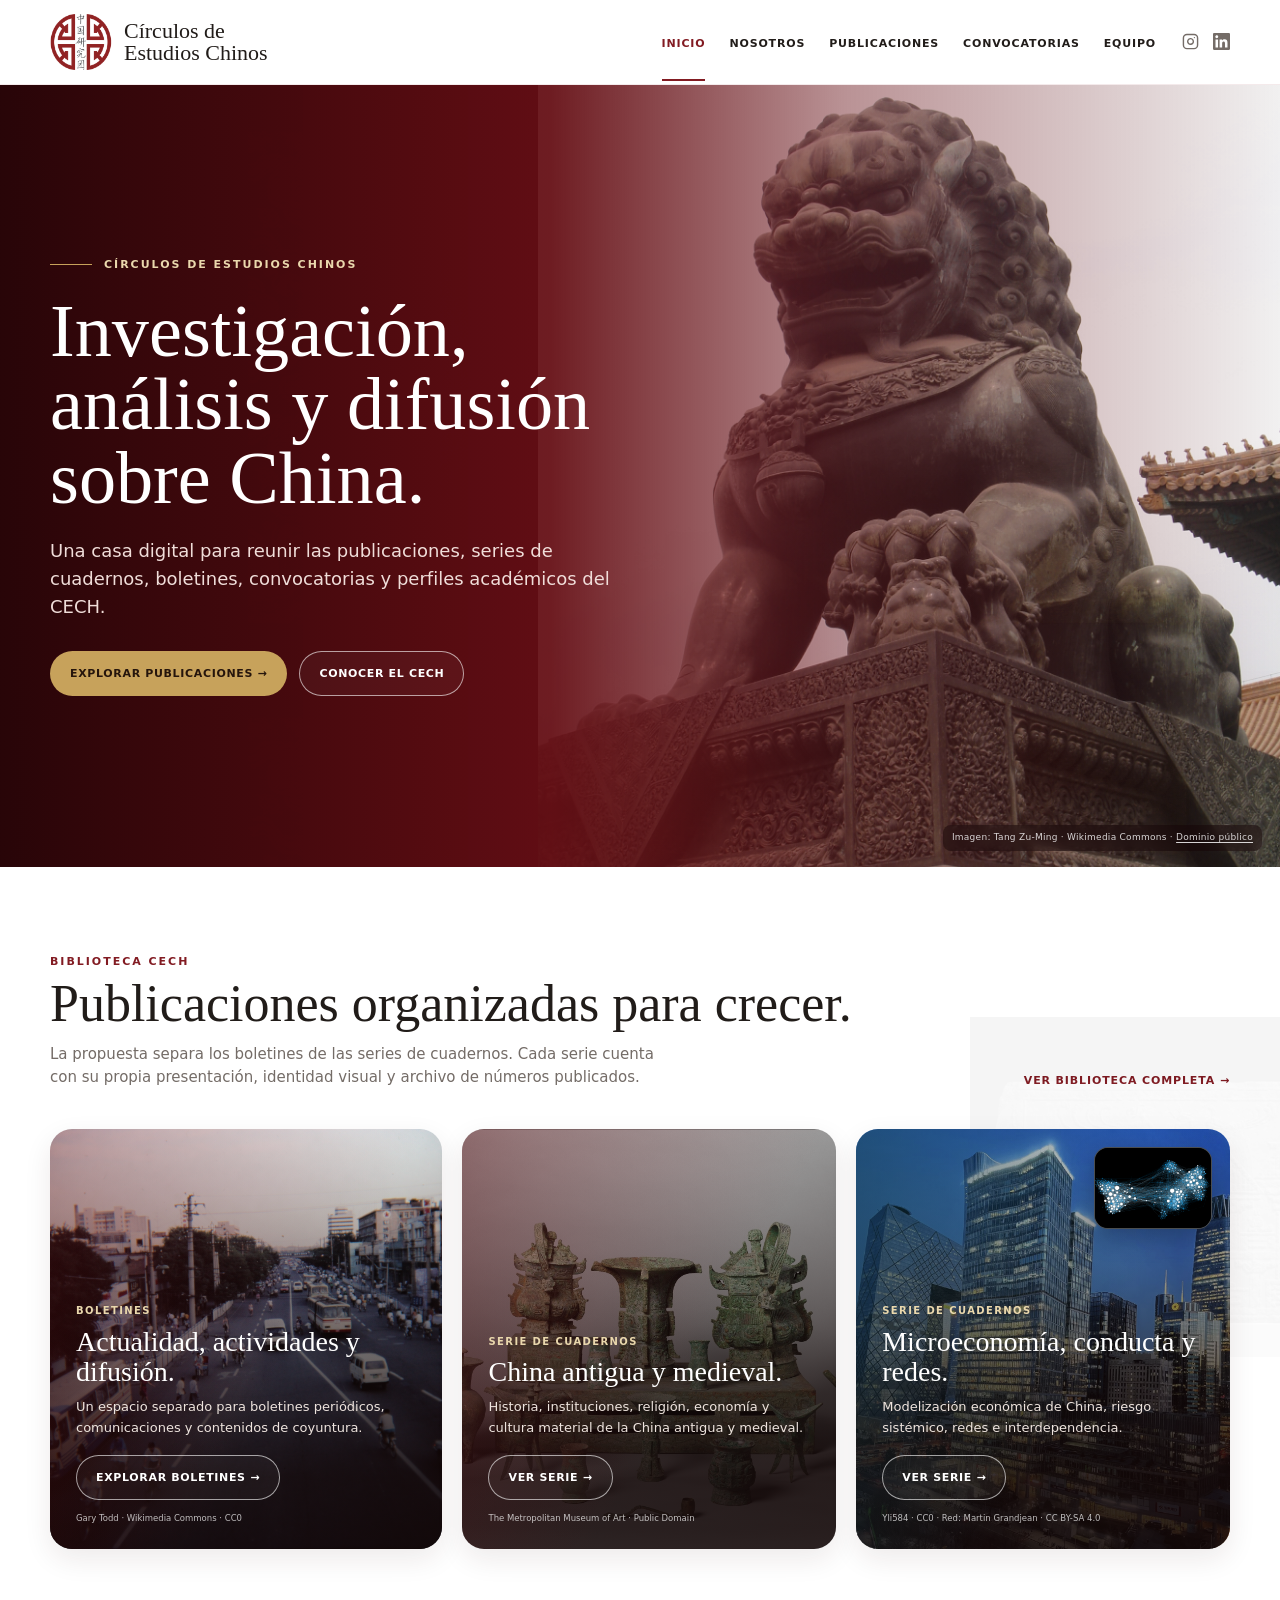
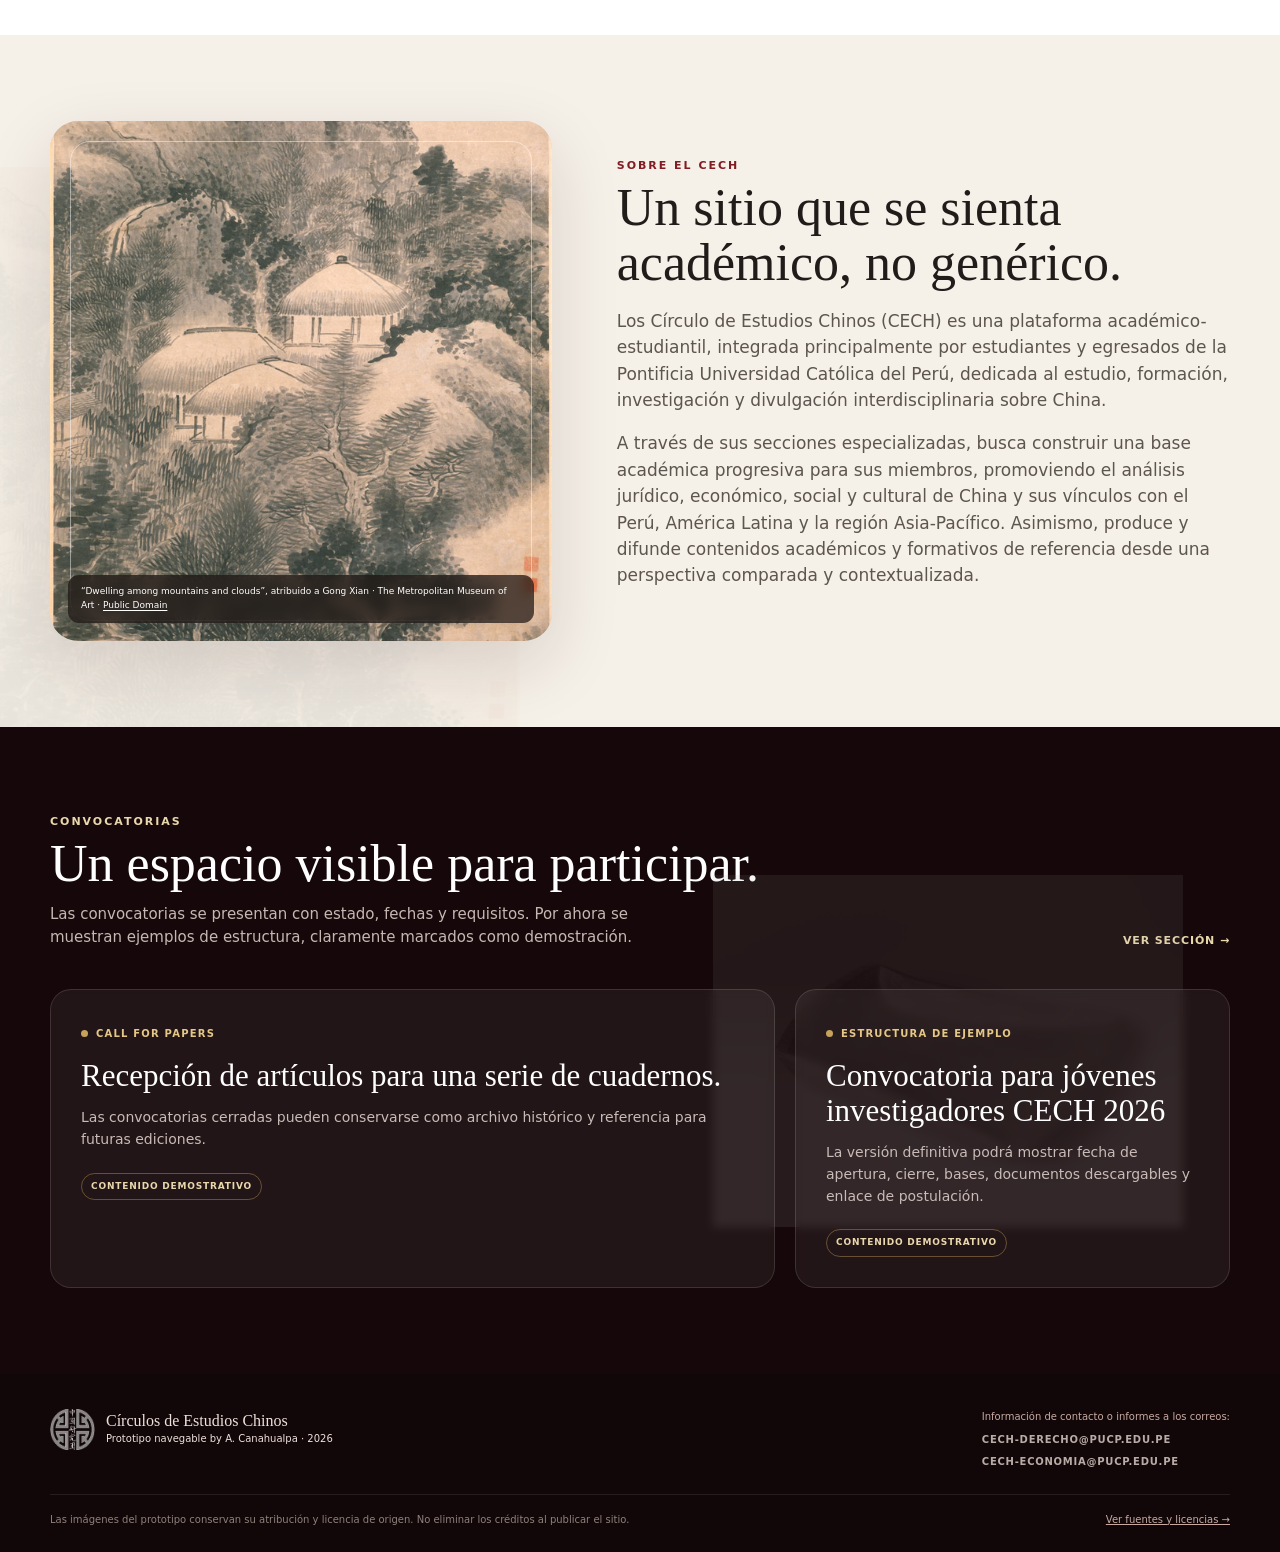
<file: index.html>
<!doctype html>
<html lang="es">
    <head>
        <meta charset="utf-8">
        <meta name="viewport" content="width=device-width,initial-scale=1">
        <meta name="description" content="Los Ciírculos de Estudios Chinos de 
        la Pontificia Universidad Católica del Perú en colaboración con el Instituto 
        Confucio promueve el estudio académico multidisciplinario sobre China. 
        Publicaciones, actividades, eventos y convocatorias">
        <title>CECH — Círculos de Estudios Chinos</title>
        <meta name="keywords" content="Ciírculos de Estudios Chinos - CECH">
        <link href="./assets/images/CECH-ICON.png" rel="icon">
        <link rel="stylesheet" href="./assets/css/styles.css">
    </head>
    <body>
        <header class="site-header">
            <div class="container nav">
            <a class="brand" href="./">
                <img src="./assets/images/Logo-CECH-main.png" alt="Logo CECH">
                <div class="brand-name">Círculos de<br>Estudios Chinos
                    <!---<small>Propuesta de sitio institucional</small>--->
                </div>
            </a>
            <button class="menu-btn" aria-label="Abrir menú">☰</button>
            <nav class="navlinks">
                <a href="./" class="active">Inicio</a>
                <a href="./nosotros/" class="">Nosotros</a>
                <a href="./publicaciones/" class="">Publicaciones</a>
                <a href="./convocatorias/" class="">Convocatorias</a>
                <a href="./equipo/" class="">Equipo</a>
                <div class="social-links">
                    <a href="https://www.instagram.com/cechpucp/" target="_blank" rel="noopener" aria-label="Instagram del CECH">
                        <svg viewBox="0 0 24 24" fill="none" stroke="currentColor" stroke-width="2" stroke-linecap="round" stroke-linejoin="round"><rect x="2" y="2" width="20" height="20" rx="5" ry="5"/><path d="M16 11.37A4 4 0 1 1 12.63 8 4 4 0 0 1 16 11.37z"/><line x1="17.5" y1="6.5" x2="17.5" y2="6.5"/></svg>
                    </a>
                    <a href="https://www.linkedin.com/company/círculo-de-estudios-chinos-sección-derecho/" target="_blank" rel="noopener" aria-label="LinkedIn del CECH">
                        <svg viewBox="0 0 24 24" fill="currentColor"><path d="M20.447 20.452h-3.554v-5.569c0-1.328-.027-3.037-1.852-3.037-1.853 0-2.136 1.445-2.136 2.939v5.667H9.351V9h3.414v1.561h.046c.477-.9 1.637-1.85 3.37-1.85 3.601 0 4.267 2.37 4.267 5.455v6.286zM5.337 7.433c-1.144 0-2.063-.926-2.063-2.065 0-1.138.92-2.063 2.063-2.063 1.14 0 2.064.925 2.064 2.063 0 1.139-.925 2.065-2.064 2.065zm1.782 13.019H3.555V9h3.564v11.452zM22.225 0H1.771C.792 0 0 .774 0 1.729v20.542C0 23.227.792 24 1.771 24h20.451C23.2 24 24 23.227 24 22.271V1.729C24 .774 23.2 0 22.222 0h.003z"/></svg>
                    </a>
                </div>
                <!---<a href="./creditos/" class="">Créditos</a>--->
            </nav>
            </div>
        </header>
            <main>
                <section class="home-hero" id="inicio">
                    <img class="hero-photo" src="./assets/images/leon-guardian-ciudad-prohibida.png" alt="León guardián de bronce en la Ciudad Prohibida de Beijing">
                    <div class="container hero-inner">
                        <div class="hero-copy">
                            <div class="hero-eyebrow">Círculos de Estudios Chinos</div>
                            <h1>Investigación, análisis y difusión sobre China.</h1>
                            <p>Una casa digital para reunir las publicaciones, series de cuadernos, boletines, convocatorias y perfiles académicos del CECH.</p>
                            <div class="actions">
                                <a class="btn btn-gold" href="publicaciones/">Explorar publicaciones →</a>
                                <a class="btn btn-light" href="#nosotros">Conocer el CECH</a>
                            </div>
                        </div>
                    </div>
                    <div class="hero-credit">Imagen: Tang Zu-Ming · Wikimedia Commons · 
                        <a href="https://commons.wikimedia.org/wiki/File:Beijing_Forbidden_City_Imperial_Guardian_Lions.jpg" target="_blank" rel="noopener">Dominio público</a>
                    </div>
                </section>
<!---------------------------- Inicio Biblioteca CECH ------------------------------------>
                <section class="publication-hub">
                    <div class="container">
                        <div class="section-head">
                        <div>
                            <div class="kicker">Biblioteca CECH</div>
                            <h2 class="section-title">Publicaciones organizadas para crecer.</h2>
                            <p class="section-desc">La propuesta separa los boletines de las series de cuadernos. Cada serie 
                                cuenta con su propia presentación, identidad visual y archivo de números publicados.</p>
                        </div>
                            <a class="section-link" href="./publicaciones/">Ver biblioteca completa →</a>
                        </div>
                        <div class="hub-grid">
                            <a class="hub-card wine" href="./publicaciones#boletines">
                                <img src="./assets/images/beijing-calle-1991.png" alt="Calle de Beijing en 1991">
                                <div class="hub-content">
                                    <div class="hub-label">Boletines</div>
                                    <h3>Actualidad, actividades y difusión.</h3>
                                    <p>Un espacio separado para boletines periódicos, comunicaciones y contenidos de coyuntura.</p>
                                    <span class="btn btn-light">Explorar boletines →</span>
                                    <div class="inline-credit">Gary Todd · Wikimedia Commons · CC0</div>
                                </div>
                            </a>
                                <a class="hub-card wine" href="./publicaciones/serie-china-antigua/">
                                    <img src="./assets/images/conjunto-ritual-bronce.jpg" alt="Conjunto ritual de bronce de China antigua">
                                    <div class="hub-content">
                                        <div class="hub-label">Serie de cuadernos</div>
                                        <h3>China antigua y medieval.</h3>
                                        <p>Historia, instituciones, religión, economía y cultura material de la China antigua y medieval.</p>
                                        <span class="btn btn-light">Ver serie →</span>
                                        <div class="inline-credit">The Metropolitan Museum of Art · Public Domain</div>
                                    </div>
                                </a>
                            <a class="hub-card petrol" href="./publicaciones/serie-microeconomia/">
                                <img src="./assets/images/beijing-guomao-cbd.png" alt="Distrito financiero Guomao de Beijing">
                                <div class="network-chip">
                                    <img src="./assets/images/red-social-visualizacion.png" alt="Visualización de red"></div>
                                <div class="hub-content">
                                    <div class="hub-label">Serie de cuadernos</div>
                                    <h3>Microeconomía, conducta y redes.</h3>
                                    <p>Modelización económica de China, riesgo sistémico, redes e interdependencia.</p>
                                    <span class="btn btn-light">Ver serie →</span>
                                    <div class="inline-credit">Yli584 · CC0 · Red: Martin Grandjean · CC BY-SA 4.0</div>
                                </div>
                            </a>
                        </div>
                    </div>
                </section><!--Fin Biblioteca CECH------------>
<!----------------------------------- Inicio Nosotros CECH-------------------------------->
                <section class="about" id="nosotros">
                    <div class="container about-grid">
                        <div class="art-panel">
                            <img src="./assets/images/paisaje-montanas-nubes.jpg" alt="Paisaje chino de montañas y nubes">
                            <div class="art-caption">“Dwelling among mountains and clouds”, atribuido a Gong Xian · The Metropolitan Museum of Art · 
                                <a href="https://www.metmuseum.org/art/collection/search/49133" target="_blank" rel="noopener">Public Domain</a>
                            </div>
                        </div>
                        <div class="about-copy">
                            <div class="kicker">Sobre el CECH</div>
                            <h2 class="section-title">Un sitio que se sienta académico, no genérico.</h2>
                            <p> Los Círculo de Estudios Chinos (CECH) es una plataforma académico-estudiantil, integrada 
                                principalmente por estudiantes y egresados de la Pontificia Universidad Católica del Perú, 
                                dedicada al estudio, formación, investigación y divulgación interdisciplinaria sobre 
                                China.</p>
                            <p> A través de sus secciones especializadas, busca construir una base académica 
                                progresiva para sus miembros, promoviendo el análisis jurídico, económico, social y 
                                cultural de China y sus vínculos con el Perú, América Latina y la región Asia-Pacífico. 
                                Asimismo, produce y difunde contenidos académicos y formativos de referencia desde 
                                una perspectiva comparada y contextualizada.</p>
                            <!--<div class="value-grid">
                                <div class="value"><b>Investigación rigurosa</b>
                                    <span>Publicaciones con ficha, autoría, fecha, serie y acceso directo al documento.</span>
                                </div>
                                <div class="value">
                                    <b>Archivo ordenado</b>
                                    <span>Boletines y cuadernos se distinguen desde la navegación.</span>
                                </div>
                                <div class="value">
                                    <b>Identidad editorial</b>
                                    <span>Cada serie puede crecer sin perder su propia personalidad visual.</span>
                                </div>
                                <div class="value">
                                    <b>Acceso abierto</b>
                                    <span>El sitio puede funcionar como repositorio público de investigaciones y convocatorias.</span>
                                </div>
                            </div>-->
                        </div>
                    </div>
                </section><!--Fin Nosotros CECH------------>
<!----------------------------------- Inicio Convocatoria CECH-------------------------------->
                <section class="calls-home">
                    <div class="container">
                        <div class="section-head">
                            <div>
                                <div class="kicker">Convocatorias</div>
                                <h2 class="section-title">Un espacio visible para participar.</h2>
                                <p class="section-desc">Las convocatorias se presentan con estado, fechas y requisitos. Por ahora se muestran ejemplos de estructura, claramente marcados como demostración.</p>
                            </div>
                            <a class="section-link" style="color:#ead8ad" href="./convocatorias/">Ver sección →</a>
                        </div>
                        <div class="call-grid">
                            <!--Primer globo Convocatoria CECH------------>
                            <div class="call-card">
                                <div class="status">Call for papers</div>
                                <h3>Recepción de artículos para una serie de cuadernos.</h3>
                                <p>Las convocatorias cerradas pueden conservarse como archivo histórico y referencia para futuras ediciones.</p>
                                <span class="demo">Contenido demostrativo</span>
                            </div><!--Fin Primer globo Convocatoria CECH------------>
                            <!--Segundo globo Convocatoria CECH------------>
                            <div class="call-card">
                                <div class="status">Estructura de ejemplo</div>
                                <h3>Convocatoria para jóvenes investigadores CECH 2026</h3>
                                <p>La versión definitiva podrá mostrar fecha de apertura, cierre, bases, documentos descargables y enlace de postulación.</p>
                                <span class="demo">Contenido demostrativo</span>
                            </div><!--Fin Segundo globo Convocatoria CECH------------>
                        </div>
                    </div>
                </section><!--Fin Convocatoria CECH------------>
            </main>
            <footer class="site-footer">
                <div class="container">
                    <div class="footer-top">
                        <div class="footer-brand">
                            <img src="./assets/images/Logo-CECH-main.png" alt="">
                            <div><b>Círculos de Estudios Chinos</b><br>
                                <span>Prototipo navegable by A. Canahualpa · 2026</span>
                            </div>
                        </div>
                        <div class="footer-links" style="flex-direction:column;align-items:flex-start;gap:7px">
                            <span style="text-transform:none;letter-spacing:0;font-weight:400;color:#c8aaa3">Información de contacto o informes a los correos:</span>
                            <a href="mailto:cech-derecho@pucp.edu.pe">cech-derecho@pucp.edu.pe</a>
                            <a href="mailto:cech-economia@pucp.edu.pe">cech-economia@pucp.edu.pe</a>
                        </div>
                    </div>
                    <div class="footer-credit-note">
                        <span>Las imágenes del prototipo conservan su atribución y licencia de origen. No eliminar los créditos al publicar el sitio.</span>
                        <span><a href="./creditos/">Ver fuentes y licencias →</a></span>
                    </div>
                </div>
            </footer>
        <script src="./assets/js/main.js"></script>
    </body>
</html>
</file>
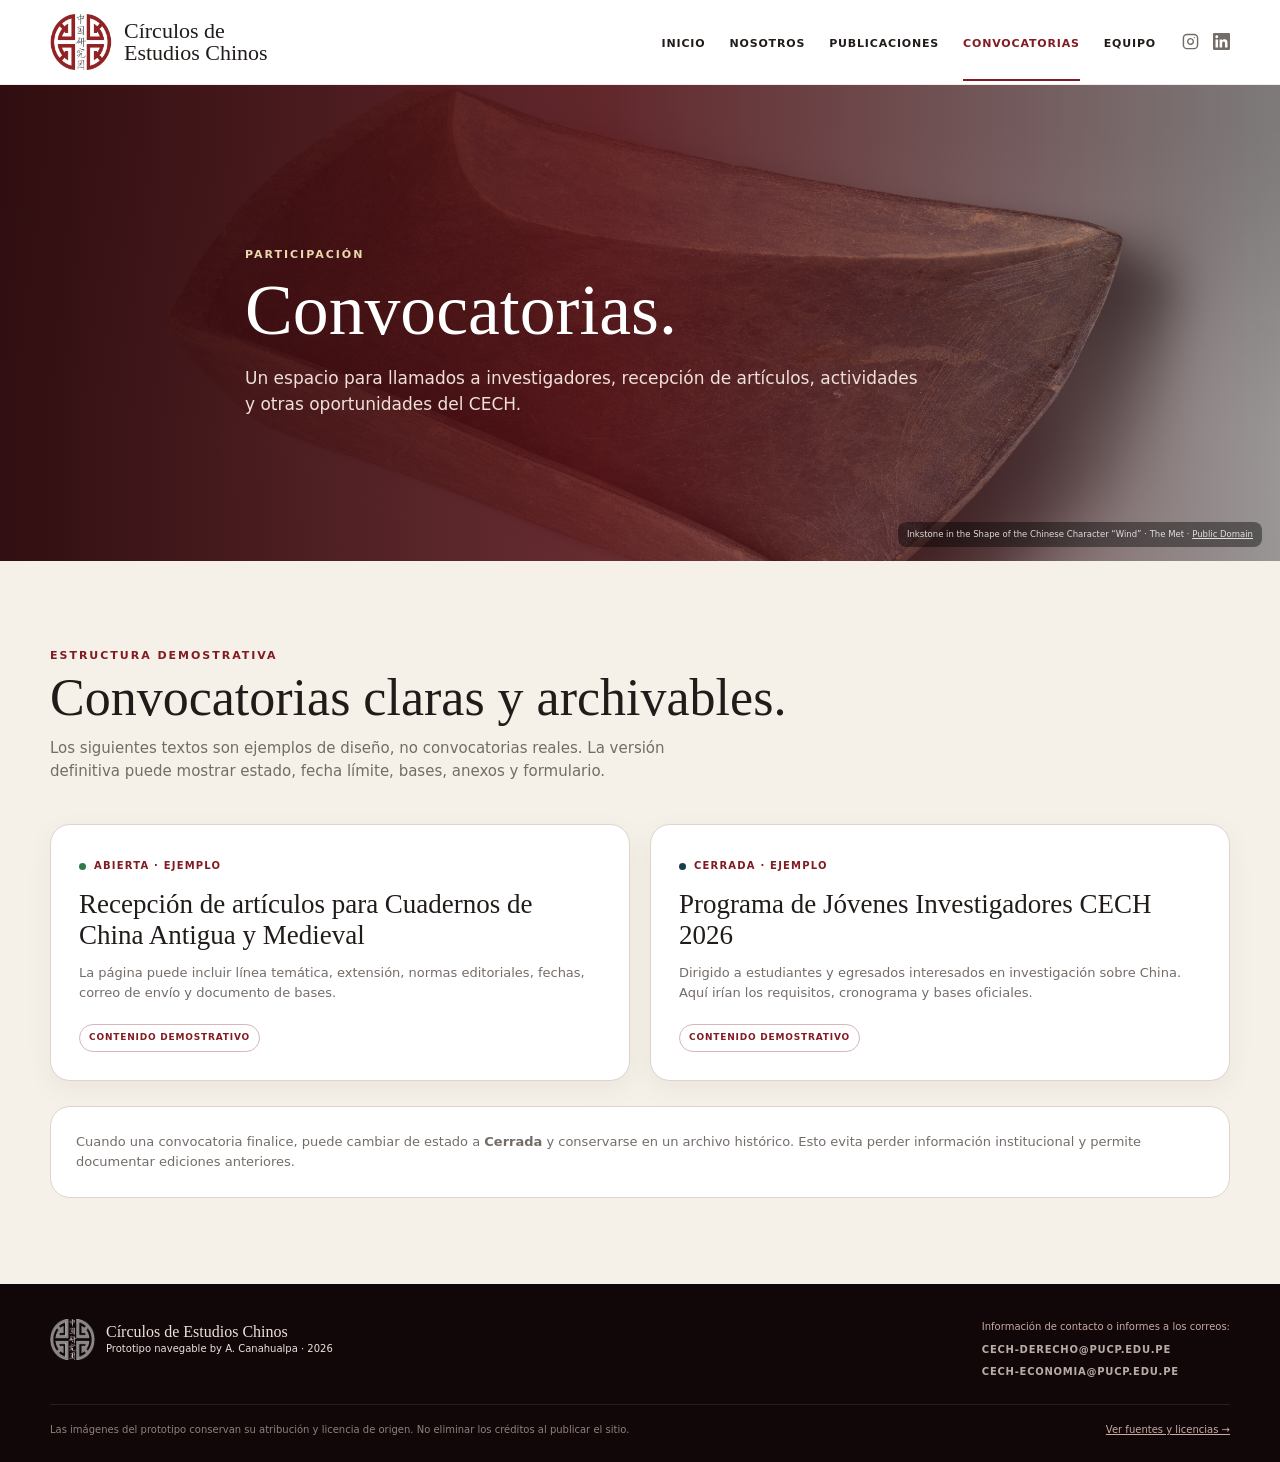
<file: convocatorias/index.html>
<!doctype html>
<html lang="es">
    <head>
        <meta charset="utf-8">
        <meta name="viewport" content="width=device-width,initial-scale=1">
        <meta name="description" content="Convocatorias y oportunidades del CECH.">
        <title>Convocatorias — CECH</title>
        <link href="../assets/images/CECH-ICON.png" rel="icon">
        <link rel="stylesheet" href="../assets/css/styles.css">
    </head>
    <body>
        <header class="site-header">
            <div class="container nav">
                <a class="brand" href="./">
                    <img src="../assets/images/Logo-CECH-main.png" alt="Logo CECH">
                    <div class="brand-name">
                        Círculos de<br>Estudios Chinos
                        <!---<small>Propuesta de sitio institucional</small>--->
                    </div>
                </a>
                <button class="menu-btn" aria-label="Abrir menú">☰</button>
                <nav class="navlinks">
                    <a href="../" class="">Inicio</a>
                    <a href="../nosotros/" class="">Nosotros</a>
                    <a href="../publicaciones/" class="">Publicaciones</a>
                    <a href="../convocatorias/" class="active">Convocatorias</a>
                    <a href="../equipo/" class="">Equipo</a>
                    <div class="social-links">
                    <a href="https://www.instagram.com/cechpucp/" target="_blank" rel="noopener" aria-label="Instagram del CECH">
                        <svg viewBox="0 0 24 24" fill="none" stroke="currentColor" stroke-width="2" stroke-linecap="round" stroke-linejoin="round"><rect x="2" y="2" width="20" height="20" rx="5" ry="5"/><path d="M16 11.37A4 4 0 1 1 12.63 8 4 4 0 0 1 16 11.37z"/><line x1="17.5" y1="6.5" x2="17.5" y2="6.5"/></svg>
                    </a>
                    <a href="https://www.linkedin.com/company/círculo-de-estudios-chinos-sección-derecho/" target="_blank" rel="noopener" aria-label="LinkedIn del CECH">
                        <svg viewBox="0 0 24 24" fill="currentColor"><path d="M20.447 20.452h-3.554v-5.569c0-1.328-.027-3.037-1.852-3.037-1.853 0-2.136 1.445-2.136 2.939v5.667H9.351V9h3.414v1.561h.046c.477-.9 1.637-1.85 3.37-1.85 3.601 0 4.267 2.37 4.267 5.455v6.286zM5.337 7.433c-1.144 0-2.063-.926-2.063-2.065 0-1.138.92-2.063 2.063-2.063 1.14 0 2.064.925 2.064 2.063 0 1.139-.925 2.065-2.064 2.065zm1.782 13.019H3.555V9h3.564v11.452zM22.225 0H1.771C.792 0 0 .774 0 1.729v20.542C0 23.227.792 24 1.771 24h20.451C23.2 24 24 23.227 24 22.271V1.729C24 .774 23.2 0 22.222 0h.003z"/></svg>
                    </a>
                </div>
                    <!---<a href="../creditos/" class="">Créditos</a>--->
                </nav>
            </div>
        </header>
        <main>
            <section class="page-hero">
                <img class="backdrop" src="../assets/images/tintero-caracter-viento.jpg" alt="Tintero chino en forma del carácter Viento">
                <div class="container page-hero-content">
                    <div class="kicker">Participación</div>
                    <h1>Convocatorias.</h1>
                    <p>Un espacio para llamados a investigadores, recepción de artículos, actividades y otras 
                        oportunidades del CECH.</p>
                </div>
                <div class="page-credit">Inkstone in the Shape of the Chinese Character “Wind” · The Met · 
                    <a href="https://www.metmuseum.org/art/collection/search/41873" target="_blank">Public Domain</a>
                </div>
            </section>
            <section class="calls-page">
                <div class="container">
                    <div class="section-head">
                        <div>
                            <div class="kicker">Estructura demostrativa</div>
                            <h2 class="section-title">Convocatorias claras y archivables.</h2>
                            <p class="section-desc">Los siguientes textos son ejemplos de diseño, no convocatorias 
                                reales. La versión definitiva puede mostrar estado, fecha límite, bases, anexos y 
                                formulario.</p>
                        </div>
                    </div>
                    <!---- Inicio de globos de texto ------------------------------------>
                    <div class="call-list">
                        <!--inicio de Primer globo de texto------------>
                        <div class="call-box">
                            <div class="status is-open">Abierta · ejemplo</div>
                            <h2>Recepción de artículos para Cuadernos de China Antigua y Medieval</h2>
                            <p>La página puede incluir línea temática, extensión, normas editoriales, fechas, 
                                correo de envío y documento de bases.</p>
                            <span class="demo" style="color:#821b22;border-color:#d9b7b9">Contenido demostrativo</span>
                        </div><!--Fin de Primer globo de texto------------>

                        <!--Inicio de Segundo globo de texto----------->
                        <div class="call-box">
                            <div class="status is-closed">Cerrada · ejemplo</div>
                            <h2>Programa de Jóvenes Investigadores CECH 2026</h2>
                            <p>Dirigido a estudiantes y egresados interesados en investigación sobre China. Aquí 
                                irían los requisitos, cronograma y bases oficiales.</p>
                            <span class="demo" style="color:#821b22;border-color:#d9b7b9">Contenido demostrativo</span>
                        </div><!--Fin de Segundo globo de texto----------->
                    
                    </div><!---- Fin de globos de texto ------------------------------------>
                    
                    <div class="info-panel">Cuando una convocatoria finalice, puede cambiar de estado a <b>Cerrada</b> y 
                        conservarse en un archivo histórico. Esto evita perder información institucional y permite documentar 
                        ediciones anteriores.</div>
                </div>
            </section>
        </main>
        <footer class="site-footer">
            <div class="container">
                <div class="footer-top">
                    <div class="footer-brand">
                        <img src="../assets/images/Logo-CECH-main.png" alt="">
                        <div><b>Círculos de Estudios Chinos</b><br>
                            <span>Prototipo navegable by A. Canahualpa · 2026</span>
                        </div>
                    </div>
                    <div class="footer-links" style="flex-direction:column;align-items:flex-start;gap:7px">
                        <span style="text-transform:none;letter-spacing:0;font-weight:400;color:#c8aaa3">Información de contacto o informes a los correos:</span>
                        <a href="mailto:cech-derecho@pucp.edu.pe">cech-derecho@pucp.edu.pe</a>
                        <a href="mailto:cech-economia@pucp.edu.pe">cech-economia@pucp.edu.pe</a>
                    </div>
                </div>
                <div class="footer-credit-note">
                    <span>Las imágenes del prototipo conservan su atribución y licencia de origen. No eliminar 
                        los créditos al publicar el sitio.</span>
                    <span><a href="../creditos/">Ver fuentes y licencias →</a></span>
                </div>
            </div>
        </footer>
        <script src="../assets/js/main.js"></script>
    </body>
</html>
</file>
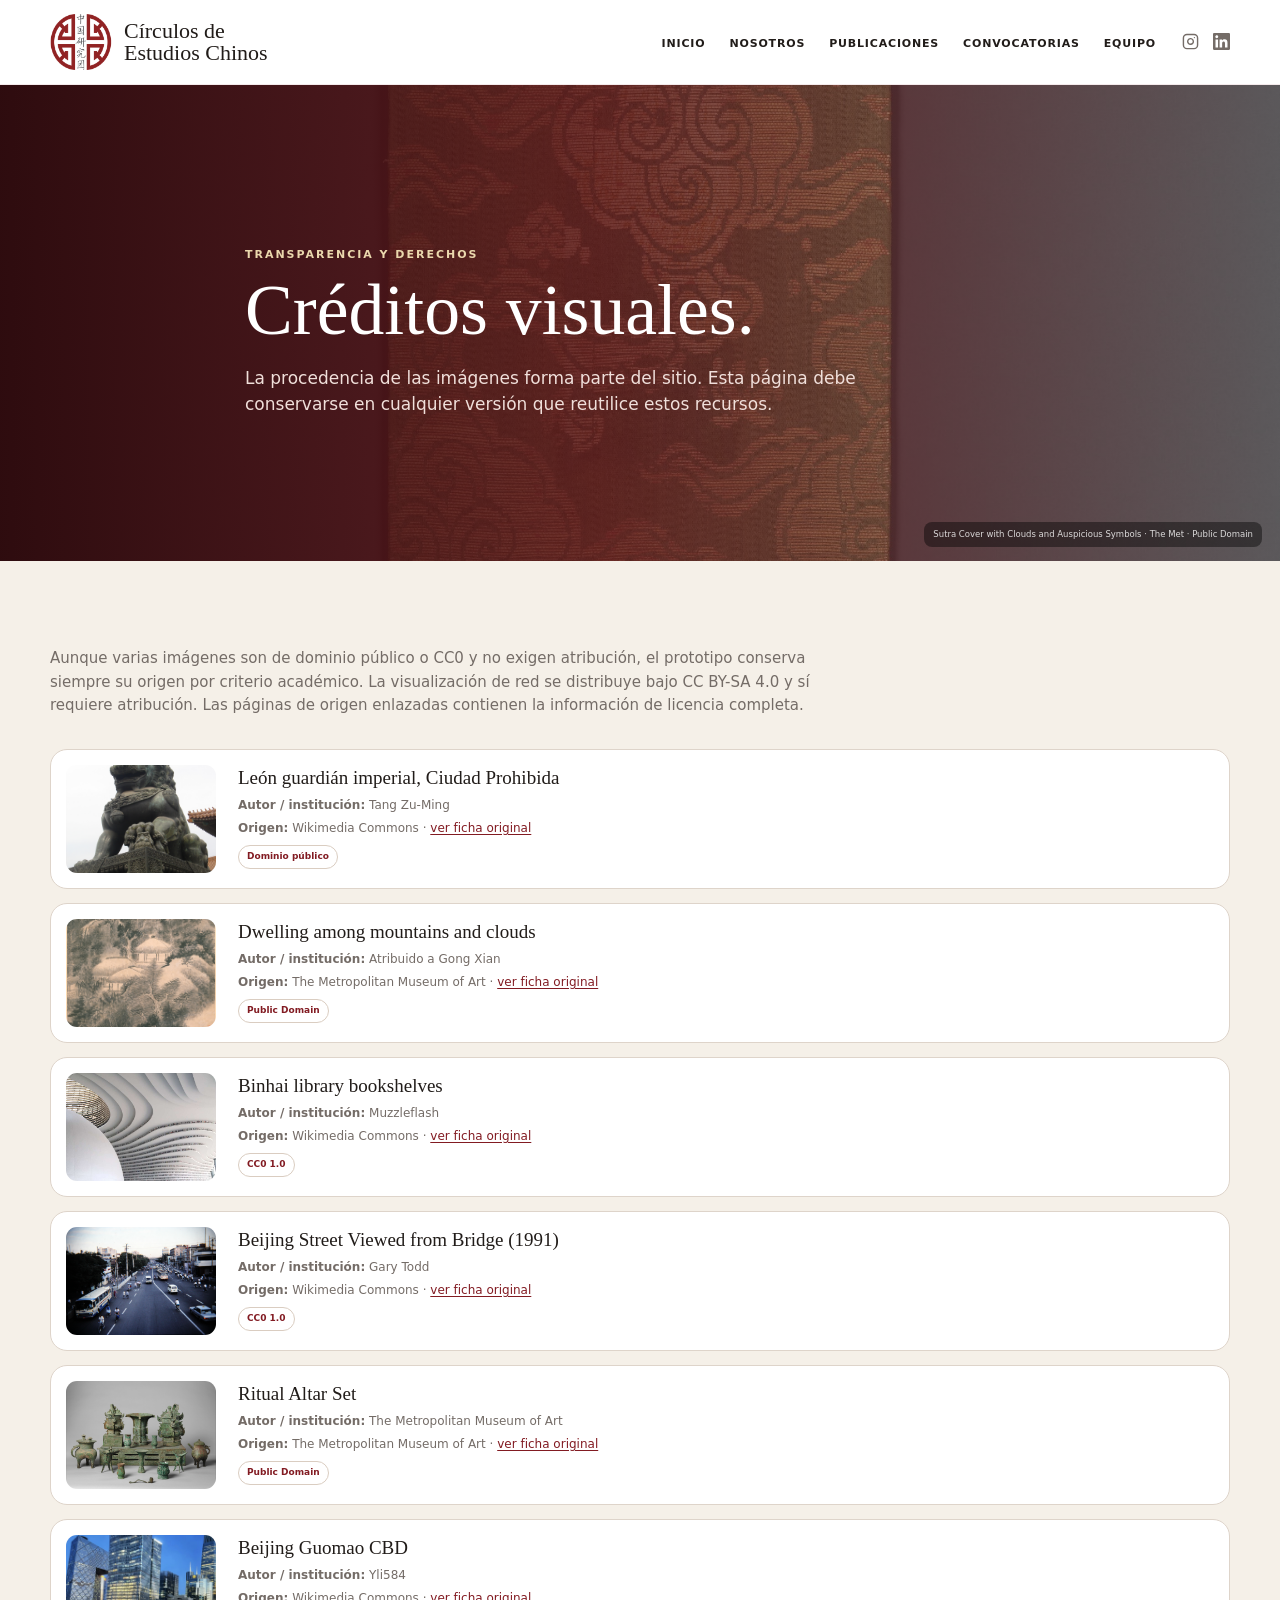
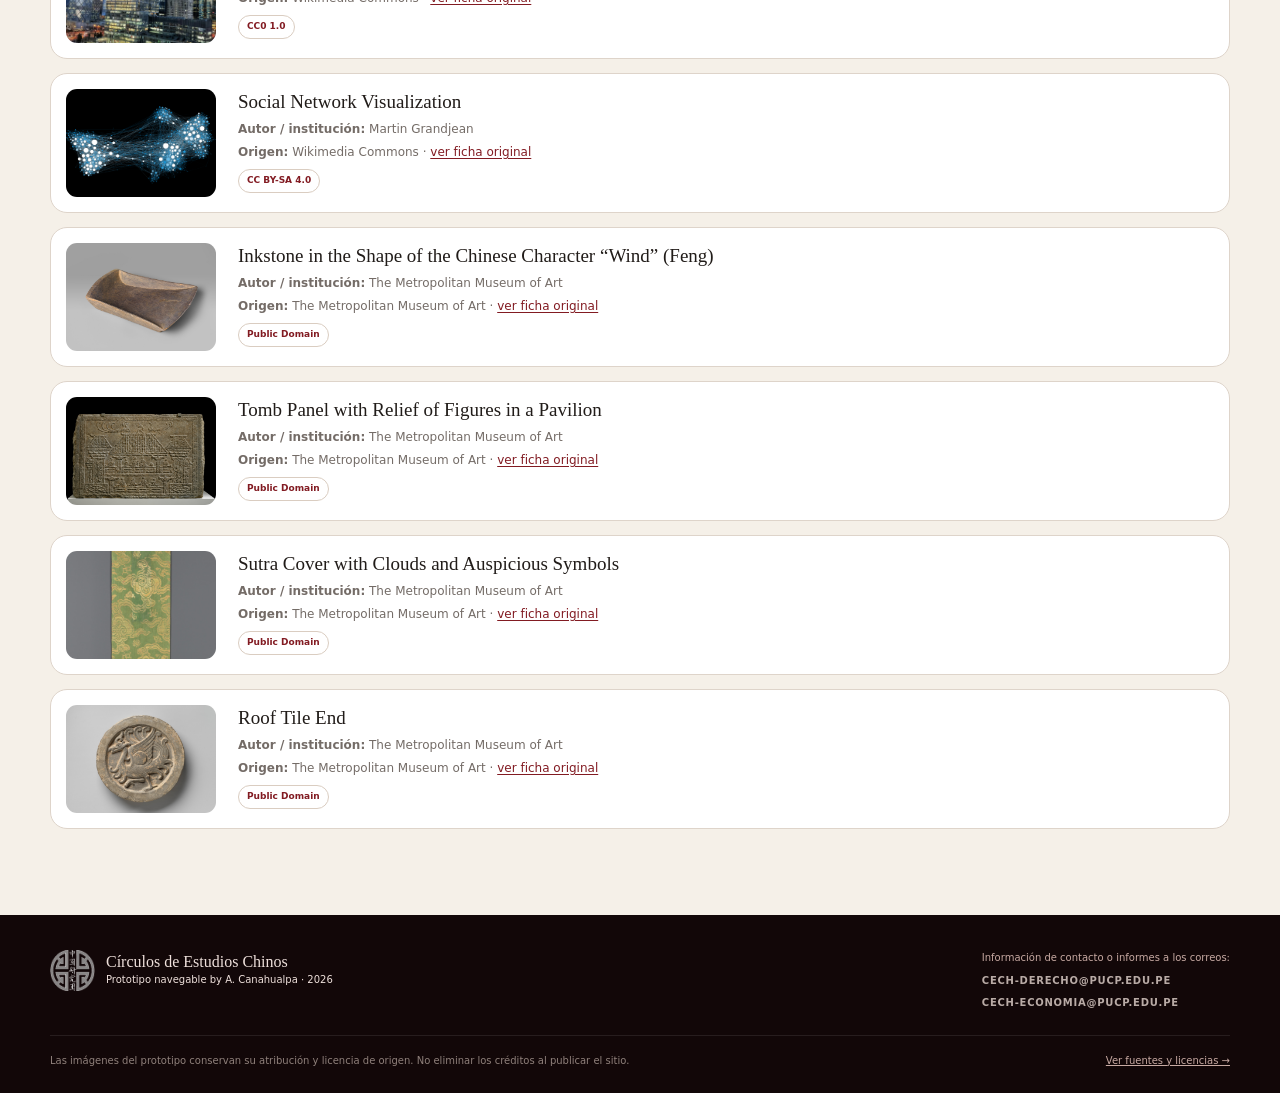
<file: creditos/index.html>
<!doctype html>
<html lang="es">
    <head>
        <meta charset="utf-8">
        <meta name="viewport" content="width=device-width,initial-scale=1">
        <meta name="description" content="Créditos, procedencia y licencias de las imágenes utilizadas.">
        <title>Créditos visuales — CECH</title>
        <link href="../assets/images/CECH-ICON.png" rel="icon">
        <link rel="stylesheet" href="../assets/css/styles.css">
    </head>
    <body>
        <header class="site-header">
            <div class="container nav">
                <a class="brand" href="./">
                    <img src="../assets/images/Logo-CECH-main.png" alt="Logo CECH">
                    <div class="brand-name">Círculos de<br>Estudios Chinos
                        <!---<small>Propuesta de sitio institucional</small>--->
                    </div>
                </a>
                <button class="menu-btn" aria-label="Abrir menú">☰</button>
                <nav class="navlinks">
                    <a href="../" class="">Inicio</a>
                    <a href="../nosotros/" class="">Nosotros</a>
                    <a href="../publicaciones/" class="">Publicaciones</a>
                    <a href="../convocatorias/" class="">Convocatorias</a>
                    <a href="../equipo/" class="">Equipo</a>
                    <div class="social-links">
                    <a href="https://www.instagram.com/cechpucp/" target="_blank" rel="noopener" aria-label="Instagram del CECH">
                        <svg viewBox="0 0 24 24" fill="none" stroke="currentColor" stroke-width="2" stroke-linecap="round" stroke-linejoin="round"><rect x="2" y="2" width="20" height="20" rx="5" ry="5"/><path d="M16 11.37A4 4 0 1 1 12.63 8 4 4 0 0 1 16 11.37z"/><line x1="17.5" y1="6.5" x2="17.5" y2="6.5"/></svg>
                    </a>
                    <a href="https://www.linkedin.com/company/círculo-de-estudios-chinos-sección-derecho/" target="_blank" rel="noopener" aria-label="LinkedIn del CECH">
                        <svg viewBox="0 0 24 24" fill="currentColor"><path d="M20.447 20.452h-3.554v-5.569c0-1.328-.027-3.037-1.852-3.037-1.853 0-2.136 1.445-2.136 2.939v5.667H9.351V9h3.414v1.561h.046c.477-.9 1.637-1.85 3.37-1.85 3.601 0 4.267 2.37 4.267 5.455v6.286zM5.337 7.433c-1.144 0-2.063-.926-2.063-2.065 0-1.138.92-2.063 2.063-2.063 1.14 0 2.064.925 2.064 2.063 0 1.139-.925 2.065-2.064 2.065zm1.782 13.019H3.555V9h3.564v11.452zM22.225 0H1.771C.792 0 0 .774 0 1.729v20.542C0 23.227.792 24 1.771 24h20.451C23.2 24 24 23.227 24 22.271V1.729C24 .774 23.2 0 22.222 0h.003z"/></svg>
                    </a>
                </div>
                    <!---<a href="../creditos/" class="">Créditos</a>--->
                </nav>
            </div>
        </header>
        <main>
            <section class="page-hero">
                <img class="backdrop" src="../assets/images/patron-nubes-ming.jpg" alt="Cubierta de sutra con nubes y símbolos auspiciosos">
                <div class="container page-hero-content">
                    <div class="kicker">Transparencia y derechos</div>
                    <h1>Créditos visuales.</h1>
                    <p>La procedencia de las imágenes forma parte del sitio. Esta página debe conservarse en 
                        cualquier versión que reutilice estos recursos.</p>
                </div>
                <div class="page-credit">Sutra Cover with Clouds and Auspicious Symbols · The Met · Public Domain
                </div>
            </section>
            <section class="credits">
                <div class="container">
                    <div class="credit-intro">Aunque varias imágenes son de dominio público o CC0 y no exigen 
                        atribución, el prototipo conserva siempre su origen por criterio académico. La 
                        visualización de red se distribuye bajo CC BY-SA 4.0 y sí requiere atribución. 
                        Las páginas de origen enlazadas contienen la información de licencia completa.
                    </div>
                    <div class="credit-list">
                        <article class="credit-item">
                            <div class="credit-thumb">
                                <img src="../assets/images/leon-guardian-ciudad-prohibida.png" alt="León guardián imperial, Ciudad Prohibida">
                            </div>
                            <div class="credit-info">
                                <h3>León guardián imperial, Ciudad Prohibida</h3>
                                <p><b>Autor / institución:</b> Tang Zu-Ming</p>
                                <p><b>Origen:</b> Wikimedia Commons · 
                                    <a href="https://commons.wikimedia.org/wiki/File:Beijing_Forbidden_City_Imperial_Guardian_Lions.jpg" target="_blank" rel="noopener">ver ficha original</a>
                                </p>
                                <span class="license">Dominio público</span>
                            </div>
                        </article>
                        <article class="credit-item">
                            <div class="credit-thumb">
                                <img src="../assets/images/paisaje-montanas-nubes.jpg" alt="Dwelling among mountains and clouds"></div>
                                <div class="credit-info">
                                    <h3>Dwelling among mountains and clouds</h3>
                                    <p><b>Autor / institución:</b> Atribuido a Gong Xian</p>
                                    <p><b>Origen:</b> The Metropolitan Museum of Art · 
                                        <a href="https://www.metmuseum.org/art/collection/search/49133" target="_blank" rel="noopener">ver ficha original</a>
                                    </p><span class="license">Public Domain</span>
                                </div>
                        </article>
                        <article class="credit-item">
                            <div class="credit-thumb">
                                <img src="../assets/images/biblioteca-binhai.png" alt="Binhai library bookshelves">
                            </div>
                            <div class="credit-info"><h3>Binhai library bookshelves</h3>
                                <p><b>Autor / institución:</b> Muzzleflash</p>
                                <p><b>Origen:</b> Wikimedia Commons · 
                                    <a href="https://commons.wikimedia.org/wiki/File:Binhai_library_bookshelves.jpg" target="_blank" rel="noopener">ver ficha original</a>
                                </p><span class="license">CC0 1.0</span>
                            </div>
                        </article>
                        <article class="credit-item">
                            <div class="credit-thumb">
                                <img src="../assets/images/beijing-calle-1991.png" alt="Beijing Street Viewed from Bridge (1991)">
                            </div>
                            <div class="credit-info"><h3>Beijing Street Viewed from Bridge (1991)</h3>
                                <p><b>Autor / institución:</b> Gary Todd</p>
                                <p><b>Origen:</b> Wikimedia Commons · 
                                    <a href="https://commons.wikimedia.org/wiki/File:Beijing_Street_Viewed_from_Bridge_(10564054924).jpg" target="_blank" rel="noopener">ver ficha original</a>
                                </p><span class="license">CC0 1.0</span>
                            </div>
                        </article>
                        <article class="credit-item">
                            <div class="credit-thumb">
                                <img src="../assets/images/conjunto-ritual-bronce.jpg" alt="Ritual Altar Set">
                            </div>
                            <div class="credit-info">
                                <h3>Ritual Altar Set</h3>
                                <p><b>Autor / institución:</b> The Metropolitan Museum of Art</p>
                                <p><b>Origen:</b> The Metropolitan Museum of Art · 
                                    <a href="https://www.metmuseum.org/art/collection/search/76974" target="_blank" rel="noopener">ver ficha original</a>
                                </p><span class="license">Public Domain</span>
                            </div>
                        </article>
                        <article class="credit-item">
                            <div class="credit-thumb">
                                <img src="../assets/images/beijing-guomao-cbd.png" alt="Beijing Guomao CBD">
                            </div>
                            <div class="credit-info">
                                <h3>Beijing Guomao CBD</h3>
                                <p><b>Autor / institución:</b> Yli584</p>
                                <p><b>Origen:</b> Wikimedia Commons · 
                                    <a href="https://commons.wikimedia.org/wiki/File:Beijing_Guomao_CBD.jpg" target="_blank" rel="noopener">ver ficha original</a>
                                </p><span class="license">CC0 1.0</span>
                            </div>
                        </article>
                        <article class="credit-item">
                            <div class="credit-thumb">
                                <img src="../assets/images/red-social-visualizacion.png" alt="Social Network Visualization">
                            </div>
                            <div class="credit-info">
                                <h3>Social Network Visualization</h3>
                                <p><b>Autor / institución:</b> Martin Grandjean</p>
                                <p><b>Origen:</b> Wikimedia Commons · 
                                    <a href="https://commons.wikimedia.org/wiki/File:Social_Network_Visualization.png" target="_blank" rel="noopener">ver ficha original</a>
                                </p><span class="license">CC BY-SA 4.0</span>
                            </div>
                        </article>
                        <article class="credit-item">
                            <div class="credit-thumb">
                                <img src="../assets/images/tintero-caracter-viento.jpg" alt="Inkstone in the Shape of the Chinese Character “Wind” (Feng)">
                            </div>
                            <div class="credit-info">
                                <h3>Inkstone in the Shape of the Chinese Character “Wind” (Feng)</h3>
                                <p><b>Autor / institución:</b> The Metropolitan Museum of Art</p>
                                <p><b>Origen:</b> The Metropolitan Museum of Art · 
                                    <a href="https://www.metmuseum.org/art/collection/search/41873" target="_blank" rel="noopener">ver ficha original</a>
                                </p><span class="license">Public Domain</span>
                            </div>
                        </article>
                        <article class="credit-item">
                            <div class="credit-thumb">
                                <img src="../assets/images/relieve-pabellon-han.jpg" alt="Tomb Panel with Relief of Figures in a Pavilion">
                            </div>
                            <div class="credit-info">
                                <h3>Tomb Panel with Relief of Figures in a Pavilion</h3>
                                <p><b>Autor / institución:</b> The Metropolitan Museum of Art</p>
                                <p><b>Origen:</b> The Metropolitan Museum of Art · 
                                    <a href="https://www.metmuseum.org/art/collection/search/44791" target="_blank" rel="noopener">ver ficha original</a>
                                </p><span class="license">Public Domain</span>
                            </div>
                        </article>
                        <article class="credit-item">
                            <div class="credit-thumb">
                                <img src="../assets/images/patron-nubes-ming.jpg" alt="Sutra Cover with Clouds and Auspicious Symbols">
                            </div>
                            <div class="credit-info">
                                <h3>Sutra Cover with Clouds and Auspicious Symbols</h3>
                                <p><b>Autor / institución:</b> The Metropolitan Museum of Art</p>
                                <p><b>Origen:</b> The Metropolitan Museum of Art · 
                                    <a href="https://www.metmuseum.org/art/collection/search/76609" target="_blank" rel="noopener">ver ficha original</a>
                                </p><span class="license">Public Domain</span>
                            </div>
                        </article>
                        <article class="credit-item">
                            <div class="credit-thumb">
                                <img src="../assets/images/teja-han.png" alt="Roof Tile End">
                            </div>
                            <div class="credit-info">
                                <h3>Roof Tile End</h3>
                                <p><b>Autor / institución:</b> The Metropolitan Museum of Art</p>
                                <p><b>Origen:</b> The Metropolitan Museum of Art · 
                                    <a href="https://www.metmuseum.org/art/collection/search/49529" target="_blank" rel="noopener">ver ficha original</a>
                                </p><span class="license">Public Domain</span>
                            </div>
                        </article>
                    </div>
                </div>
            </section>
        </main>
        <footer class="site-footer">
            <div class="container">
                <div class="footer-top">
                    <div class="footer-brand">
                        <img src="../assets/images/Logo-CECH-main.png" alt="">
                        <div><b>Círculos de Estudios Chinos</b>
                            <br><span>Prototipo navegable by A. Canahualpa · 2026</span>
                        </div>
                    </div>
                    <div class="footer-links" style="flex-direction:column;align-items:flex-start;gap:7px">
                        <span style="text-transform:none;letter-spacing:0;font-weight:400;color:#c8aaa3">Información de contacto o informes a los correos:</span>
                        <a href="mailto:cech-derecho@pucp.edu.pe">cech-derecho@pucp.edu.pe</a>
                        <a href="mailto:cech-economia@pucp.edu.pe">cech-economia@pucp.edu.pe</a>
                    </div>
                </div>
                <div class="footer-credit-note">
                    <span>Las imágenes del prototipo conservan su atribución y licencia de origen. No 
                        eliminar los créditos al publicar el sitio.
                    </span>
                    <span><a href="../creditos/">Ver fuentes y licencias →</a></span>
                </div>
            </div>
        </footer>
        <script src="../assets/js/main.js"></script>
    </body>
</html>
</file>
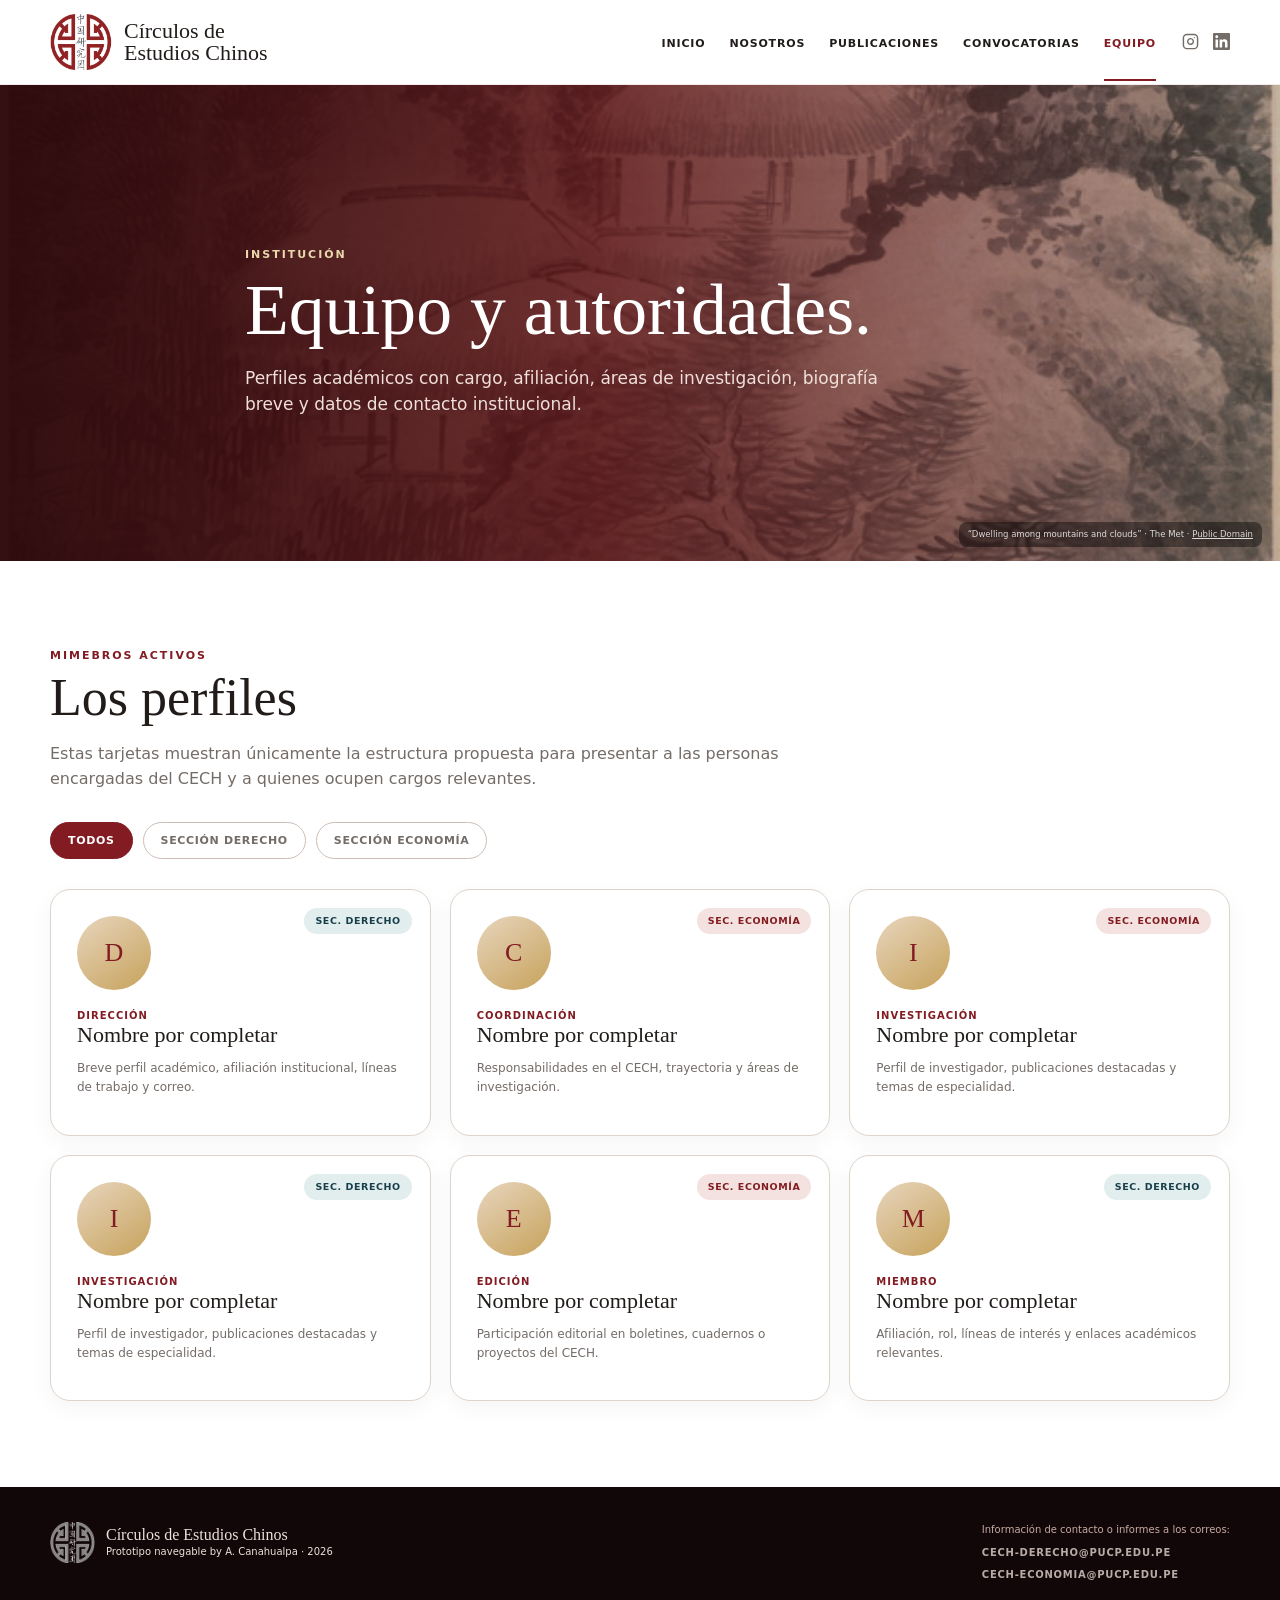
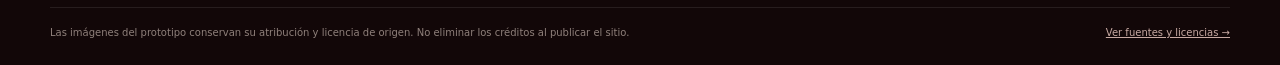
<file: equipo/index.html>
<!doctype html>
<html lang="es">
    <head>
        <meta charset="utf-8">
        <meta name="viewport" content="width=device-width,initial-scale=1">
        <meta name="description" content="Equipo y autoridades del CECH.">
        <title>Equipo — CECH</title>
        <link href="../assets/images/CECH-ICON.png" rel="icon">
        <link rel="stylesheet" href="../assets/css/styles.css">
        <style>
            /* PÁGINA EQUIPO — badge de sección + filtro, sobre las variables de styles.css */
            .section-badge{position:absolute;top:18px;right:18px;font-size:9.5px;text-transform:uppercase;letter-spacing:.06em;font-weight:850;padding:6px 11px;border-radius:999px}
            .section-badge.derecho{background:#e2edee;color:var(--petrol)}
            .section-badge.economia{background:#f3e2df;color:var(--wine)}

            .filter-bar{display:flex;gap:10px;flex-wrap:wrap;margin:26px 0 30px}
            .filter-btn{border:1px solid #cdbeb5;background:#fff;color:var(--muted);border-radius:999px;padding:9px 17px;font-size:11px;text-transform:uppercase;letter-spacing:.06em;font-weight:800;cursor:pointer;transition:.15s}
            .filter-btn:hover{border-color:var(--wine);color:var(--wine)}
            .filter-btn.active{background:var(--wine);border-color:var(--wine);color:#fff}
        </style>
    </head>
    <body>
        <header class="site-header">
            <div class="container nav">
                <a class="brand" href="./">
                    <img src="../assets/images/Logo-CECH-main.png" alt="Logo CECH">
                    <div class="brand-name">
                        Círculos de<br>Estudios Chinos
                        <!---<small>Propuesta de sitio institucional</small>--->
                    </div>
                </a>
                <button class="menu-btn" aria-label="Abrir menú">☰</button>
                <nav class="navlinks">
                    <a href="../" class="">Inicio</a>
                    <a href="../nosotros/" class="">Nosotros</a>
                    <a href="../publicaciones/" class="">Publicaciones</a>
                    <a href="../convocatorias/" class="">Convocatorias</a>
                    <a href="../equipo/" class="active">Equipo</a>
                    <div class="social-links">
                    <a href="https://www.instagram.com/cechpucp/" target="_blank" rel="noopener" aria-label="Instagram del CECH">
                        <svg viewBox="0 0 24 24" fill="none" stroke="currentColor" stroke-width="2" stroke-linecap="round" stroke-linejoin="round"><rect x="2" y="2" width="20" height="20" rx="5" ry="5"/><path d="M16 11.37A4 4 0 1 1 12.63 8 4 4 0 0 1 16 11.37z"/><line x1="17.5" y1="6.5" x2="17.5" y2="6.5"/></svg>
                    </a>
                    <a href="https://www.linkedin.com/company/círculo-de-estudios-chinos-sección-derecho/" target="_blank" rel="noopener" aria-label="LinkedIn del CECH">
                        <svg viewBox="0 0 24 24" fill="currentColor"><path d="M20.447 20.452h-3.554v-5.569c0-1.328-.027-3.037-1.852-3.037-1.853 0-2.136 1.445-2.136 2.939v5.667H9.351V9h3.414v1.561h.046c.477-.9 1.637-1.85 3.37-1.85 3.601 0 4.267 2.37 4.267 5.455v6.286zM5.337 7.433c-1.144 0-2.063-.926-2.063-2.065 0-1.138.92-2.063 2.063-2.063 1.14 0 2.064.925 2.064 2.063 0 1.139-.925 2.065-2.064 2.065zm1.782 13.019H3.555V9h3.564v11.452zM22.225 0H1.771C.792 0 0 .774 0 1.729v20.542C0 23.227.792 24 1.771 24h20.451C23.2 24 24 23.227 24 22.271V1.729C24 .774 23.2 0 22.222 0h.003z"/></svg>
                    </a>
                </div>
                    <!---<a href="../creditos/" class="">Créditos</a>--->
                </nav>
            </div>
        </header>
        <main>
            <section class="page-hero">
                <img class="backdrop" src="../assets/images/paisaje-montanas-nubes.jpg" alt="Paisaje chino con montañas y nubes">
                <div class="container page-hero-content">
                    <div class="kicker">Institución</div>
                    <h1>Equipo y autoridades.</h1>
                    <p>Perfiles académicos con cargo, afiliación, áreas de investigación, biografía breve y datos 
                        de contacto institucional.</p>
                </div>
                <div class="page-credit">“Dwelling among mountains and clouds” · The Met · 
                    <a href="https://www.metmuseum.org/art/collection/search/49133" target="_blank">Public Domain</a>
                </div>
            </section>
            <section class="team-page">
<!------------------------------------Inicio de Contenido -------------------------------------->                
                <div class="container">
                    <div class="kicker">Mimebros activos</div>
                    <h2 class="section-title">Los perfiles</h2>
                    <p class="team-note">Estas tarjetas muestran únicamente la 
                        estructura propuesta para presentar a las personas encargadas del CECH y a quienes ocupen 
                        cargos relevantes.</p>
                    <!----------------------Inicio Botones Secciones-------------->
                    <div class="filter-bar">
                        <button class="filter-btn active" data-filter="todos">Todos</button>
                        <button class="filter-btn" data-filter="derecho">Sección Derecho</button>
                        <button class="filter-btn" data-filter="economia">Sección Economía</button>
                    </div><!----------------------Fin Botones Secciones-------------->
                    <!----------------------Inicio Fichas de Información-------------->
                    <div class="team-grid">
                        <div class="team-card" data-seccion="derecho">
                            <div class="section-badge derecho">Sec. Derecho</div>
                            <div class="avatar">D</div><div class="role">Dirección</div>
                            <h3>Nombre por completar</h3><p>Breve perfil académico, afiliación institucional, 
                                líneas de trabajo y correo.</p>
                        </div>
                        <div class="team-card" data-seccion="economia">
                            <div class="section-badge economia">Sec. Economía</div>
                            <div class="avatar">C</div>
                            <div class="role">Coordinación</div>
                            <h3>Nombre por completar</h3>
                            <p>Responsabilidades en el CECH, trayectoria y áreas de investigación.</p>
                        </div>
                        <div class="team-card" data-seccion="economia">
                            <div class="section-badge economia">Sec. Economía</div>
                            <div class="avatar">I</div>
                            <div class="role">Investigación</div>
                            <h3>Nombre por completar</h3>
                            <p>Perfil de investigador, publicaciones destacadas y temas de especialidad.</p>
                        </div>
                        <div class="team-card" data-seccion="derecho">
                            <div class="section-badge derecho">Sec. Derecho</div>
                            <div class="avatar">I</div>
                            <div class="role">Investigación</div>
                            <h3>Nombre por completar</h3>
                            <p>Perfil de investigador, publicaciones destacadas y temas de especialidad.</p>
                        </div>
                        <div class="team-card" data-seccion="economia">
                            <div class="section-badge economia">Sec. Economía</div>
                            <div class="avatar">E</div>
                            <div class="role">Edición</div>
                            <h3>Nombre por completar</h3>
                            <p>Participación editorial en boletines, cuadernos o proyectos del CECH.</p>
                        </div>
                        <div class="team-card" data-seccion="derecho">
                            <div class="section-badge derecho">Sec. Derecho</div>
                            <div class="avatar">M</div>
                            <div class="role">Miembro</div>
                            <h3>Nombre por completar</h3>
                            <p>Afiliación, rol, líneas de interés y enlaces académicos relevantes.</p>
                        </div>
                    </div><!----------------------Fin Fichas de Información-------------->
                </div><!---------------Fin de Contenido -------------------------------------->
            </section>
        </main>
        <footer class="site-footer">
            <div class="container">
                <div class="footer-top">
                    <div class="footer-brand">
                        <img src="../assets/images/Logo-CECH-main.png" alt="">
                        <div><b>Círculos de Estudios Chinos</b><br>
                            <span>Prototipo navegable by A. Canahualpa · 2026</span>
                        </div>
                    </div>
                    <div class="footer-links" style="flex-direction:column;align-items:flex-start;gap:7px">
                        <span style="text-transform:none;letter-spacing:0;font-weight:400;color:#c8aaa3">Información de contacto o informes a los correos:</span>
                        <a href="mailto:cech-derecho@pucp.edu.pe">cech-derecho@pucp.edu.pe</a>
                        <a href="mailto:cech-economia@pucp.edu.pe">cech-economia@pucp.edu.pe</a>
                    </div>
                </div>
                <div class="footer-credit-note">
                    <span>Las imágenes del prototipo conservan su atribución y licencia de origen. No eliminar 
                        los créditos al publicar el sitio.</span>
                    <span><a href="../creditos/">Ver fuentes y licencias →</a></span>
                </div>
            </div>
        </footer>
        <script src="../assets/js/main.js"></script>
        <script>
            document.querySelectorAll(".filter-bar .filter-btn").forEach(btn => {
                btn.addEventListener("click", () => {
                    document.querySelectorAll(".filter-bar .filter-btn").forEach(b => b.classList.remove("active"));
                    btn.classList.add("active");
                    const filtro = btn.dataset.filter;
                    document.querySelectorAll(".team-card").forEach(card => {
                        card.style.display = (filtro === "todos" || card.dataset.seccion === filtro) ? "" : "none";
                    });
                });
            });
        </script>
    </body>
</html>
</file>
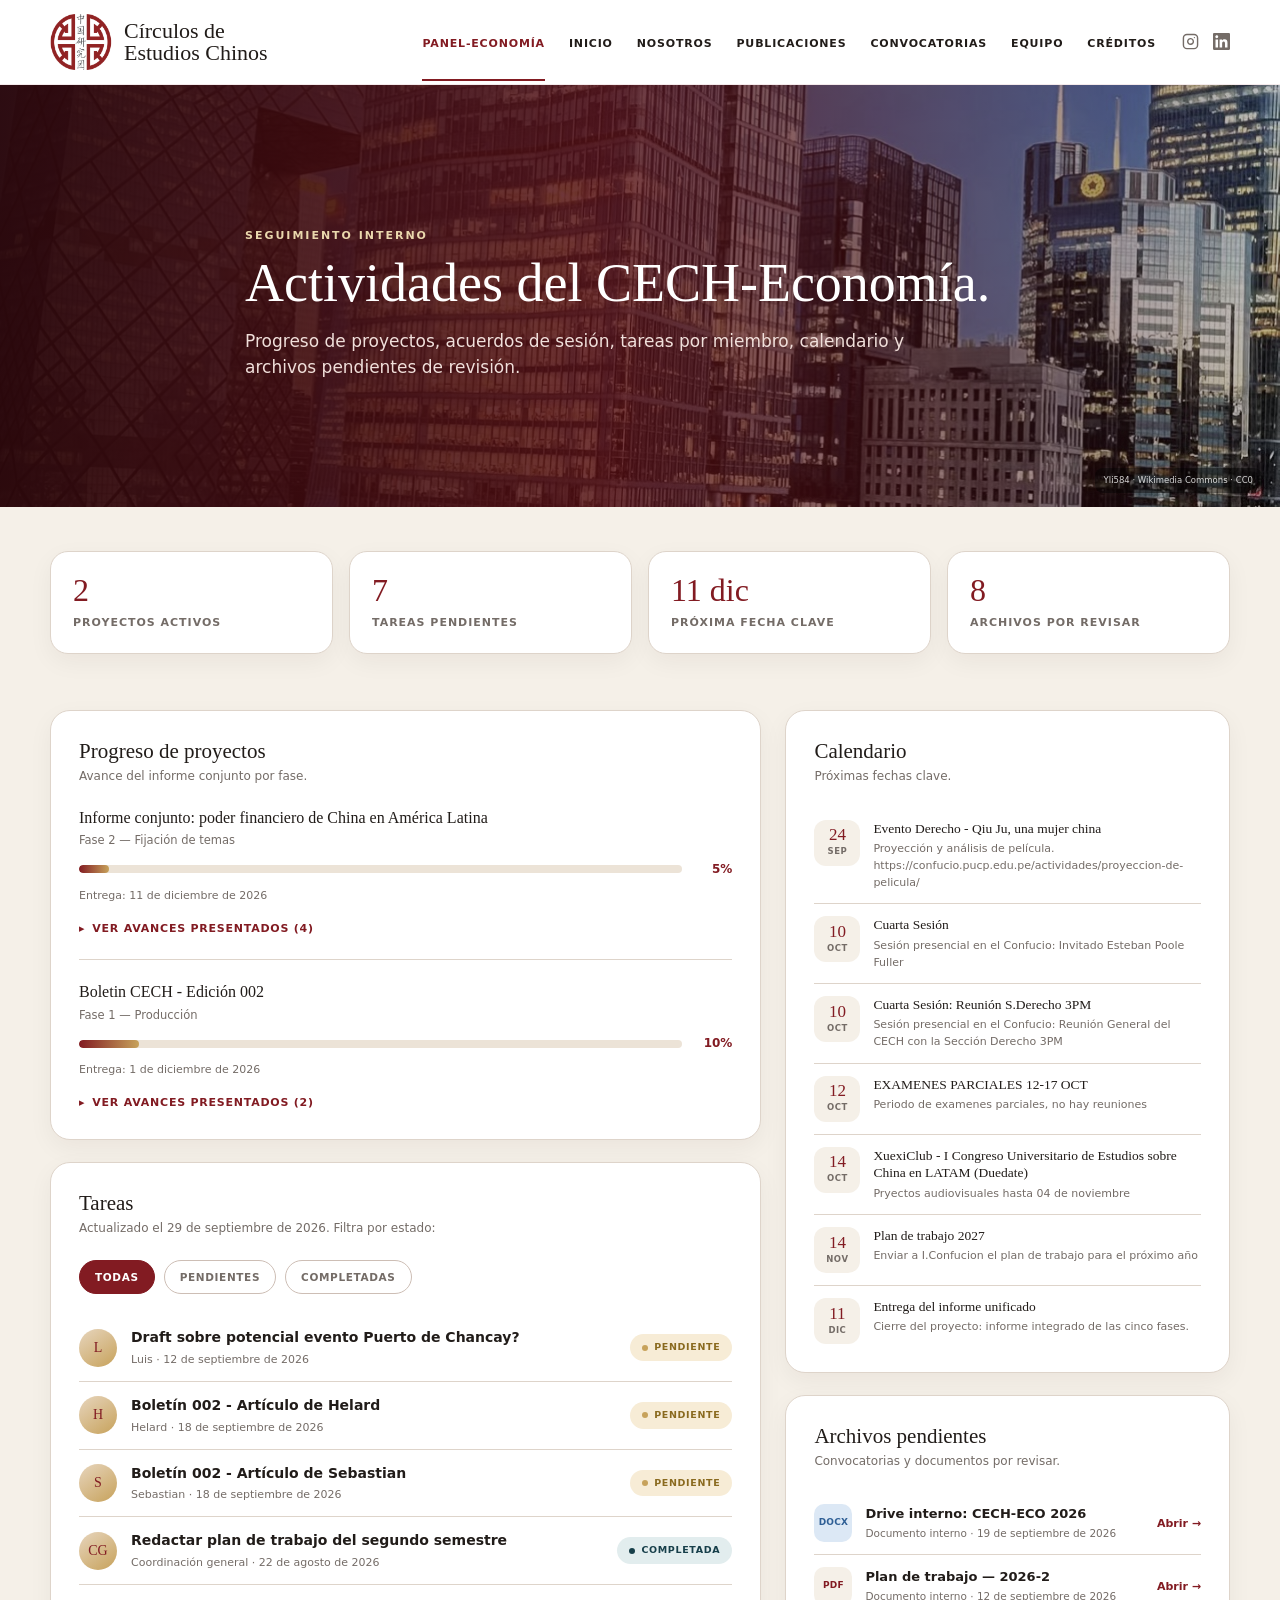
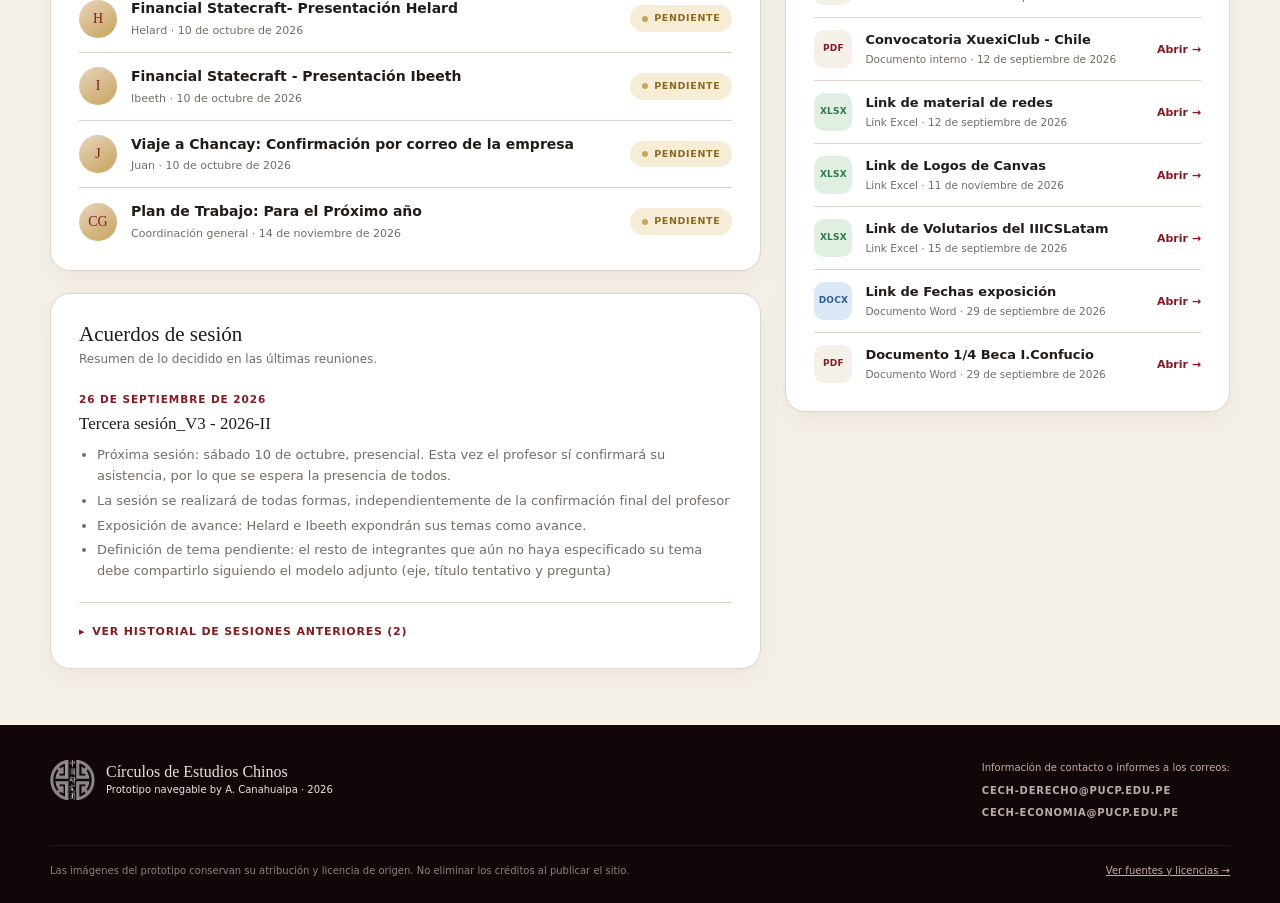
<file: modulo/index.html>
<!doctype html>
<html lang="es">
    <head>
        <meta charset="utf-8">
        <meta name="viewport" content="width=device-width,initial-scale=1">
        <meta name="description" content="Dashboard interno del CECH: progreso de proyectos, acuerdos, tareas, calendario y archivos.">
        <title>HIDDEN_Panel_CECH-Eco</title>
        <link href="../assets/images/CECH-ICON.png" rel="icon">
        <link rel="stylesheet" href="../assets/css/styles.css">
        <style>
            /* MÓDULO DE ACTIVIDADES — dashboard interno, sobre las variables de styles.css */
            .modulo-page{background:var(--paper)}
            .page-hero.dashboard{min-height:230px}
            .page-hero.dashboard .page-hero-content{padding:56px 0 40px}
            .page-hero.dashboard h1{font-size:clamp(36px,4.6vw,54px)}

            .dash-section{padding:56px 0}
            .dash-section.top{padding-top:44px}

            /* KPIs */
            .kpi-row{display:grid;grid-template-columns:repeat(4,1fr);gap:16px}
            .kpi-card{background:#fff;border:1px solid var(--line);border-radius:18px;padding:22px;box-shadow:0 8px 24px rgba(44,22,18,.05)}
            .kpi-value{font:500 32px/1 Georgia,"Times New Roman",serif;color:var(--wine)}
            .kpi-label{font-size:11px;text-transform:uppercase;letter-spacing:.09em;font-weight:800;color:var(--muted);margin-top:8px}

            /* LAYOUT */
            .dashboard-grid{display:grid;grid-template-columns:1.6fr 1fr;gap:24px;align-items:start}
            .panel{background:#fff;border:1px solid var(--line);border-radius:20px;padding:28px;box-shadow:0 8px 24px rgba(44,22,18,.05)}
            .panel + .panel{margin-top:22px}
            .panel-title{font:500 21px/1.2 Georgia,"Times New Roman",serif;margin:0 0 3px}
            .panel-sub{font-size:12px;color:var(--muted);margin:0 0 22px}

            /* PROYECTOS */
            .project-item + .project-item{margin-top:22px;padding-top:22px;border-top:1px solid var(--line)}
            .project-head{display:flex;justify-content:space-between;align-items:baseline;gap:14px;margin-bottom:4px}
            .project-name{font:500 16px/1.3 Georgia,"Times New Roman",serif}
            .project-phase{font-size:11.5px;color:var(--muted);margin-bottom:10px}
            .progress-row{display:flex;align-items:center;gap:12px}
            .progress-track{flex:1;height:8px;background:var(--paper-2);border-radius:999px;overflow:hidden}
            .progress-fill{height:100%;background:linear-gradient(90deg,var(--wine),var(--gold));border-radius:999px}
            .progress-pct{font-size:12px;font-weight:800;color:var(--wine);width:38px;text-align:right}
            .project-due{font-size:11px;color:var(--muted);margin-top:8px}

            .project-avances{margin-top:16px}
            .project-avances summary{cursor:pointer;font-size:11px;text-transform:uppercase;letter-spacing:.07em;font-weight:850;color:var(--wine);list-style:none}
            .project-avances summary::-webkit-details-marker{display:none}
            .project-avances summary:before{content:"▸";display:inline-block;margin-right:7px;transition:transform .15s}
            .project-avances[open] summary:before{transform:rotate(90deg)}
            .avances-list{margin-top:10px}

            /* TAREAS */
            .filter-bar{display:flex;gap:9px;flex-wrap:wrap;margin-bottom:20px}
            .filter-btn{border:1px solid #cdbeb5;background:#fff;color:var(--muted);border-radius:999px;padding:8px 15px;font-size:10.5px;text-transform:uppercase;letter-spacing:.06em;font-weight:800;cursor:pointer;transition:.15s}
            .filter-btn:hover{border-color:var(--wine);color:var(--wine)}
            .filter-btn.active{background:var(--wine);border-color:var(--wine);color:#fff}
            .task-row{display:flex;align-items:center;gap:14px;padding:13px 0;border-bottom:1px solid var(--line)}
            .task-row:last-child{border-bottom:0;padding-bottom:0}
            .task-avatar{width:38px;height:38px;border-radius:50%;flex:none;display:grid;place-items:center;background:linear-gradient(145deg,#e7d5bd,#c7a25b);color:var(--wine);font:500 14px Georgia,"Times New Roman",serif}
            .task-body{flex:1;min-width:0}
            .task-title{font-size:14px;font-weight:600}
            .task-meta{font-size:11px;color:var(--muted);margin-top:2px}
            .task-status{display:inline-flex;align-items:center;gap:6px;font-size:9.5px;text-transform:uppercase;letter-spacing:.07em;font-weight:850;white-space:nowrap;padding:6px 12px;border-radius:999px;flex:none}
            .task-status:before{content:"";width:6px;height:6px;border-radius:50%}
            .task-status.pendiente{background:#f7ecd6;color:#8a6a1f}
            .task-status.pendiente:before{background:var(--gold)}
            .task-status.completada{background:#e2edee;color:var(--petrol)}
            .task-status.completada:before{background:var(--petrol)}

            /* ACUERDOS */
            .agreement-item + .agreement-item{margin-top:20px;padding-top:20px;border-top:1px solid var(--line)}
            .agreement-date{font-size:10.5px;text-transform:uppercase;letter-spacing:.09em;font-weight:850;color:var(--wine)}
            .agreement-title{font:500 17px/1.3 Georgia,"Times New Roman",serif;margin:6px 0 10px}
            .agreement-points{margin:0;padding-left:18px;color:var(--muted);font-size:13px;line-height:1.6}
            .agreement-points li{margin-bottom:4px}

            .agreement-history{margin-top:20px;padding-top:20px;border-top:1px solid var(--line)}
            .agreement-history summary{cursor:pointer;font-size:11px;text-transform:uppercase;letter-spacing:.07em;font-weight:850;color:var(--wine);list-style:none}
            .agreement-history summary::-webkit-details-marker{display:none}
            .agreement-history summary:before{content:"▸";display:inline-block;margin-right:7px;transition:transform .15s}
            .agreement-history[open] summary:before{transform:rotate(90deg)}
            .agreement-history-list{margin-top:18px}
            .agreement-history-list .agreement-item{margin-top:0;padding-top:0;border-top:0}
            .agreement-history-list .agreement-item + .agreement-item{margin-top:20px;padding-top:20px;border-top:1px solid var(--line)}

            /* SIDEBAR: CALENDARIO */
            .cal-item{display:flex;gap:13px;padding:12px 0;border-bottom:1px solid var(--line)}
            .cal-item:last-child{border-bottom:0;padding-bottom:0}
            .cal-chip{width:46px;height:46px;border-radius:12px;background:var(--paper);flex:none;display:flex;flex-direction:column;align-items:center;justify-content:center}
            .cal-chip .d{font:500 17px/1 Georgia,"Times New Roman",serif;color:var(--wine)}
            .cal-chip .m{font-size:8.5px;text-transform:uppercase;letter-spacing:.06em;font-weight:800;color:var(--muted);margin-top:2px}
            .cal-body h4{font:500 13.5px/1.3 Georgia,"Times New Roman",serif;margin:0 0 3px}
            .cal-body p{font-size:11px;color:var(--muted);margin:0}

            /* SIDEBAR: ARCHIVOS */
            .file-item{display:flex;align-items:center;gap:13px;padding:12px 0;border-bottom:1px solid var(--line)}
            .file-item:last-child{border-bottom:0;padding-bottom:0}
            .file-icon{width:38px;height:38px;border-radius:10px;flex:none;display:grid;place-items:center;font-size:9px;font-weight:850;letter-spacing:.02em}
            .file-icon.pdf{background:var(--paper);color:var(--wine)}
            .file-icon.xlsx{background:#e0efe2;color:#2f7a4b}
            .file-icon.docx{background:#dce8f5;color:#2f5f95}
            .file-body{flex:1;min-width:0}
            .file-name{font-size:13px;font-weight:600;line-height:1.3}
            .file-meta{font-size:10.5px;color:var(--muted);margin-top:2px}
            .file-link{font-size:11px;font-weight:800;color:var(--wine);white-space:nowrap}
            .file-link:hover{text-decoration:underline}
 
            .empty-note{color:var(--muted);font-size:13px;padding:6px 0}
            .updated-note{font-size:11px;color:var(--muted);margin:-10px 0 24px}
 
            @media(max-width:1000px){
                .kpi-row{grid-template-columns:1fr 1fr}
                .dashboard-grid{grid-template-columns:1fr}
            }
            @media(max-width:680px){
                .kpi-row{grid-template-columns:1fr 1fr}
                .panel{padding:22px}
                .task-row{flex-wrap:wrap}
                .task-status{margin-left:52px}
            }
        </style>
    </head>
    <body>
        <header class="site-header">
            <div class="container nav">
                <a class="brand" href="../">
                    <img src="../assets/images/Logo-CECH-main.png" alt="Logo CECH">
                    <div class="brand-name">
                        Círculos de<br>Estudios Chinos
                        <!---<small>Propuesta de sitio institucional</small>--->
                    </div>
                </a>
                <button class="menu-btn" aria-label="Abrir menú">☰</button>
                <nav class="navlinks">
                    <a href="../modulo/" class="active">Panel-Economía</a>
                    <a href="../" class="">Inicio</a>
                    <a href="../nosotros/" class="">Nosotros</a>
                    <a href="../publicaciones/" class="">Publicaciones</a>
                    <a href="../convocatorias/" class="">Convocatorias</a>
                    <a href="../equipo/" class="">Equipo</a>
                    <a href="../creditos/" class="">Créditos</a>
                    <div class="social-links">
                    <a href="https://www.instagram.com/cechpucp/" target="_blank" rel="noopener" aria-label="Instagram del CECH">
                        <svg viewBox="0 0 24 24" fill="none" stroke="currentColor" stroke-width="2" stroke-linecap="round" stroke-linejoin="round"><rect x="2" y="2" width="20" height="20" rx="5" ry="5"/><path d="M16 11.37A4 4 0 1 1 12.63 8 4 4 0 0 1 16 11.37z"/><line x1="17.5" y1="6.5" x2="17.5" y2="6.5"/></svg>
                    </a>
                    <a href="https://www.linkedin.com/company/círculo-de-estudios-chinos-sección-derecho/" target="_blank" rel="noopener" aria-label="LinkedIn del CECH">
                        <svg viewBox="0 0 24 24" fill="currentColor"><path d="M20.447 20.452h-3.554v-5.569c0-1.328-.027-3.037-1.852-3.037-1.853 0-2.136 1.445-2.136 2.939v5.667H9.351V9h3.414v1.561h.046c.477-.9 1.637-1.85 3.37-1.85 3.601 0 4.267 2.37 4.267 5.455v6.286zM5.337 7.433c-1.144 0-2.063-.926-2.063-2.065 0-1.138.92-2.063 2.063-2.063 1.14 0 2.064.925 2.064 2.063 0 1.139-.925 2.065-2.064 2.065zm1.782 13.019H3.555V9h3.564v11.452zM22.225 0H1.771C.792 0 0 .774 0 1.729v20.542C0 23.227.792 24 1.771 24h20.451C23.2 24 24 23.227 24 22.271V1.729C24 .774 23.2 0 22.222 0h.003z"/></svg>
                    </a>
                </div>
                </nav>
            </div>
        </header>
        <main class="modulo-page">
            <section class="page-hero dashboard">
                <img class="backdrop" src="../assets/images/beijing-guomao-cbd.png" alt="Distrito financiero de Beijing (Guomao)">
                <div class="container page-hero-content">
                    <div class="kicker">Seguimiento interno</div>
                    <h1>Actividades del CECH-Economía.</h1>
                    <p>Progreso de proyectos, acuerdos de sesión, tareas por miembro, calendario y archivos pendientes de revisión.</p>
                </div>
                <div class="page-credit">Yli584 · Wikimedia Commons · CC0</div>
            </section>

            <section class="dash-section top">
                <div class="container">
                    <div class="kpi-row" id="kpi-row"></div>
                </div>
            </section>

            <section class="dash-section" style="padding-top:0">
                <div class="container">
                    <div class="dashboard-grid"><!---------Información de la pagina------------------->
<!-----------------------------------------Primera columna--------------------------------------->                        
                        <div>
<!--PROGRESO DE PROYECTOS-->                            
                            <div class="panel" id="panel-proyectos">
                                <h2 class="panel-title">Progreso de proyectos</h2>
                                <p class="panel-sub">Avance del informe conjunto por fase.</p>
                                <div id="projects-list"></div>
                            </div>
<!--TAREAS-->
                            <div class="panel" id="panel-tareas">
                                <h2 class="panel-title">Tareas</h2>
                                <p class="panel-sub" id="updated-note"></p>
                                <div class="filter-bar">
                                    <button class="filter-btn active" data-filter="todas">Todas</button>
                                    <button class="filter-btn" data-filter="pendiente">Pendientes</button>
                                    <button class="filter-btn" data-filter="completada">Completadas</button>
                                </div>
                                <div id="task-list"></div>
                            </div>
<!--ACUERDOS DE SESION-->
                            <div class="panel" id="panel-acuerdos">
                                <h2 class="panel-title">Acuerdos de sesión</h2>
                                <p class="panel-sub">Resumen de lo decidido en las últimas reuniones.</p>
                                <div id="agreements-list"></div>
                            </div>
                        </div>
<!-----------------------------------------FIN Primera columna--------------------------------------->  

<!------------------------------------------Segunda columna------------------------------------------>
                        <div>
<!--CALENDARIO-->                            
                            <div class="panel" id="panel-calendario">
                                <h2 class="panel-title">Calendario</h2>
                                <p class="panel-sub">Próximas fechas clave.</p>
                                <div id="cal-list"></div>
                            </div>
<!--ARCHIVOS-->
                            <div class="panel" id="panel-archivos">
                                <h2 class="panel-title">Archivos pendientes</h2>
                                <p class="panel-sub">Convocatorias y documentos por revisar.</p>
                                <div id="files-list"></div>
                            </div>
                        </div>
<!------------------------------------------FIN Segunda columna-------------------------------------->
                    </div><!---------Fin Información de la pagina------------------->
                </div>
            </section>
        </main>
        <footer class="site-footer">
            <div class="container">
                <div class="footer-top">
                    <div class="footer-brand">
                        <img src="../assets/images/Logo-CECH-main.png" alt="">
                        <div><b>Círculos de Estudios Chinos</b><br>
                            <span>Prototipo navegable by A. Canahualpa · 2026</span>
                        </div>
                    </div>
                    <div class="footer-links" style="flex-direction:column;align-items:flex-start;gap:7px">
                        <span style="text-transform:none;letter-spacing:0;font-weight:400;color:#c8aaa3">Información de contacto o informes a los correos:</span>
                        <a href="mailto:cech-derecho@pucp.edu.pe">cech-derecho@pucp.edu.pe</a>
                        <a href="mailto:cech-economia@pucp.edu.pe">cech-economia@pucp.edu.pe</a>
                    </div>
                </div>
                <div class="footer-credit-note">
                    <span>Las imágenes del prototipo conservan su atribución y licencia de origen. No eliminar los créditos al publicar el sitio.</span>
                    <span><a href="../creditos/">Ver fuentes y licencias →</a></span>
                </div>
            </div>
        </footer>
        <script src="../assets/js/main.js"></script>
        <script>
            const MESES_CORTO = ["ene","feb","mar","abr","may","jun","jul","ago","sep","oct","nov","dic"];
            const MESES_LARGO = ["enero","febrero","marzo","abril","mayo","junio","julio","agosto","septiembre","octubre","noviembre","diciembre"];

            function partesFecha(iso){
                const [y,m,d] = iso.split("-").map(Number);
                return {y,m,d};
            }
            function fechaCorta(iso){
                const {m,d,y} = partesFecha(iso);
                return { dia:d, mes:MESES_CORTO[m-1], anio:y };
            }
            function fechaLarga(iso){
                const {m,d,y} = partesFecha(iso);
                return `${d} de ${MESES_LARGO[m-1]} de ${y}`;
            }
            function iniciales(texto){
                return texto.split(" ").filter(Boolean).slice(0,2).map(p=>p[0].toUpperCase()).join("");
            }

            function renderKpis(data){
                const tareasPendientes = data.tareas.filter(t=>t.estado==="pendiente").length;
                const hoy = new Date().toISOString().slice(0,10);
                const proximasFechas = [...data.fechas_importantes].sort((a,b)=>a.fecha.localeCompare(b.fecha));
                const proxima = proximasFechas.find(f=>f.fecha >= hoy) || proximasFechas[proximasFechas.length-1];

                const kpis = [
                    { valor: data.proyectos.length, label: "Proyectos activos" },
                    { valor: tareasPendientes, label: "Tareas pendientes" },
                    { valor: proxima ? fechaCorta(proxima.fecha).dia + " " + fechaCorta(proxima.fecha).mes : "—", label: "Próxima fecha clave" },
                    { valor: data.archivos.length, label: "Archivos por revisar" }
                ];
                document.getElementById("kpi-row").innerHTML = kpis.map(k => `
                    <div class="kpi-card">
                        <div class="kpi-value">${k.valor}</div>
                        <div class="kpi-label">${k.label}</div>
                    </div>
                `).join("");
            }

            const ETIQUETAS = { pdf: "PDF", xlsx: "XLSX", docx: "DOCX" };

            function pintarAvance(a){
                const detalle = [a.tipo, a.descripcion, a.fecha ? fechaLarga(a.fecha) : null].filter(Boolean).join(" · ");
                return `
                    <div class="file-item">
                        <div class="file-icon ${a.formato}">${ETIQUETAS[a.formato] || a.formato.toUpperCase()}</div>
                        <div class="file-body">
                            <div class="file-name">${a.integrante}</div>
                            <div class="file-meta">${detalle}</div>
                        </div>
                        <a class="file-link" href="${a.url}" target="_blank" rel="noopener">Abrir →</a>
                    </div>
                `;
            }

            function renderProyectos(proyectos){
                document.getElementById("projects-list").innerHTML = proyectos.map(p => `
                    <div class="project-item">
                        <div class="project-head">
                            <span class="project-name">${p.nombre}</span>
                        </div>
                        <div class="project-phase">${p.fase_actual}</div>
                        <div class="progress-row">
                            <div class="progress-track"><div class="progress-fill" style="width:${p.progreso}%"></div></div>
                            <span class="progress-pct">${p.progreso}%</span>
                        </div>
                        <div class="project-due">Entrega: ${fechaLarga(p.fecha_entrega)}</div>
                        ${(p.avances && p.avances.length) ? `
                            <details class="project-avances">
                                <summary>Ver avances presentados (${p.avances.length})</summary>
                                <div class="avances-list">
                                    ${p.avances.map(pintarAvance).join("")}
                                </div>
                            </details>
                        ` : ""}
                    </div>
                `).join("");
            }

            function renderTareas(tareas, filtro){
                const list = document.getElementById("task-list");
                const filtradas = filtro === "todas" ? tareas : tareas.filter(t => t.estado === filtro);
                if(!filtradas.length){
                    list.innerHTML = `<p class="empty-note">No hay tareas en este estado por ahora.</p>`;
                    return;
                }
                list.innerHTML = filtradas.map(t => `
                    <div class="task-row">
                        <div class="task-avatar">${iniciales(t.responsable)}</div>
                        <div class="task-body">
                            <div class="task-title">${t.titulo}</div>
                            <div class="task-meta">${t.responsable} · ${fechaLarga(t.fecha)}</div>
                        </div>
                        <span class="task-status ${t.estado}">${t.estado === "completada" ? "Completada" : "Pendiente"}</span>
                    </div>
                `).join("");
            }

            function renderAcuerdos(acuerdos){
                const list = document.getElementById("agreements-list");
                if(!acuerdos.length){
                    list.innerHTML = `<p class="empty-note">Todavía no hay acuerdos registrados.</p>`;
                    return;
                }
                const ordenados = [...acuerdos].sort((a,b)=>b.fecha.localeCompare(a.fecha));
                const [actual, ...anteriores] = ordenados;

                const pintarAcuerdo = a => `
                    <div class="agreement-item">
                        <div class="agreement-date">${fechaLarga(a.fecha)}</div>
                        <div class="agreement-title">${a.titulo}</div>
                        <ul class="agreement-points">
                            ${a.puntos.map(p => `<li>${p}</li>`).join("")}
                        </ul>
                    </div>
                `;

                let html = pintarAcuerdo(actual);

                if(anteriores.length){
                    html += `
                        <details class="agreement-history">
                            <summary>Ver historial de sesiones anteriores (${anteriores.length})</summary>
                            <div class="agreement-history-list">
                                ${anteriores.map(pintarAcuerdo).join("")}
                            </div>
                        </details>
                    `;
                }

                list.innerHTML = html;
            }

            function renderCalendario(fechas){
                document.getElementById("cal-list").innerHTML = [...fechas].sort((a,b)=>a.fecha.localeCompare(b.fecha)).map(f => {
                    const {dia, mes} = fechaCorta(f.fecha);
                    return `
                        <div class="cal-item">
                            <div class="cal-chip"><div class="d">${dia}</div><div class="m">${mes}</div></div>
                            <div class="cal-body">
                                <h4>${f.titulo}</h4>
                                <p>${f.descripcion || ""}</p>
                            </div>
                        </div>
                    `;
                }).join("");
            }

            function renderArchivos(archivos){
                const list = document.getElementById("files-list");
                if(!archivos.length){
                    list.innerHTML = `<p class="empty-note">No hay archivos pendientes por ahora.</p>`;
                    return;
                }
                list.innerHTML = archivos.map(a => `
                    <div class="file-item">
                        <div class="file-icon ${a.formato}">${ETIQUETAS[a.formato] || a.formato.toUpperCase()}</div>
                        <div class="file-body">
                            <div class="file-name">${a.nombre}</div>
                            <div class="file-meta">${a.tipo} · ${fechaLarga(a.fecha)}</div>
                        </div>
                        <a class="file-link" href="${a.url}" target="_blank" rel="noopener">Abrir →</a>
                    </div>
                `).join("");
            }

            fetch("./data.json")
                .then(r => r.json())
                .then(data => {
                    document.getElementById("updated-note").textContent = "Actualizado el " + fechaLarga(data.actualizado) + ". Filtra por estado:";
                    renderKpis(data);
                    renderProyectos(data.proyectos || []);
                    renderTareas(data.tareas || [], "todas");
                    renderAcuerdos(data.acuerdos || []);
                    renderCalendario(data.fechas_importantes || []);
                    renderArchivos(data.archivos || []);
 
                    document.querySelectorAll(".filter-btn").forEach(btn => {
                        btn.addEventListener("click", () => {
                            document.querySelectorAll(".filter-btn").forEach(b => b.classList.remove("active"));
                            btn.classList.add("active");
                            renderTareas(data.tareas || [], btn.dataset.filter);
                        });
                    });
                })
                .catch(() => {
                    document.getElementById("task-list").innerHTML =
                        `<p class="empty-note">No se pudo cargar data.json. Revisa que el archivo esté en la misma carpeta.</p>`;
                });
        </script>
    </body>
</html>
</file>
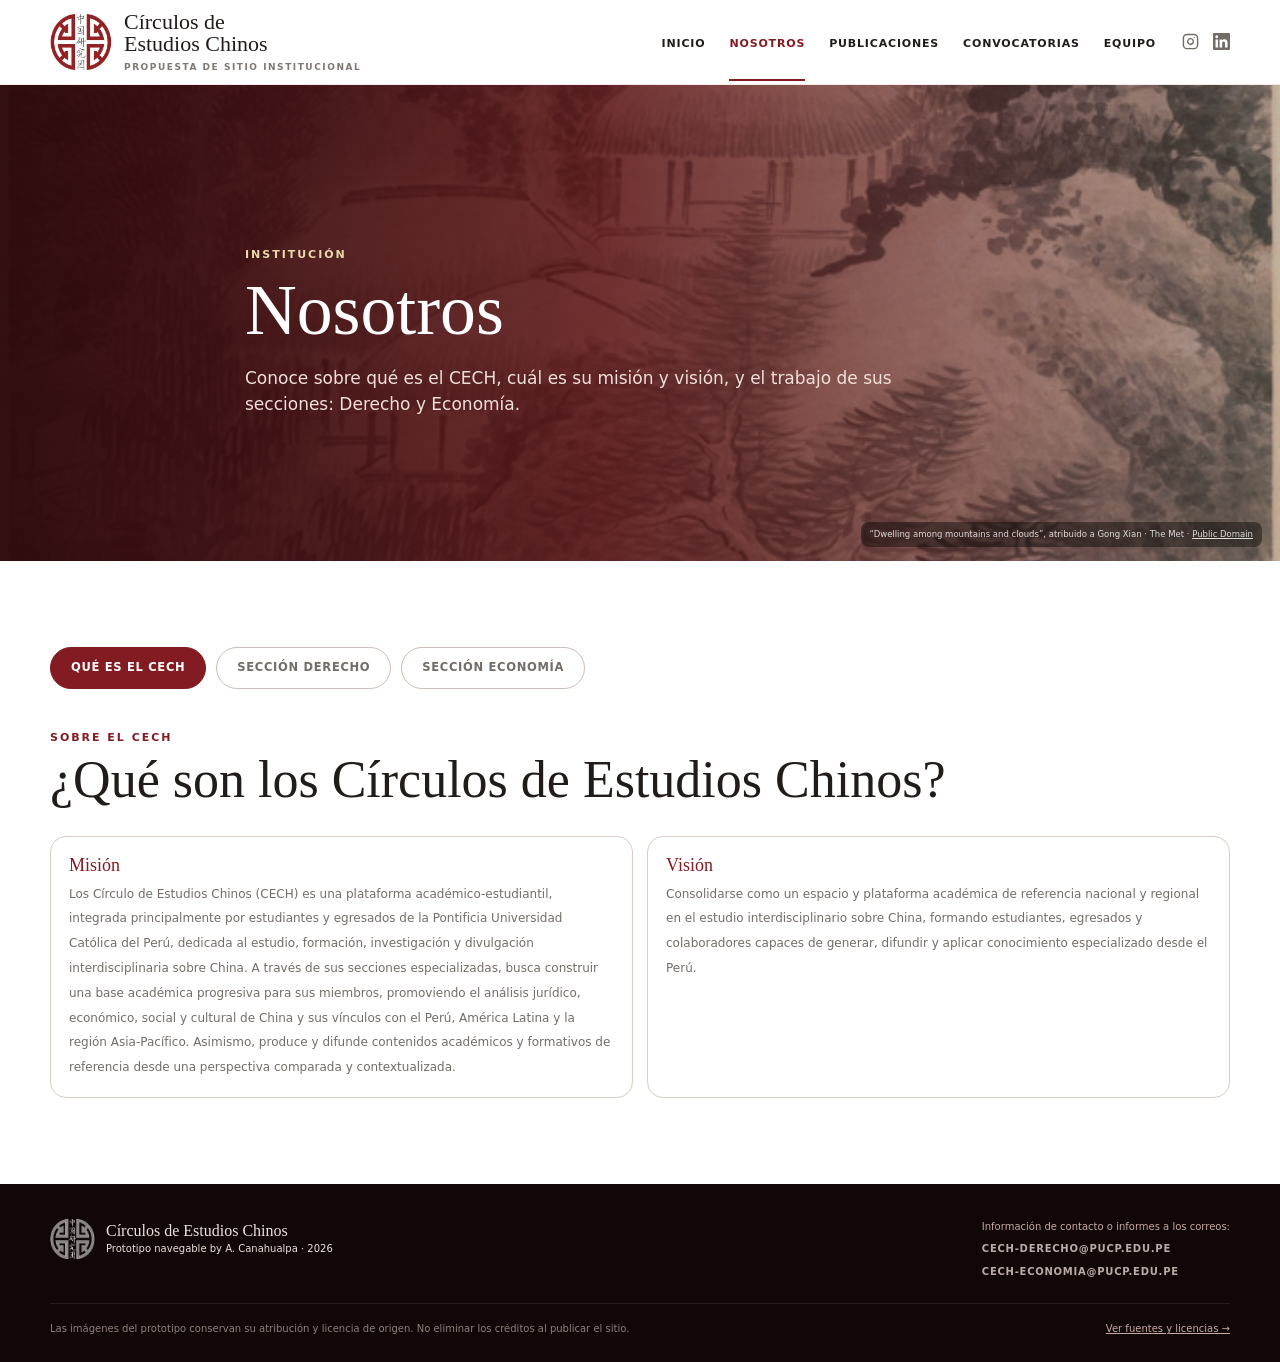
<file: nosotros/index.html>
<!doctype html>
<html lang="es">
    <head>
        <meta charset="utf-8">
        <meta name="viewport" content="width=device-width,initial-scale=1">
        <meta name="description" content="Sobre el CECH: misión, visión y las secciones Derecho y Economía.">
        <title>Nosotros — CECH</title>
        <link href="../assets/images/CECH-ICON.png" rel="icon">
        <link rel="stylesheet" href="../assets/css/styles.css">
        <style>
            /* PÁGINA NOSOTROS — pestañas + contenido, sobre las variables de styles.css */
            .tab-bar{display:flex;gap:10px;flex-wrap:wrap;margin-bottom:40px}
            .tab-btn{border:1px solid #cdbeb5;background:#fff;color:var(--muted);border-radius:999px;padding:11px 20px;font-size:11.5px;text-transform:uppercase;letter-spacing:.06em;font-weight:800;cursor:pointer;transition:.15s}
            .tab-btn:hover{border-color:var(--wine);color:var(--wine)}
            .tab-btn.active{background:var(--wine);border-color:var(--wine);color:#fff}

            .tab-panel{display:none}
            .tab-panel.active{display:block}

            .mv-grid{display:grid;grid-template-columns:1fr 1fr;gap:18px;margin-top:32px}
            .mv-card{padding:24px;border:1px solid #d9cec2;border-radius:18px;background:rgba(255,255,255,.6)}
            .mv-card h3{font:500 18px/1.3 Georgia,"Times New Roman",serif;margin:0 0 10px}
            .mv-card p{font-size:14px;color:var(--muted);margin:0 0 4px}

            .goals-grid{display:grid;grid-template-columns:1fr 1fr;gap:14px;margin-top:28px}
            .goal-card{padding:18px;border:1px solid var(--line);border-radius:16px;background:#fff}
            .goal-card b{display:block;margin-bottom:6px;font-size:15px}
            .goal-card p{font-size:13px;color:var(--muted);margin:0}

            @media(max-width:680px){.mv-grid,.goals-grid{grid-template-columns:1fr}}
        </style>
    </head>
    <body>
        <header class="site-header">
            <div class="container nav">
                <a class="brand" href="../">
                    <img src="../assets/images/Logo-CECH-main.png" alt="Logo CECH">
                    <div class="brand-name">
                        Círculos de<br>Estudios Chinos<small>Propuesta de sitio institucional</small>
                    </div>
                </a>
                <button class="menu-btn" aria-label="Abrir menú">☰</button>
                <nav class="navlinks">
                    <a href="../" class="">Inicio</a>
                    <a href="../nosotros/" class="active">Nosotros</a>
                    <a href="../publicaciones/" class="">Publicaciones</a>
                    <a href="../convocatorias/" class="">Convocatorias</a>
                    <a href="../equipo/" class="">Equipo</a>
                    <div class="social-links">
                        <a href="https://www.instagram.com/cechpucp/" target="_blank" rel="noopener" aria-label="Instagram del CECH">
                            <svg viewBox="0 0 24 24" fill="none" stroke="currentColor" stroke-width="2" stroke-linecap="round" stroke-linejoin="round"><rect x="2" y="2" width="20" height="20" rx="5" ry="5"/><path d="M16 11.37A4 4 0 1 1 12.63 8 4 4 0 0 1 16 11.37z"/><line x1="17.5" y1="6.5" x2="17.5" y2="6.5"/></svg>
                        </a>
                        <a href="https://www.linkedin.com/company/círculo-de-estudios-chinos-sección-derecho/" target="_blank" rel="noopener" aria-label="LinkedIn del CECH">
                            <svg viewBox="0 0 24 24" fill="currentColor"><path d="M20.447 20.452h-3.554v-5.569c0-1.328-.027-3.037-1.852-3.037-1.853 0-2.136 1.445-2.136 2.939v5.667H9.351V9h3.414v1.561h.046c.477-.9 1.637-1.85 3.37-1.85 3.601 0 4.267 2.37 4.267 5.455v6.286zM5.337 7.433c-1.144 0-2.063-.926-2.063-2.065 0-1.138.92-2.063 2.063-2.063 1.14 0 2.064.925 2.064 2.063 0 1.139-.925 2.065-2.064 2.065zm1.782 13.019H3.555V9h3.564v11.452zM22.225 0H1.771C.792 0 0 .774 0 1.729v20.542C0 23.227.792 24 1.771 24h20.451C23.2 24 24 23.227 24 22.271V1.729C24 .774 23.2 0 22.222 0h.003z"/></svg>
                        </a>
                    </div>
                </nav>
            </div>
        </header>
        <main>
            <section class="page-hero">
                <img class="backdrop" src="../assets/images/paisaje-montanas-nubes.jpg" alt="Paisaje chino de montañas y nubes">
                <div class="container page-hero-content">
                    <div class="kicker">Institución</div>
                    <h1>Nosotros</h1>
                    <p>Conoce sobre qué es el CECH, cuál es su misión y visión, y el trabajo de sus secciones: Derecho y Economía.</p>
                </div>
                <div class="page-credit">“Dwelling among mountains and clouds”, atribuido a Gong Xian · The Met ·
                    <a href="https://www.metmuseum.org/art/collection/search/49133" target="_blank" rel="noopener">Public Domain</a>
                </div>
            </section>

            <section>
                <div class="container">
                    <div class="tab-bar">
                        <button class="tab-btn active" data-tab="cech">Qué es el CECH</button>
                        <button class="tab-btn" data-tab="derecho">Sección Derecho</button>
                        <button class="tab-btn" data-tab="economia">Sección Economía</button>
                    </div>

                    <!-- PANEL 1: QUÉ ES EL CECH -->
                    <div class="tab-panel active" data-panel="cech">
                        <div class="kicker">Sobre el CECH</div>
                        <h2 class="section-title">¿Qué son los Círculos de Estudios Chinos?</h2>
                        <!--<p class="section-desc">La identidad visual se apoya en el rojo institucional, tonos de papel y dorado, con referencias
                            discretas a la cultura visual china. Las imágenes históricas funcionan como contexto, no como decoración turística.
                            </p>-->
                        <div class="value-grid">
                            <div class="value"><b>Misión</b>
                                <span>Los Círculo de Estudios Chinos (CECH) es una plataforma académico-estudiantil, integrada 
                                    principalmente por estudiantes y egresados de la Pontificia Universidad Católica del Perú, 
                                    dedicada al estudio, formación, investigación y divulgación interdisciplinaria sobre 
                                    China. A través de sus secciones especializadas, busca construir una base académica 
                                    progresiva para sus miembros, promoviendo el análisis jurídico, económico, social y 
                                    cultural de China y sus vínculos con el Perú, América Latina y la región Asia-Pacífico. 
                                    Asimismo, produce y difunde contenidos académicos y formativos de referencia desde 
                                    una perspectiva comparada y contextualizada.</span>
                            </div>
                            <div class="value">
                                <b>Visión</b>
                                <span>Consolidarse como un espacio y plataforma académica de referencia nacional y regional en el 
                                    estudio interdisciplinario sobre China, formando estudiantes, egresados y colaboradores capaces 
                                    de generar, difundir y aplicar conocimiento especializado desde el Perú.</span>
                            </div>                                                        
                        </div>                      
                    </div>

                    <!-- PANEL 2: SECCIÓN DERECHO -->
                    <div class="tab-panel" data-panel="derecho">
                        <div class="kicker">Sección Derecho</div>
                        <h2 class="section-title">Objetivos y metas.</h2>
                        <p class="section-desc">La Sección de Derecho del CECH está orientada al estudio, 
                            formación e investigación sobre el Derecho chino, su sistema jurídico, instituciones 
                            y cultura legal, analizando sus transformaciones y sus vínculos con el Perú, América 
                            Latina y el escenario internacional.</p>
                        <div class="goals-grid">
                            <div class="goal-card"><b>Objetivo 1</b><p>Formación académica: Construir una base 
                                académica progresiva para sus miembros en materia de Derecho chino y derecho comparado.</p></div>
                            <div class="goal-card"><b>Objetivo 2</b><p>Investigación especializada: Desarrollar análisis 
                                jurídicos e interdisciplinarios sobre el marco normativo chino y su relación con la realidad 
                                regional y global.</p></div>
                            <div class="goal-card"><b>Objetivo 3</b><p>Divulgación de conocimiento: Producir y difundir contenidos 
                                académicos y formativos que sirvan como punto de referencia para estudiantes y profesionales 
                                interesados en la cultura legal china.</p></div>
                            <div class="goal-card"><b>Objetivo 4</b><p>Red e impacto: Consolidarse como un espacio de referencia 
                                nacional y regional para el debate e intercambio académico sobre el sistema jurídico chino desde 
                                el Perú.</p></div>                            
                        </div>
                        <!--<div class="info-panel">No se inventaron objetivos ni metas reales. Este bloque solo muestra la estructura
                            propuesta para presentar el trabajo de la Sección Derecho.</div>-->
                    </div>

                    <!-- PANEL 3: SECCIÓN ECONOMÍA -->
                    <div class="tab-panel" data-panel="economia">
                        <div class="kicker">Sección Economía</div>
                        <h2 class="section-title">Objetivos y metas.</h2>
                        <p class="section-desc">La Sección de Economía del CECH es un espacio académico orientado al estudio, la 
                            investigación y el análisis de la economía china y su creciente papel en el sistema internacional. La sección 
                            aborda la transformación económica de China, sus sistemas financiero y productivo, el comercio, la inversión 
                            y sus relaciones económicas internacionales, prestando especial atención a sus vínculos e implicancias para 
                            el Perú y América Latina.</p>
                        <div class="goals-grid">
                            <div class="goal-card"><b>Objetivo 1</b><p>Desarrollo analítico: Promover una comprensión crítica e 
                                interdisciplinaria de los procesos económicos y la coyuntura de China mediante sesiones de estudio y 
                                discusión continua.</p></div>
                            <div class="goal-card"><b>Objetivo 2</b><p>Investigación colectiva: Fomentar el trabajo en equipo para el 
                                análisis de los sistemas financiero, productivo y comercial chino, así como su impacto regional y 
                                global.</p></div>
                            <div class="goal-card"><b>Objetivo 3</b><p>Producción y difusión de conocimiento: Generar y publicar 
                                contenidos académicos e informativos de referencia sobre las relaciones económicas entre China, el Perú 
                                y América Latina.</p></div>
                            <div class="goal-card"><b>Objetivo 4</b><p>Espacio de debate: Consolidar una plataforma de discusión abierta 
                                sobre la transformación económica de China y su integración en el sistema internacional.</p></div>    
                            <!--<div class="goal-card"><b>Meta 1</b><p>Texto por definir.</p></div>-->
                            <!--<div class="goal-card"><b>Meta 2</b><p>Texto por definir.</p></div>-->
                        </div>
                        <!--<div class="info-panel">No se inventaron objetivos ni metas reales. Este bloque solo muestra la estructura
                            propuesta para presentar el trabajo de la Sección Economía.</div>-->
                    </div>
                </div>
            </section>
        </main>
        <footer class="site-footer">
            <div class="container">
                <div class="footer-top">
                    <div class="footer-brand">
                        <img src="../assets/images/Logo-CECH-main.png" alt="">
                        <div><b>Círculos de Estudios Chinos</b><br>
                            <span>Prototipo navegable by A. Canahualpa · 2026</span>
                        </div>
                    </div>
                    <div class="footer-links" style="flex-direction:column;align-items:flex-start;gap:7px">
                        <span style="text-transform:none;letter-spacing:0;font-weight:400;color:#c8aaa3">Información de contacto o informes a los correos:</span>
                        <a href="mailto:cech-derecho@pucp.edu.pe">cech-derecho@pucp.edu.pe</a>
                        <a href="mailto:cech-economia@pucp.edu.pe">cech-economia@pucp.edu.pe</a>
                    </div>
                </div>
                <div class="footer-credit-note">
                    <span>Las imágenes del prototipo conservan su atribución y licencia de origen. No eliminar los créditos al publicar el sitio.</span>
                    <span><a href="../creditos/">Ver fuentes y licencias →</a></span>
                </div>
            </div>
        </footer>
        <script src="../assets/js/main.js"></script>
        <script>
            document.querySelectorAll(".tab-bar .tab-btn").forEach(btn => {
                btn.addEventListener("click", () => {
                    document.querySelectorAll(".tab-bar .tab-btn").forEach(b => b.classList.remove("active"));
                    document.querySelectorAll(".tab-panel").forEach(p => p.classList.remove("active"));
                    btn.classList.add("active");
                    document.querySelector(`.tab-panel[data-panel="${btn.dataset.tab}"]`).classList.add("active");
                });
            });
        </script>
    </body>
</html>
</file>
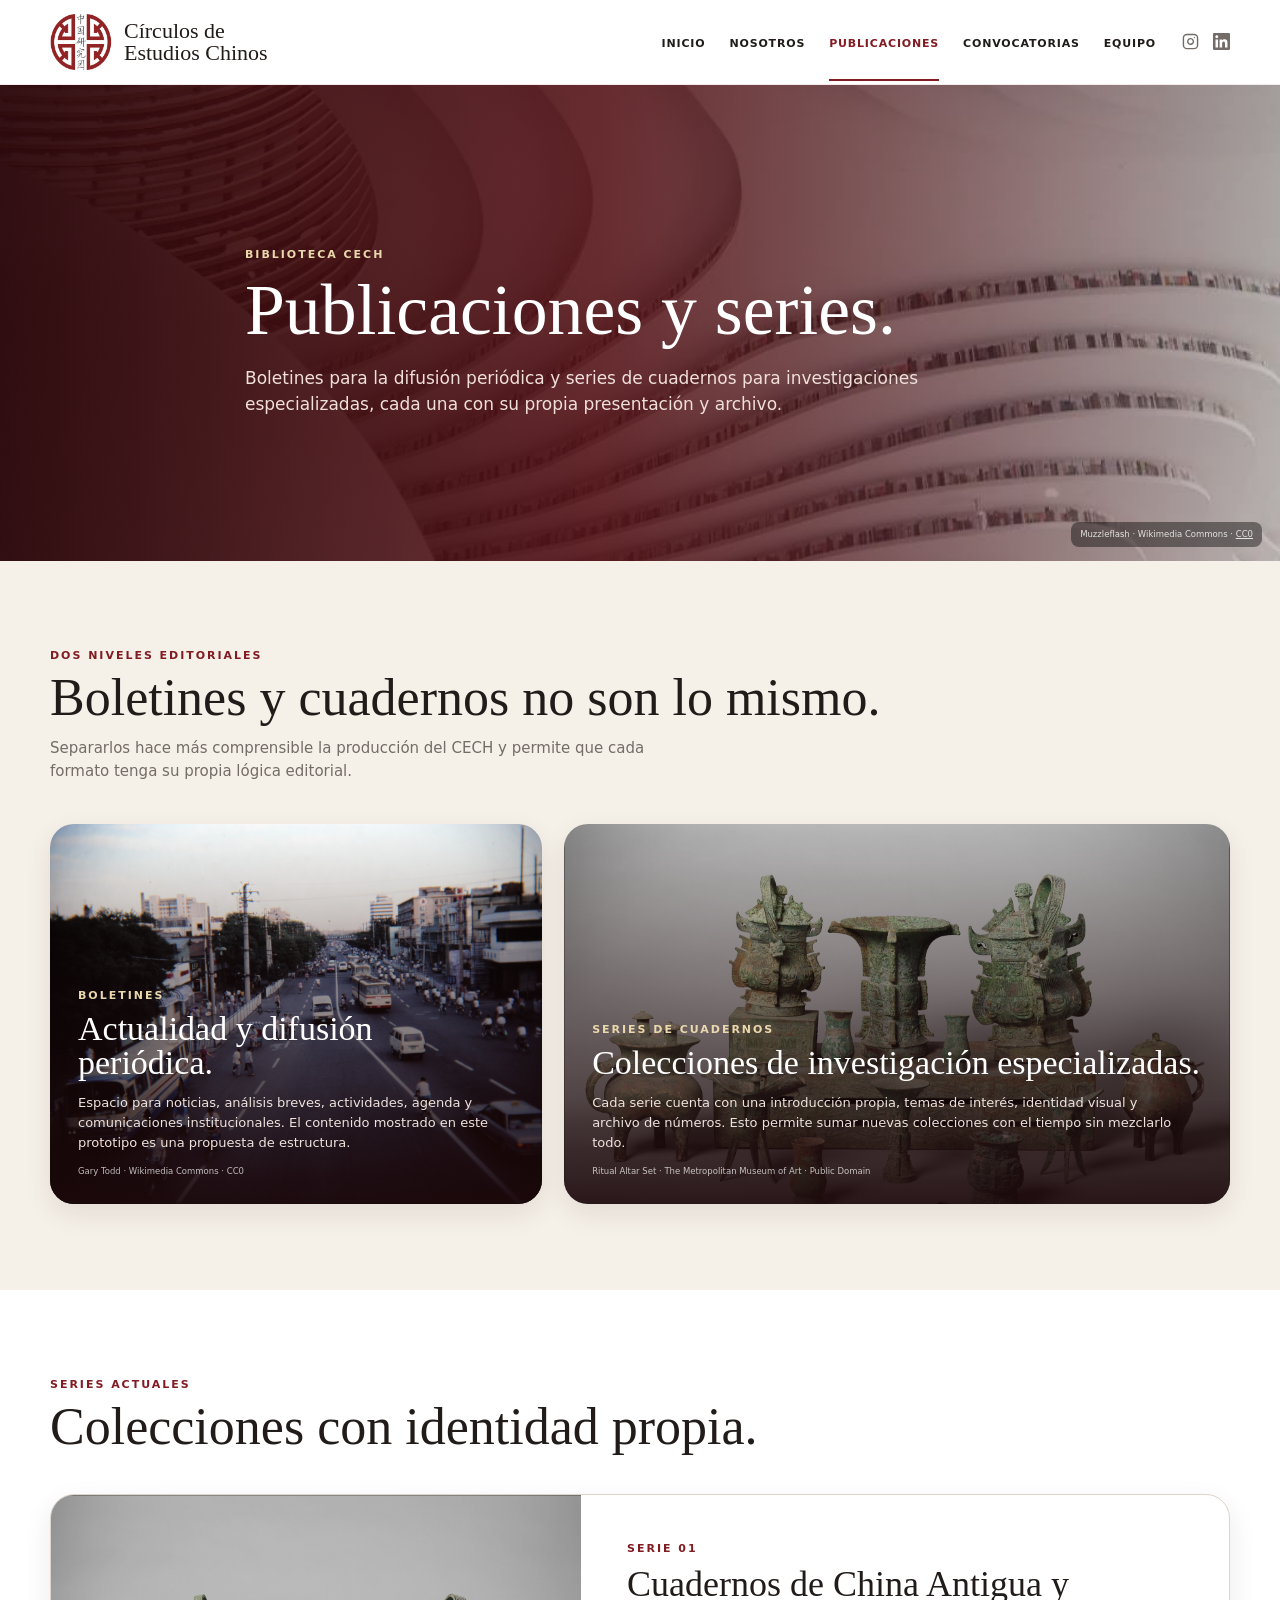
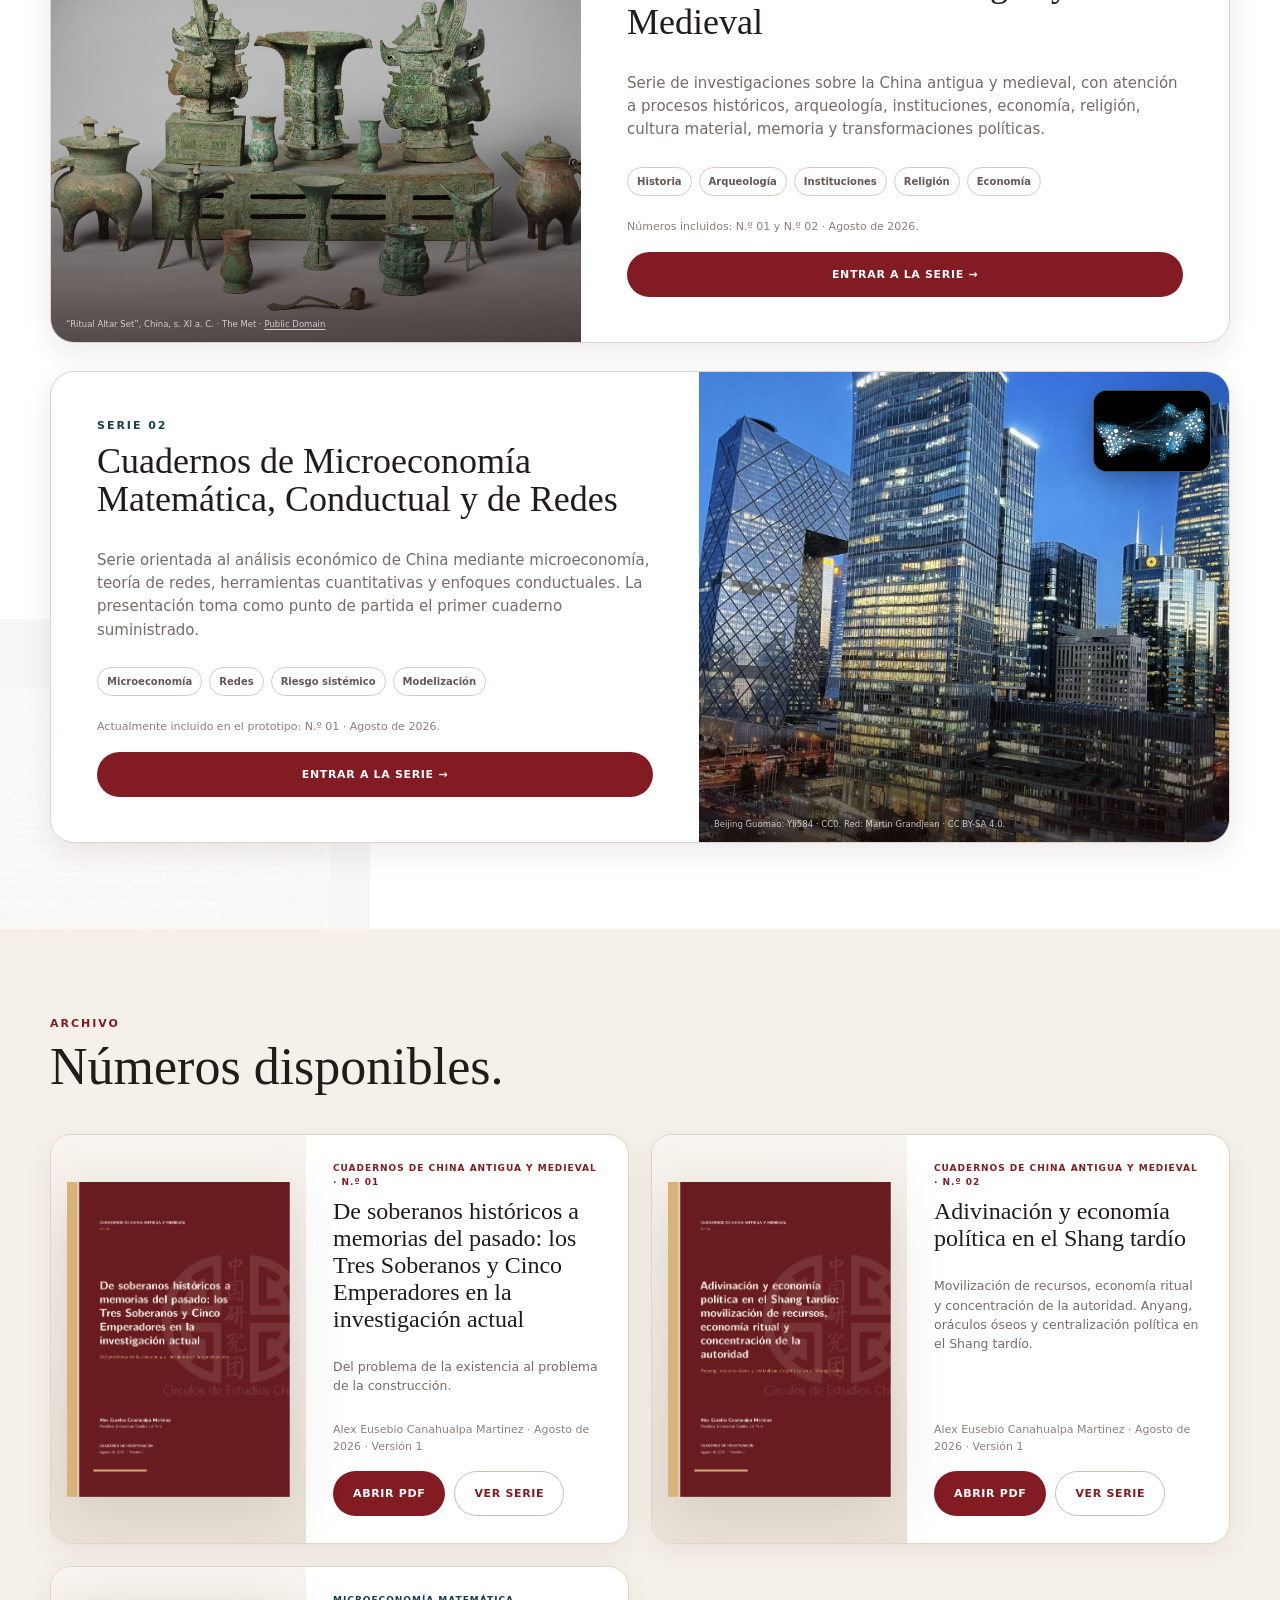
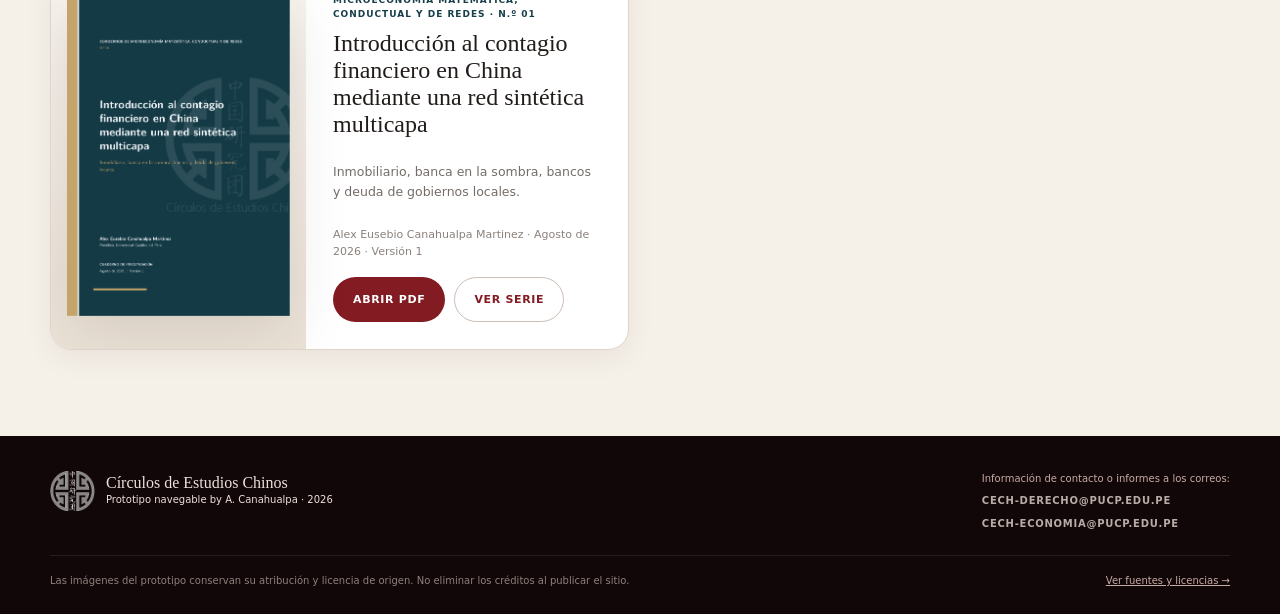
<file: publicaciones/index.html>
<!doctype html>
<html lang="es">
    <head>
        <meta charset="utf-8">
        <meta name="viewport" content="width=device-width,initial-scale=1">
        <meta name="description" content="Publicaciones, boletines y series de cuadernos del CECH.">
        <title>Publicaciones — CECH</title>
        <link href="../assets/images/CECH-ICON.png" rel="icon">
        <link rel="stylesheet" href="../assets/css/styles.css">
    </head>
    <body>
        <header class="site-header">
            <div class="container nav">
                <a class="brand" href="./">
                    <img src="../assets/images/Logo-CECH-main.png" alt="Logo CECH">
                    <div class="brand-name">
                        Círculos de<br>Estudios Chinos
                        <!---<small>Propuesta de sitio institucional</small>--->
                    </div>
                </a>
                <button class="menu-btn" aria-label="Abrir menú">☰</button>
                <nav class="navlinks">
                    <a href="../" class="">Inicio</a>
                    <a href="../nosotros/" class="">Nosotros</a>
                    <a href="../publicaciones/" class="active">Publicaciones</a>
                    <a href="../convocatorias/" class="">Convocatorias</a>
                    <a href="../equipo/" class="">Equipo</a>
                    <div class="social-links">
                    <a href="https://www.instagram.com/cechpucp/" target="_blank" rel="noopener" aria-label="Instagram del CECH">
                        <svg viewBox="0 0 24 24" fill="none" stroke="currentColor" stroke-width="2" stroke-linecap="round" stroke-linejoin="round"><rect x="2" y="2" width="20" height="20" rx="5" ry="5"/><path d="M16 11.37A4 4 0 1 1 12.63 8 4 4 0 0 1 16 11.37z"/><line x1="17.5" y1="6.5" x2="17.5" y2="6.5"/></svg>
                    </a>
                    <a href="https://www.linkedin.com/company/círculo-de-estudios-chinos-sección-derecho/" target="_blank" rel="noopener" aria-label="LinkedIn del CECH">
                        <svg viewBox="0 0 24 24" fill="currentColor"><path d="M20.447 20.452h-3.554v-5.569c0-1.328-.027-3.037-1.852-3.037-1.853 0-2.136 1.445-2.136 2.939v5.667H9.351V9h3.414v1.561h.046c.477-.9 1.637-1.85 3.37-1.85 3.601 0 4.267 2.37 4.267 5.455v6.286zM5.337 7.433c-1.144 0-2.063-.926-2.063-2.065 0-1.138.92-2.063 2.063-2.063 1.14 0 2.064.925 2.064 2.063 0 1.139-.925 2.065-2.064 2.065zm1.782 13.019H3.555V9h3.564v11.452zM22.225 0H1.771C.792 0 0 .774 0 1.729v20.542C0 23.227.792 24 1.771 24h20.451C23.2 24 24 23.227 24 22.271V1.729C24 .774 23.2 0 22.222 0h.003z"/></svg>
                    </a>
                </div>
                    <!---<a href="../creditos/" class="">Créditos</a>--->
                </nav>
            </div>
        </header>
        <main>
            <section class="page-hero">
                <img class="backdrop" src="../assets/images/biblioteca-binhai.png" alt="Interior de la Biblioteca Tianjin Binhai">
                <div class="container page-hero-content">
                    <div class="kicker">Biblioteca CECH</div>
                    <h1>Publicaciones y series.</h1>
                    <p>Boletines para la difusión periódica y series de cuadernos para investigaciones especializadas, cada una con su propia presentación y archivo.</p>
                </div>
                <div class="page-credit">Muzzleflash · Wikimedia Commons · 
                    <a href="https://commons.wikimedia.org/wiki/File:Binhai_library_bookshelves.jpg" target="_blank" rel="noopener">CC0</a>
                </div>
            </section>
            <section class="pub-intro" id="boletines">
                <div class="container">
                    <div class="section-head">
                        <div>
                            <div class="kicker">Dos niveles editoriales</div>
                            <h2 class="section-title">Boletines y cuadernos no son lo mismo.</h2>
                            <p class="section-desc">Separarlos hace más comprensible la producción del CECH y permite que cada formato tenga su propia lógica editorial.</p>
                        </div>
                    </div>
                    <div class="pub-types">
                        <div class="type-card">
                            <img src="../assets/images/beijing-calle-1991.png" alt="Calle de Beijing">
                            <div class="type-body">
                                <div class="kicker" style="color:#ead8ad">Boletines</div>
                                <h2>Actualidad y difusión periódica.</h2>
                                <p>Espacio para noticias, análisis breves, actividades, agenda y comunicaciones institucionales. El contenido mostrado en este prototipo es una propuesta de estructura.</p>
                                <div class="inline-credit">Gary Todd · Wikimedia Commons · CC0</div>
                            </div>
                        </div>
                        <div class="type-card">
                            <img src="../assets/images/conjunto-ritual-bronce.jpg" alt="Conjunto ritual de bronce">
                            <div class="type-body">
                                <div class="kicker" style="color:#ead8ad">Series de cuadernos</div>
                                <h2>Colecciones de investigación especializadas.</h2>
                                <p>Cada serie cuenta con una introducción propia, temas de interés, identidad visual y archivo de números. Esto permite sumar nuevas colecciones con el tiempo sin mezclarlo todo.</p>
                                <div class="inline-credit">Ritual Altar Set · The Metropolitan Museum of Art · Public Domain</div>
                            </div>
                        </div>
                    </div>
                </div>
            </section>
            <section class="series-section" id="series">
                <div class="container">
                    <div class="section-head">
                        <div>
                            <div class="kicker">Series actuales</div>
                            <h2 class="section-title">Colecciones con identidad propia.</h2>
                        </div>
                    </div>
                    <div class="series-list">
                        <article class="series-row">
                            <div class="series-image">
                                <img src="../assets/images/conjunto-ritual-bronce.jpg" alt="Ritual Altar Set">
                                <div class="inline-credit">“Ritual Altar Set”, China, s. XI a. C. · The Met · 
                                    <a href="https://www.metmuseum.org/art/collection/search/76974" target="_blank" rel="noopener">Public Domain</a>
                                </div>
                            </div>
                            <div class="series-copy">
                                <div class="kicker">Serie 01</div>
                                <h2>Cuadernos de China Antigua y Medieval</h2>
                                <p>Serie de investigaciones sobre la China antigua y medieval, con atención a procesos históricos, arqueología, instituciones, economía, religión, cultura material, memoria y transformaciones políticas.</p>
                                <div class="tags">
                                    <span class="tag">Historia</span>
                                    <span class="tag">Arqueología</span>
                                    <span class="tag">Instituciones</span>
                                    <span class="tag">Religión</span>
                                    <span class="tag">Economía</span>
                                </div>
                                <div class="meta">Números incluidos: N.º 01 y N.º 02 · Agosto de 2026.</div>
                                <a class="btn btn-wine" href="../publicaciones/serie-china-antigua/">Entrar a la serie →</a>
                            </div>
                        </article>
                        <article class="series-row reverse">
                            <div class="series-image">
                                <img src="../assets/images/beijing-guomao-cbd.png" alt="Beijing Guomao CBD">
                                <div class="network-chip">
                                    <img src="../assets/images/red-social-visualizacion.png" alt="Visualización de red">
                                </div>
                                <div class="inline-credit">Beijing Guomao: Yli584 · CC0. Red: Martin Grandjean · CC BY-SA 4.0.</div>
                            </div>
                            <div class="series-copy">
                                <div class="kicker" style="color:#173f4a">Serie 02</div>
                                <h2>Cuadernos de Microeconomía Matemática, Conductual y de Redes</h2>
                                <p>Serie orientada al análisis económico de China mediante microeconomía, teoría de redes, herramientas cuantitativas y enfoques conductuales. La presentación toma como punto de partida el primer cuaderno suministrado.</p>
                                <div class="tags">
                                    <span class="tag">Microeconomía</span>
                                    <span class="tag">Redes</span>
                                    <span class="tag">Riesgo sistémico</span>
                                    <span class="tag">Modelización</span>
                                </div>
                                <div class="meta">Actualmente incluido en el prototipo: N.º 01 · Agosto de 2026.</div>
                                <a class="btn btn-wine" href="../publicaciones/serie-microeconomia/">Entrar a la serie →</a>
                            </div>
                        </article>
                    </div>
                </div>
            </section>
            <section class="archive">
                <div class="container">
                    <div class="section-head">
                        <div>
                            <div class="kicker">Archivo</div>
                            <h2 class="section-title">Números disponibles.</h2>
                        </div>
                    </div>
                    <div class="archive-grid">
                        <article class="issue-card">
                            <div class="issue-cover">
                            <img src="../assets/images/cuaderno-antigua-medieval-01.png" alt="Portada Cuadernos de China Antigua y Medieval N.º 01"></div>
                            <div class="issue-body">
                                <div class="issue-series">Cuadernos de China Antigua y Medieval · N.º 01</div>
                                <h3>De soberanos históricos a memorias del pasado: los Tres Soberanos y Cinco Emperadores en la investigación actual</h3>
                                <p>Del problema de la existencia al problema de la construcción.</p>
                                <div class="issue-meta">Alex Eusebio Canahualpa Martinez · Agosto de 2026 · Versión 1</div>
                                <div class="issue-actions">
                                    <a class="btn btn-wine" href="../docs/Cuaderno_01_China_Antigua_y_Medieval.pdf" target="_blank">Abrir PDF</a>
                                    <a class="btn btn-outline" href="../publicaciones/serie-china-antigua/">Ver serie</a>
                                </div>
                            </div>
                        </article>
                        <article class="issue-card">
                            <div class="issue-cover">
                                <img src="../assets/images/cuaderno-antigua-medieval-02.png" alt="Portada Cuadernos de China Antigua y Medieval N.º 02">
                            </div>
                            <div class="issue-body">
                                <div class="issue-series">Cuadernos de China Antigua y Medieval · N.º 02</div>
                                <h3>Adivinación y economía política en el Shang tardío</h3>
                                <p>Movilización de recursos, economía ritual y concentración de la autoridad. Anyang, oráculos óseos y centralización política en el Shang tardío.</p>
                                <div class="issue-meta">Alex Eusebio Canahualpa Martinez · Agosto de 2026 · Versión 1</div>
                                <div class="issue-actions">
                                    <a class="btn btn-wine" href="../docs/Cuaderno_02_China_Antigua_y_Medieval.pdf" target="_blank">Abrir PDF</a>
                                    <a class="btn btn-outline" href="../publicaciones/serie-china-antigua/">Ver serie</a>
                                </div>
                            </div>
                        </article>
                        <article class="issue-card">
                            <div class="issue-cover">
                            <img src="../assets/images/cuaderno-01.png" alt="Portada Cuaderno de Microeconomía N.º 01"></div>
                            <div class="issue-body">
                                <div class="issue-series" style="color:#173f4a">Microeconomía Matemática, Conductual y de Redes · N.º 01</div>
                                <h3>Introducción al contagio financiero en China mediante una red sintética multicapa</h3>
                                <p>Inmobiliario, banca en la sombra, bancos y deuda de gobiernos locales.</p>
                                <div class="issue-meta">Alex Eusebio Canahualpa Martinez · Agosto de 2026 · Versión 1</div>
                                <div class="issue-actions">
                                    <a class="btn btn-wine" href="../docs/Cuaderno_01.pdf" target="_blank">Abrir PDF</a>
                                    <a class="btn btn-outline" href="../publicaciones/serie-microeconomia/">Ver serie</a>
                                </div>
                            </div>
                        </article>
                    </div>
                </div>
            </section>
        </main>
        <footer class="site-footer">
            <div class="container">
                <div class="footer-top">
                    <div class="footer-brand">
                        <img src="../assets/images/Logo-CECH-main.png" alt="">
                        <div><b>Círculos de Estudios Chinos</b><br>
                            <span>Prototipo navegable by A. Canahualpa · 2026</span>
                        </div>
                    </div>
                    <div class="footer-links" style="flex-direction:column;align-items:flex-start;gap:7px">
                        <span style="text-transform:none;letter-spacing:0;font-weight:400;color:#c8aaa3">Información de contacto o informes a los correos:</span>
                        <a href="mailto:cech-derecho@pucp.edu.pe">cech-derecho@pucp.edu.pe</a>
                        <a href="mailto:cech-economia@pucp.edu.pe">cech-economia@pucp.edu.pe</a>
                    </div>
                </div>
                <div class="footer-credit-note">
                    <span>Las imágenes del prototipo conservan su atribución y licencia de origen. No eliminar los créditos al publicar el sitio.</span>
                    <span><a href="../creditos/">Ver fuentes y licencias →</a></span>
                </div>
            </div>
        </footer>
        <script src="../assets/js/main.js"></script>
    </body>
</html>
</file>
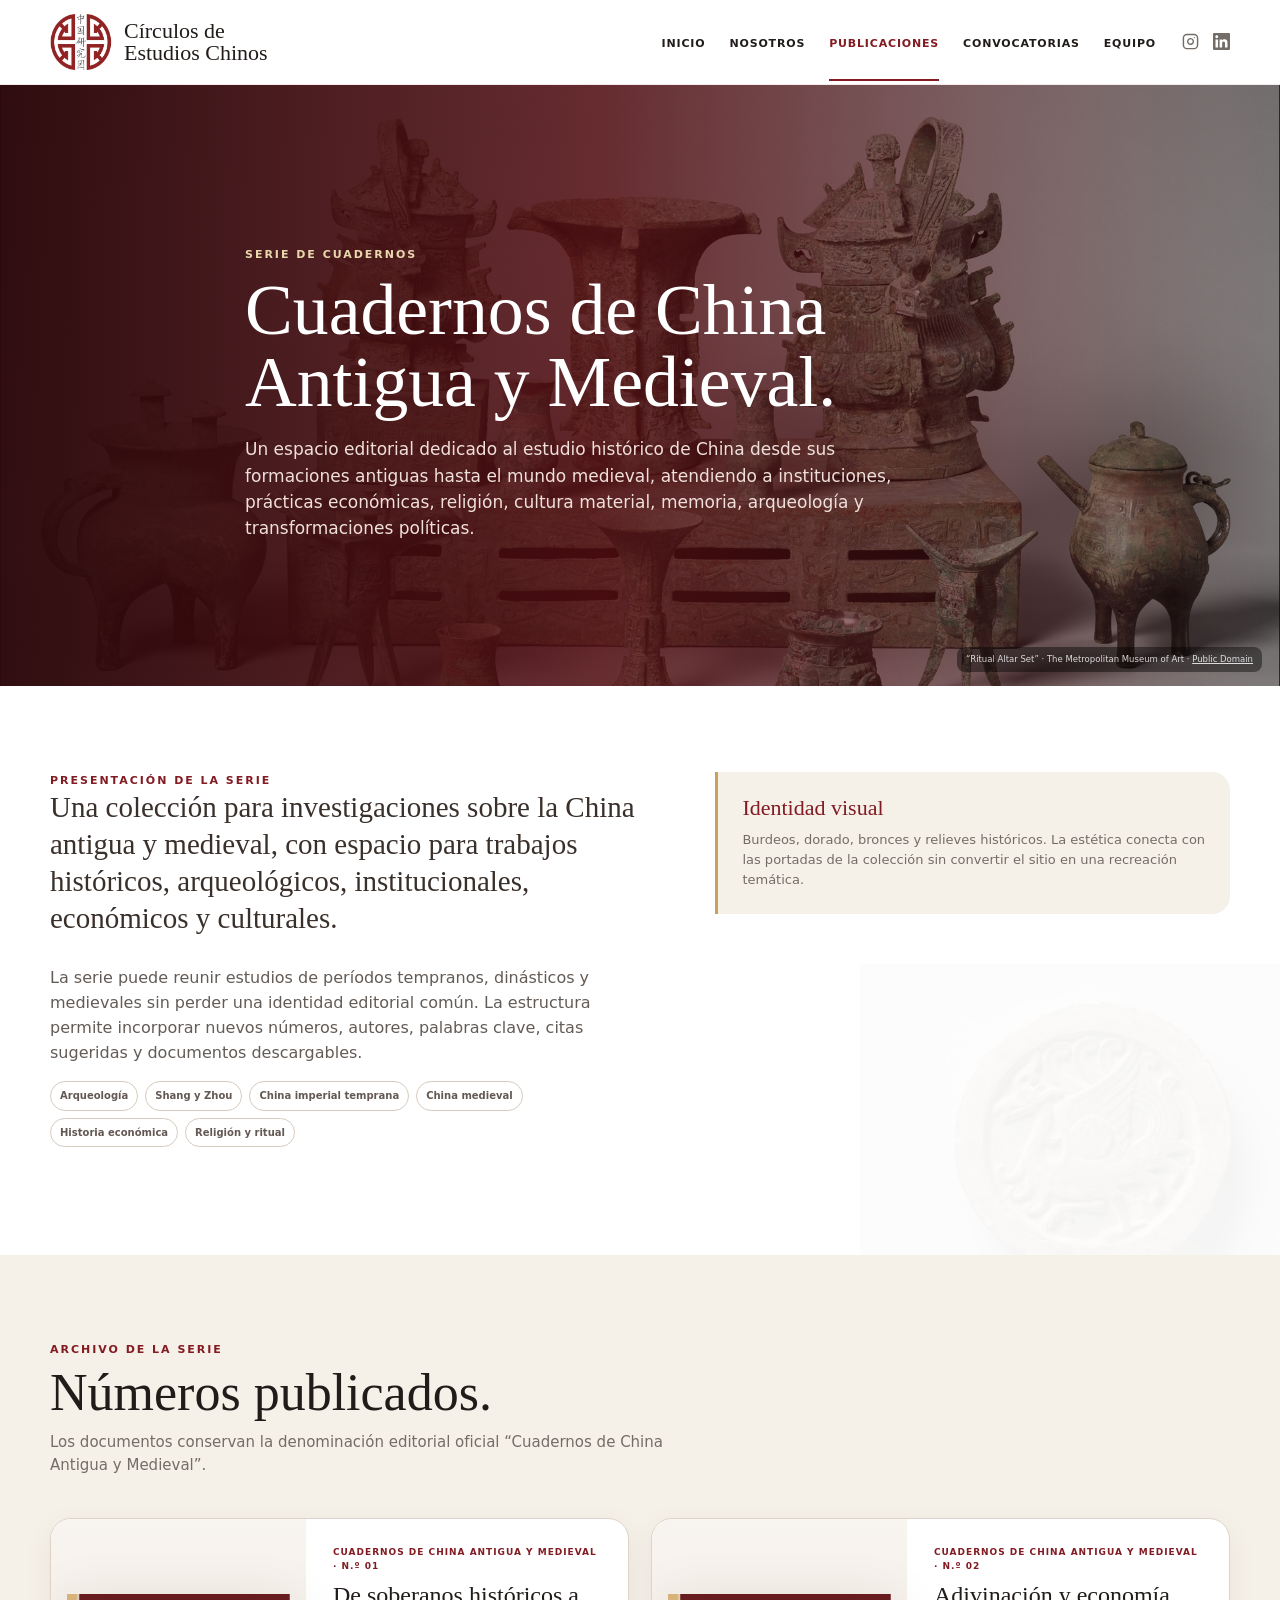
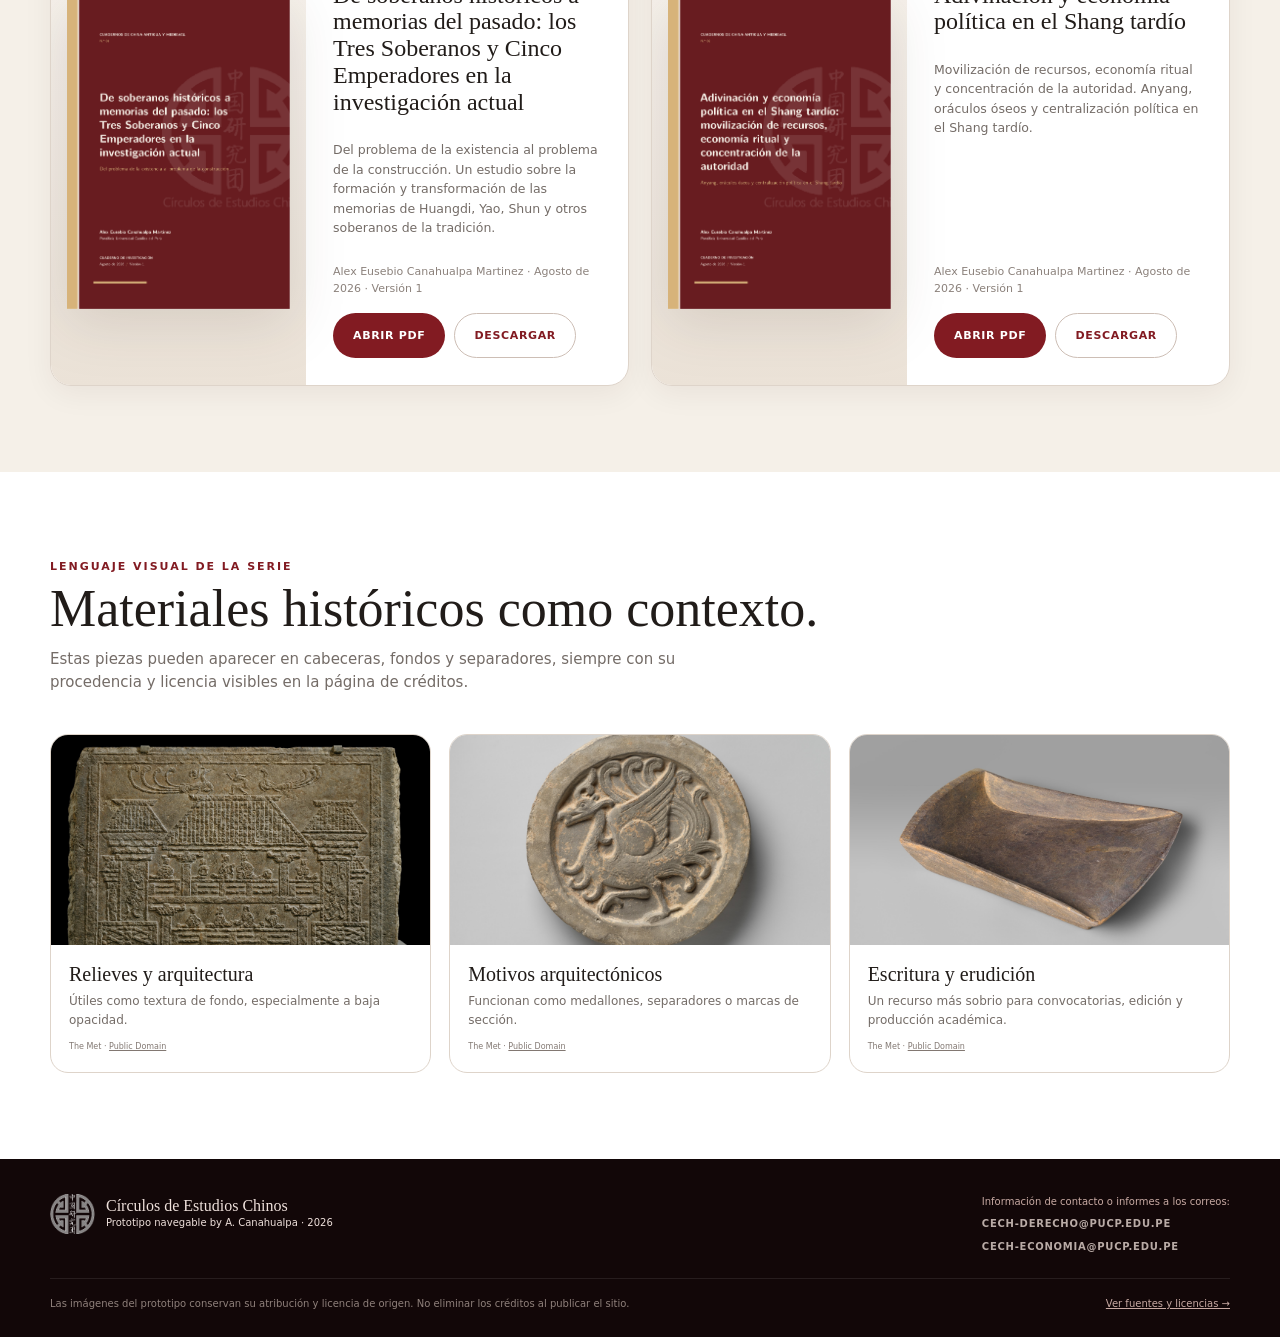
<file: publicaciones/serie-china-antigua/index.html>
<!doctype html>
<html lang="es">
    <head>
        <meta charset="utf-8">
        <meta name="viewport" content="width=device-width,initial-scale=1">
        <meta name="description" content="Serie Cuadernos de China Antigua y Medieval del CECH.">
        <title>Cuadernos de China Antigua y Medieval — CECH</title>
        <link href="../../assets/images/CECH-ICON.png" rel="icon">
        <link rel="stylesheet" href="../../assets/css/styles.css">
    </head>
    <body>
        <header class="site-header">
            <div class="container nav">
                <a class="brand" href="./">
                    <img src="../../assets/images/Logo-CECH-main.png" alt="Logo CECH">
                    <div class="brand-name">Círculos de<br>Estudios Chinos
                        <!---<small>Propuesta de sitio institucional</small>--->
                    </div>
                </a>
                <button class="menu-btn" aria-label="Abrir menú">☰</button>
                <nav class="navlinks">
                    <a href="../../" class="">Inicio</a>
                    <a href="../../nosotros/" class="">Nosotros</a>
                    <a href="../../publicaciones/" class="active">Publicaciones</a>
                    <a href="../../convocatorias/" class="">Convocatorias</a>
                    <a href="../../equipo/" class="">Equipo</a>
                    <div class="social-links">
                    <a href="https://www.instagram.com/cechpucp/" target="_blank" rel="noopener" aria-label="Instagram del CECH">
                        <svg viewBox="0 0 24 24" fill="none" stroke="currentColor" stroke-width="2" stroke-linecap="round" stroke-linejoin="round"><rect x="2" y="2" width="20" height="20" rx="5" ry="5"/><path d="M16 11.37A4 4 0 1 1 12.63 8 4 4 0 0 1 16 11.37z"/><line x1="17.5" y1="6.5" x2="17.5" y2="6.5"/></svg>
                    </a>
                    <a href="https://www.linkedin.com/company/círculo-de-estudios-chinos-sección-derecho/" target="_blank" rel="noopener" aria-label="LinkedIn del CECH">
                        <svg viewBox="0 0 24 24" fill="currentColor"><path d="M20.447 20.452h-3.554v-5.569c0-1.328-.027-3.037-1.852-3.037-1.853 0-2.136 1.445-2.136 2.939v5.667H9.351V9h3.414v1.561h.046c.477-.9 1.637-1.85 3.37-1.85 3.601 0 4.267 2.37 4.267 5.455v6.286zM5.337 7.433c-1.144 0-2.063-.926-2.063-2.065 0-1.138.92-2.063 2.063-2.063 1.14 0 2.064.925 2.064 2.063 0 1.139-.925 2.065-2.064 2.065zm1.782 13.019H3.555V9h3.564v11.452zM22.225 0H1.771C.792 0 0 .774 0 1.729v20.542C0 23.227.792 24 1.771 24h20.451C23.2 24 24 23.227 24 22.271V1.729C24 .774 23.2 0 22.222 0h.003z"/></svg>
                    </a>
                </div>
                    <!---<a href="../../creditos/" class="">Créditos</a>--->
                </nav>
            </div>
        </header>
        <main>
            <section class="page-hero series-hero">
                <img class="backdrop" src="../../assets/images/conjunto-ritual-bronce.jpg" alt="Ritual Altar Set">
                <div class="container page-hero-content">
                    <div class="kicker">Serie de cuadernos</div>
                    <h1>Cuadernos de China Antigua y Medieval.</h1>
                    <p>Un espacio editorial dedicado al estudio histórico de China desde sus formaciones 
                        antiguas hasta el mundo medieval, atendiendo a instituciones, prácticas económicas, 
                        religión, cultura material, memoria, arqueología y transformaciones políticas.</p>
                </div>
                <div class="page-credit">“Ritual Altar Set” · The Metropolitan Museum of Art · 
                    <a href="https://www.metmuseum.org/art/collection/search/76974" target="_blank" rel="noopener">Public Domain</a>
                </div>
            </section>
            <section class="series-summary antigua">
                <div class="container summary-grid">
                    <div>
                        <div class="kicker">Presentación de la serie</div>
                        <p class="lede">Una colección para investigaciones sobre la China antigua y medieval, con espacio para trabajos 
                            históricos, arqueológicos, institucionales, económicos y culturales.
                        </p>
                        <p class="body-copy">La serie puede reunir estudios de períodos tempranos, dinásticos y medievales 
                                sin perder una identidad editorial común. La estructura permite incorporar nuevos números, autores, palabras clave, 
                                citas sugeridas y documentos descargables.
                        </p>
                        <div class="tags">
                            <span class="tag">Arqueología</span>
                            <span class="tag">Shang y Zhou</span>
                            <span class="tag">China imperial temprana</span>
                            <span class="tag">China medieval</span>
                            <span class="tag">Historia económica</span>
                            <span class="tag">Religión y ritual</span>
                        </div>
                    </div>
                    <aside class="side-note">
                            <h3>Identidad visual</h3>
                            <p>Burdeos, dorado, bronces y relieves históricos. La estética conecta con las portadas de la colección sin 
                                convertir el sitio en una recreación temática.</p>
                    </aside>
                </div>
            </section>
            <section class="archive">
                <div class="container">
                    <div class="section-head">
                        <div>
                            <div class="kicker">Archivo de la serie</div>
                            <h2 class="section-title">Números publicados.</h2>
                            <p class="section-desc">Los documentos conservan la denominación editorial oficial “Cuadernos de China Antigua y Medieval”.</p>
                        </div>
                    </div>
                    <div class="archive-grid">
                        <article class="issue-card">
                            <div class="issue-cover">
                            <img src="../../assets/images/cuaderno-antigua-medieval-01.png" alt="Portada de Cuadernos de China Antigua y Medieval N.º 01"></div>
                            <div class="issue-body">
                                <div class="issue-series">Cuadernos de China Antigua y Medieval · N.º 01</div>
                                <h3>De soberanos históricos a memorias del pasado: los Tres Soberanos y Cinco Emperadores en la investigación actual</h3>
                                <p>Del problema de la existencia al problema de la construcción. Un estudio sobre la formación y transformación de las memorias de 
                                Huangdi, Yao, Shun y otros soberanos de la tradición.</p>
                                <div class="issue-meta">Alex Eusebio Canahualpa Martinez · Agosto de 2026 · Versión 1</div>
                                <div class="issue-actions">
                                    <a class="btn btn-wine" href="../../docs/Cuaderno_01_China_Antigua_y_Medieval.pdf" target="_blank">Abrir PDF</a>
                                    <a class="btn btn-outline" href="../../docs/Cuaderno_01_China_Antigua_y_Medieval.pdf" download>Descargar</a>
                                </div>
                            </div>
                        </article>
                        <article class="issue-card">
                            <div class="issue-cover">
                                <img src="../../assets/images/cuaderno-antigua-medieval-02.png" alt="Portada de Cuadernos de China Antigua y Medieval N.º 02"></div>
                            <div class="issue-body">
                                <div class="issue-series">Cuadernos de China Antigua y Medieval · N.º 02</div>
                                <h3>Adivinación y economía política en el Shang tardío</h3>
                                <p>Movilización de recursos, economía ritual y concentración de la autoridad. Anyang, oráculos óseos y centralización política en el Shang tardío.</p>
                                <div class="issue-meta">Alex Eusebio Canahualpa Martinez · Agosto de 2026 · Versión 1</div>
                                <div class="issue-actions"><a class="btn btn-wine" href="../../docs/Cuaderno_02_China_Antigua_y_Medieval.pdf" target="_blank">Abrir PDF</a>
                                    <a class="btn btn-outline" href="../../docs/Cuaderno_02_China_Antigua_y_Medieval.pdf" download>Descargar</a>
                                </div>
                            </div>
                        </article>
                    </div>
                </div>
            </section>
            <section class="visual-notes">
                <div class="container">
                    <div class="section-head">
                        <div>
                            <div class="kicker">Lenguaje visual de la serie</div>
                            <h2 class="section-title">Materiales históricos como contexto.</h2>
                            <p class="section-desc">Estas piezas pueden aparecer en cabeceras, fondos y separadores, siempre con su procedencia y licencia visibles en la página de créditos.</p>
                        </div>
                    </div>
                    <div class="visual-grid">
                        <div class="visual-card">
                            <div class="pic">
                            <img src="../../assets/images/relieve-pabellon-han.jpg" alt="Relieve Han con figuras en un pabellón"></div>
                            <div class="text">
                                <h3>Relieves y arquitectura</h3>
                                <p>Útiles como textura de fondo, especialmente a baja opacidad.</p>
                                <div class="credit-dark">The Met · <a href="https://www.metmuseum.org/art/collection/search/44791" target="_blank">Public Domain</a>
                                </div>
                            </div>
                        </div>
                        <div class="visual-card">
                            <div class="pic">
                            <img src="../../assets/images/teja-han.png" alt="Teja de techo de la dinastía Han"></div>
                            <div class="text">
                                <h3>Motivos arquitectónicos</h3>
                                <p>Funcionan como medallones, separadores o marcas de sección.</p>
                                <div class="credit-dark">The Met · <a href="https://www.metmuseum.org/art/collection/search/49529" target="_blank">Public Domain</a>
                                </div>
                            </div>
                        </div>
                        <div class="visual-card">
                            <div class="pic">
                            <img src="../../assets/images/tintero-caracter-viento.jpg" alt="Tintero en forma del carácter chino viento"></div>
                            <div class="text">
                                <h3>Escritura y erudición</h3>
                                <p>Un recurso más sobrio para convocatorias, edición y producción académica.</p>
                                <div class="credit-dark">The Met · <a href="https://www.metmuseum.org/art/collection/search/41873" target="_blank">Public Domain</a>
                                </div>
                            </div>
                        </div>
                    </div>
                </div>
            </section>
        </main>
        <footer class="site-footer">
            <div class="container">
                <div class="footer-top">
                    <div class="footer-brand">
                        <img src="../../assets/images/Logo-CECH-main.png" alt="">
                        <div><b>Círculos de Estudios Chinos</b><br>
                            <span>Prototipo navegable by A. Canahualpa · 2026</span>
                        </div>
                    </div>
                    <div class="footer-links" style="flex-direction:column;align-items:flex-start;gap:7px">
                        <span style="text-transform:none;letter-spacing:0;font-weight:400;color:#c8aaa3">Información de contacto o informes a los correos:</span>
                        <a href="mailto:cech-derecho@pucp.edu.pe">cech-derecho@pucp.edu.pe</a>
                        <a href="mailto:cech-economia@pucp.edu.pe">cech-economia@pucp.edu.pe</a>
                    </div>
                </div>
                <div class="footer-credit-note">
                    <span>Las imágenes del prototipo conservan su atribución y licencia de origen. No eliminar los créditos al publicar el sitio.</span>
                    <span><a href="../../creditos/">Ver fuentes y licencias →</a></span>
                </div>
            </div>
        </footer>
        <script src="../../assets/js/main.js"></script>
    </body>
</html>
</file>
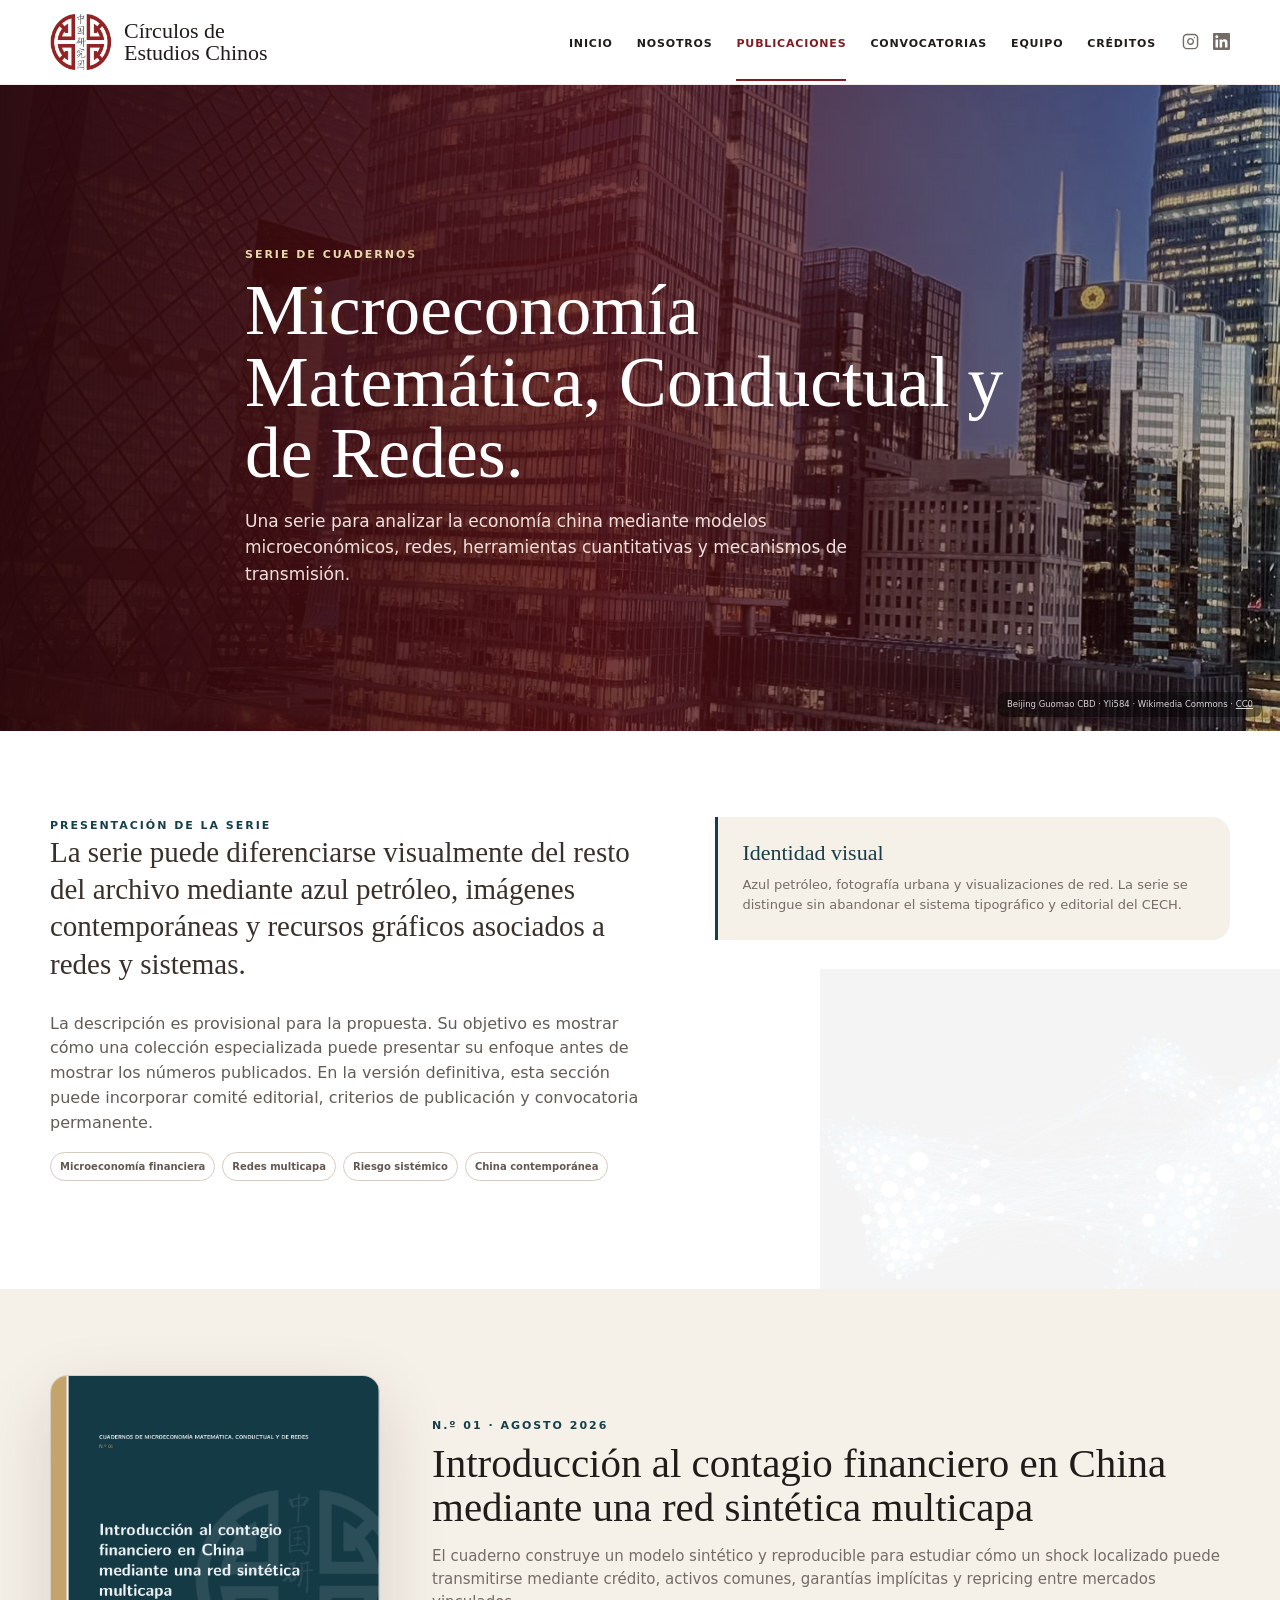
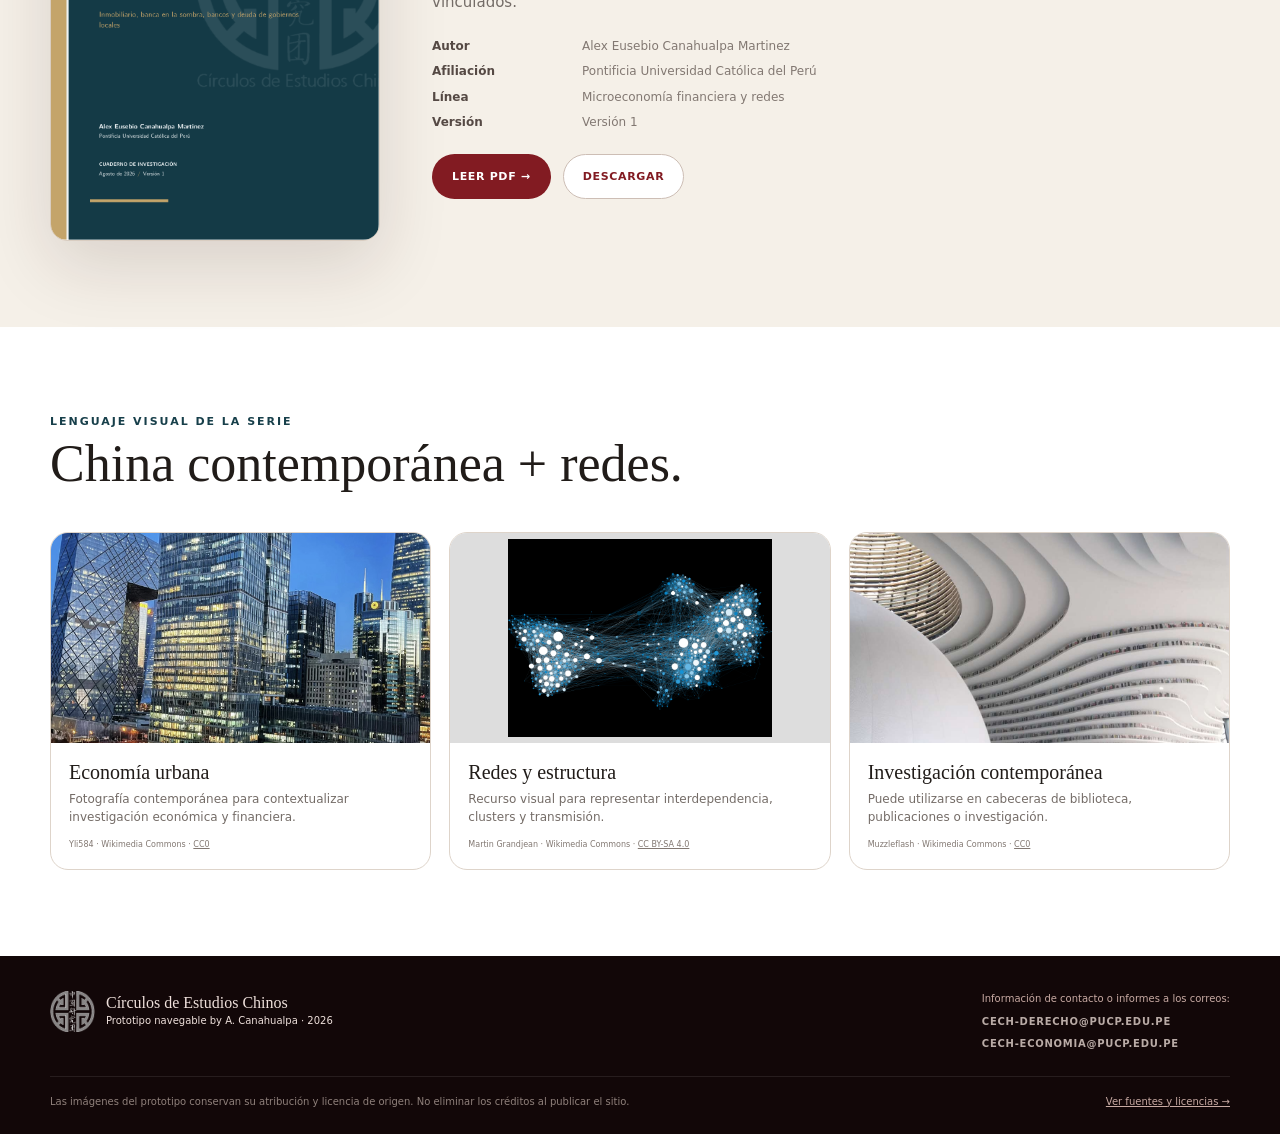
<file: publicaciones/serie-microeconomia/index.html>
<!doctype html>
<html lang="es">
    <head>
        <meta charset="utf-8">
        <meta name="viewport" content="width=device-width,initial-scale=1">
        <meta name="description" content="Serie de Cuadernos de Microeconomía Matemática, Conductual y de Redes.">
        <title>Microeconomía, Conducta y Redes — CECH</title>
        <link href="../../assets/images/CECH-ICON.png" rel="icon">
        <link rel="stylesheet" href="../../assets/css/styles.css">
    </head>
    <body>
        <header class="site-header">
            <div class="container nav">
                <a class="brand" href="./">
                    <img src="../../assets/images/Logo-CECH-main.png" alt="Logo CECH">
                    <div class="brand-name">Círculos de<br>Estudios Chinos
                        <!---<small>Propuesta de sitio institucional</small>--->
                    </div>
                </a>
                <button class="menu-btn" aria-label="Abrir menú">☰</button>
                <nav class="navlinks">
                    <a href="../../" class="">Inicio</a>
                    <a href="../../nosotros/" class="">Nosotros</a>
                    <a href="../../publicaciones/" class="active">Publicaciones</a>
                    <a href="../../convocatorias/" class="">Convocatorias</a>
                    <a href="../../equipo/" class="">Equipo</a>
                    <a href="../../creditos/" class="">Créditos</a>
                    <div class="social-links">
                    <a href="https://www.instagram.com/cechpucp/" target="_blank" rel="noopener" aria-label="Instagram del CECH">
                        <svg viewBox="0 0 24 24" fill="none" stroke="currentColor" stroke-width="2" stroke-linecap="round" stroke-linejoin="round"><rect x="2" y="2" width="20" height="20" rx="5" ry="5"/><path d="M16 11.37A4 4 0 1 1 12.63 8 4 4 0 0 1 16 11.37z"/><line x1="17.5" y1="6.5" x2="17.5" y2="6.5"/></svg>
                    </a>
                    <a href="https://www.linkedin.com/company/círculo-de-estudios-chinos-sección-derecho/" target="_blank" rel="noopener" aria-label="LinkedIn del CECH">
                        <svg viewBox="0 0 24 24" fill="currentColor"><path d="M20.447 20.452h-3.554v-5.569c0-1.328-.027-3.037-1.852-3.037-1.853 0-2.136 1.445-2.136 2.939v5.667H9.351V9h3.414v1.561h.046c.477-.9 1.637-1.85 3.37-1.85 3.601 0 4.267 2.37 4.267 5.455v6.286zM5.337 7.433c-1.144 0-2.063-.926-2.063-2.065 0-1.138.92-2.063 2.063-2.063 1.14 0 2.064.925 2.064 2.063 0 1.139-.925 2.065-2.064 2.065zm1.782 13.019H3.555V9h3.564v11.452zM22.225 0H1.771C.792 0 0 .774 0 1.729v20.542C0 23.227.792 24 1.771 24h20.451C23.2 24 24 23.227 24 22.271V1.729C24 .774 23.2 0 22.222 0h.003z"/></svg>
                    </a>
                </div>
                </nav>
            </div>
        </header>
        <main>
            <section class="page-hero series-hero">
                <img class="backdrop" src="../../assets/images/beijing-guomao-cbd.png" alt="Distrito financiero de Beijing Guomao">
                <div class="container page-hero-content">
                    <div class="kicker">Serie de cuadernos</div>
                    <h1>Microeconomía Matemática, Conductual y de Redes.</h1>
                    <p>Una serie para analizar la economía china mediante modelos microeconómicos, redes, herramientas cuantitativas y mecanismos de transmisión.</p>
                </div>
                <div class="page-credit">Beijing Guomao CBD · Yli584 · Wikimedia Commons · 
                    <a href="https://commons.wikimedia.org/wiki/File:Beijing_Guomao_CBD.jpg" target="_blank" rel="noopener">CC0</a>
                </div>
            </section>
            <section class="series-summary micro">
                <div class="container summary-grid">
                    <div>
                        <div class="kicker" style="color:#173f4a">Presentación de la serie</div>
                        <p class="lede">La serie puede diferenciarse visualmente del resto del archivo mediante azul petróleo, imágenes contemporáneas y recursos gráficos asociados a redes y sistemas.</p>
                        <p class="body-copy">La descripción es provisional para la propuesta. Su objetivo es mostrar cómo una colección especializada puede presentar su enfoque antes de mostrar los números publicados. En la versión definitiva, esta sección puede incorporar comité editorial, criterios de publicación y convocatoria permanente.</p>
                        <div class="tags">
                            <span class="tag">Microeconomía financiera</span>
                            <span class="tag">Redes multicapa</span>
                            <span class="tag">Riesgo sistémico</span>
                            <span class="tag">China contemporánea</span>
                        </div>
                    </div>
                    <aside class="side-note" style="border-left-color:#173f4a">
                        <h3 style="color:#173f4a">Identidad visual</h3>
                        <p>Azul petróleo, fotografía urbana y visualizaciones de red. La serie se distingue sin abandonar el sistema tipográfico y editorial del CECH.</p>
                    </aside>
                </div>
            </section>
            <section class="series-feature">
                <div class="container feature-grid">
                    <div class="feature-cover">
                        <img src="../../assets/images/cuaderno-01.png" alt="Portada del Cuaderno N.º 01"></div>
                    <div class="feature-copy">
                        <div class="kicker" style="color:#173f4a">N.º 01 · Agosto 2026</div>
                        <h2>Introducción al contagio financiero en China mediante una red sintética multicapa</h2>
                        <p>El cuaderno construye un modelo sintético y reproducible para estudiar cómo un shock localizado puede transmitirse mediante crédito, activos comunes, garantías implícitas y repricing entre mercados vinculados.</p>
                        <div class="feature-meta"><b>Autor</b><span>Alex Eusebio Canahualpa Martinez</span><b>Afiliación</b>
                            <span>Pontificia Universidad Católica del Perú</span><b>Línea</b>
                            <span>Microeconomía financiera y redes</span><b>Versión</b>
                            <span>Versión 1</span>
                        </div>
                        <div class="actions">
                            <a class="btn btn-wine" href="../../docs/Cuaderno_01.pdf" target="_blank">Leer PDF →</a>
                            <a class="btn btn-outline" href="../../docs/Cuaderno_01.pdf" download>Descargar</a>
                        </div>
                    </div>
                </div>
            </section>
            <section class="visual-notes">
                <div class="container">
                    <div class="section-head">
                        <div>
                            <div class="kicker" style="color:#173f4a">Lenguaje visual de la serie</div>
                            <h2 class="section-title">China contemporánea + redes.</h2>
                        </div>
                    </div>
                    <div class="visual-grid">
                        <div class="visual-card">
                            <div class="pic">
                            <img src="../../assets/images/beijing-guomao-cbd.png" alt="Beijing Guomao CBD"></div>
                            <div class="text">
                                <h3>Economía urbana</h3>
                                <p>Fotografía contemporánea para contextualizar investigación económica y financiera.</p>
                                <div class="credit-dark">Yli584 · Wikimedia Commons · 
                                    <a href="https://commons.wikimedia.org/wiki/File:Beijing_Guomao_CBD.jpg" target="_blank">CC0</a>
                                </div>
                            </div>
                        </div>
                        <div class="visual-card">
                            <div class="pic network-panel">
                            <img src="../../assets/images/red-social-visualizacion.png" alt="Visualización de red de 1000 vértices"></div>
                            <div class="text">
                                <h3>Redes y estructura</h3>
                                <p>Recurso visual para representar interdependencia, clusters y transmisión.</p>
                                <div class="credit-dark">Martin Grandjean · Wikimedia Commons · 
                                    <a href="https://commons.wikimedia.org/wiki/File:Social_Network_Visualization.png" target="_blank">CC BY-SA 4.0</a>
                                </div>
                            </div>
                        </div>
                        <div class="visual-card">
                            <div class="pic">
                            <img src="../../assets/images/biblioteca-binhai.png" alt="Interior Biblioteca Tianjin Binhai"></div>
                            <div class="text">
                                <h3>Investigación contemporánea</h3>
                                <p>Puede utilizarse en cabeceras de biblioteca, publicaciones o investigación.</p>
                                <div class="credit-dark">Muzzleflash · Wikimedia Commons · 
                                    <a href="https://commons.wikimedia.org/wiki/File:Binhai_library_bookshelves.jpg" target="_blank">CC0</a>
                                </div>
                            </div>
                        </div>
                    </div>
                </div>
            </section>
        </main>
        <footer class="site-footer">
            <div class="container">
                <div class="footer-top">
                    <div class="footer-brand">
                        <img src="../../assets/images/Logo-CECH-main.png" alt="">
                        <div><b>Círculos de Estudios Chinos</b><br>
                            <span>Prototipo navegable by A. Canahualpa · 2026</span>
                        </div>
                    </div>
                    <div class="footer-links" style="flex-direction:column;align-items:flex-start;gap:7px">
                        <span style="text-transform:none;letter-spacing:0;font-weight:400;color:#c8aaa3">Información de contacto o informes a los correos:</span>
                        <a href="mailto:cech-derecho@pucp.edu.pe">cech-derecho@pucp.edu.pe</a>
                        <a href="mailto:cech-economia@pucp.edu.pe">cech-economia@pucp.edu.pe</a>
                    </div>
                </div>
                <div class="footer-credit-note">
                    <span>Las imágenes del prototipo conservan su atribución y licencia de origen. No eliminar los créditos al publicar el sitio.</span>
                    <span><a href="../../creditos/">Ver fuentes y licencias →</a>
                    </span>
                </div>
            </div>
        </footer>
        <script src="../../assets/js/main.js"></script>
    </body>
</html>
</file>
<file: assets/css/styles.css>
:root{
  --wine:#821b22;
  --wine-dark:#4b0d12;
  --wine-deep:#27080b;
  --gold:#c7a25b;
  --gold-light:#ead8ad;
  --ink:#211c19;
  --muted:#746c67;
  --paper:#f5f0e8;
  --paper-2:#ece3d7;
  --white:#fff;
  --line:#ded4ca;
  --petrol:#173f4a;
  --petrol-2:#0d2830;
  --shadow:0 24px 70px rgba(51,24,20,.14);
  --shadow-sm:0 10px 28px rgba(51,24,20,.09);
  --radius:22px;
}
*{box-sizing:border-box}
html{scroll-behavior:smooth}
body{margin:0;color:var(--ink);background:#fff;font-family:Inter,ui-sans-serif,system-ui,-apple-system,BlinkMacSystemFont,"Segoe UI",sans-serif;line-height:1.55}
img{display:block;max-width:100%}
a{color:inherit;text-decoration:none}
button{font:inherit}
.container{width:min(1180px,calc(100% - 42px));margin:auto}
.serif{font-family:Georgia,"Times New Roman",serif}
.kicker{text-transform:uppercase;letter-spacing:.18em;font-size:11px;font-weight:800;color:var(--wine)}
.muted{color:var(--muted)}

/* NAV */
.site-header{position:sticky;top:0;z-index:80;background:rgba(255,255,255,.94);backdrop-filter:blur(16px);border-bottom:1px solid rgba(130,27,34,.09)}
.nav{height:84px;display:flex;align-items:center;justify-content:space-between;gap:28px}
.brand{display:flex;align-items:center;gap:12px;min-width:275px}
.brand img{width:62px;height:62px;object-fit:contain}
.brand-name{font:22px/1 Georgia,"Times New Roman",serif}
.brand-name small{display:block;font:700 9px/1.2 Inter,ui-sans-serif,system-ui;text-transform:uppercase;letter-spacing:.17em;color:#817772;margin-top:7px}
.navlinks{display:flex;align-items:center;gap:24px;font-size:11px;text-transform:uppercase;letter-spacing:.075em;font-weight:800}
.navlinks a{padding:32px 0 27px;border-bottom:2px solid transparent;transition:.2s}
.navlinks a:hover,.navlinks a.active{color:var(--wine);border-bottom-color:var(--wine)}
.social-links{display:flex;align-items:center;gap:14px;margin-left:2px}
.social-links a{padding:0!important;border-bottom:0!important;display:flex;align-items:center;color:var(--muted)}
.social-links a:hover{color:var(--wine);border-bottom:0!important}
.social-links svg{width:17px;height:17px}
.menu-btn{display:none;border:0;background:transparent;color:var(--wine);font-size:27px;cursor:pointer}

/* BUTTONS */
.actions{display:flex;gap:12px;flex-wrap:wrap}
.btn{display:inline-flex;align-items:center;justify-content:center;gap:9px;border-radius:999px;padding:13px 19px;border:1px solid transparent;text-transform:uppercase;letter-spacing:.06em;font-size:11px;font-weight:850;transition:.2s;cursor:pointer}
.btn:hover{transform:translateY(-2px)}
.btn-gold{background:var(--gold);color:#25150c}.btn-gold:hover{background:#d4b36e}
.btn-wine{background:var(--wine);color:#fff}.btn-wine:hover{background:#6d141a}
.btn-light{border-color:rgba(255,255,255,.6);color:#fff;background:rgba(255,255,255,.035)}.btn-light:hover{background:#fff;color:var(--wine)}
.btn-outline{border-color:#cdbeb5;color:var(--wine);background:#fff}.btn-outline:hover{background:#f8f1eb}

/* HERO HOME */
.home-hero{position:relative;overflow:hidden;background:var(--wine-deep);color:#fff;min-height:610px}
.home-hero:before{content:"";position:absolute;inset:0;background:linear-gradient(90deg,rgba(40,5,8,.98) 0%,rgba(101,14,20,.94) 43%,rgba(101,14,20,.45) 66%,rgba(19,6,7,.06) 100%);z-index:2}
.home-hero:after{content:"";position:absolute;inset:0;z-index:1;background-image:url('../images/patron-nubes-ming.jpg');background-size:440px auto;opacity:.055;mix-blend-mode:screen}
.hero-photo{position:absolute;right:0;top:0;width:58%;height:100%;object-fit:cover;object-position:center 41%;filter:saturate(.82) contrast(1.04)}
.hero-inner{position:relative;z-index:3;min-height:610px;display:flex;align-items:center}
.hero-copy{width:min(650px,58%);padding:70px 0}
.hero-eyebrow{display:flex;align-items:center;gap:12px;text-transform:uppercase;letter-spacing:.18em;font-size:11px;font-weight:800;color:var(--gold-light)}
.hero-eyebrow:before{content:"";width:42px;height:1px;background:var(--gold)}
.hero-copy h1{font:500 clamp(48px,5.8vw,78px)/.99 Georgia,"Times New Roman",serif;margin:22px 0 22px}
.hero-copy p{font-size:18px;max-width:570px;color:#f0ddd9;margin:0 0 30px}
.hero-credit{position:absolute;z-index:4;right:18px;bottom:16px;font-size:9px;letter-spacing:.03em;color:rgba(255,255,255,.82);background:rgba(22,5,7,.48);padding:6px 9px;border-radius:8px;backdrop-filter:blur(5px)}
.hero-credit a{text-decoration:underline;text-underline-offset:2px}

/* GENERAL SECTIONS */
section{padding:86px 0}
.section-head{display:flex;justify-content:space-between;gap:28px;align-items:end;margin-bottom:40px}
.section-title{font:500 clamp(34px,4.2vw,52px)/1.07 Georgia,"Times New Roman",serif;margin:6px 0 0}
.section-desc{max-width:630px;color:var(--muted);margin:11px 0 0;font-size:15px}
.section-link{white-space:nowrap;color:var(--wine);font-size:11px;text-transform:uppercase;letter-spacing:.08em;font-weight:850}
.section-link:hover{text-decoration:underline;text-underline-offset:4px}

/* HOME PUBLISHING HUB */
.publication-hub{background:#fff;position:relative;overflow:hidden}
.publication-hub:before{content:"";position:absolute;right:-120px;top:150px;width:430px;height:340px;background:url('../images/relieve-pabellon-han.jpg') center/cover no-repeat;opacity:.035;filter:grayscale(1);pointer-events:none}
.hub-grid{display:grid;grid-template-columns:1.05fr 1fr 1fr;gap:20px;position:relative}
.hub-card{position:relative;min-height:420px;border-radius:22px;overflow:hidden;color:#fff;box-shadow:var(--shadow-sm);isolation:isolate}
.hub-card img{position:absolute;inset:0;width:100%;height:100%;object-fit:cover;transition:transform .5s ease;z-index:-3}
.hub-card:hover img{transform:scale(1.035)}
.hub-card:after{content:"";position:absolute;inset:0;z-index:-2;background:linear-gradient(180deg,rgba(10,7,6,.08),rgba(19,8,8,.88) 83%)}
.hub-card.wine:before{content:"";position:absolute;inset:0;z-index:-1;background:linear-gradient(120deg,rgba(113,13,20,.35),transparent 60%)}
.hub-card.petrol:before{content:"";position:absolute;inset:0;z-index:-1;background:linear-gradient(120deg,rgba(13,54,65,.58),transparent 60%)}
.hub-content{position:absolute;left:26px;right:26px;bottom:25px}
.hub-label{font-size:10px;text-transform:uppercase;letter-spacing:.14em;font-weight:850;color:var(--gold-light)}
.hub-content h3{font:500 28px/1.08 Georgia,"Times New Roman",serif;margin:8px 0 10px}
.hub-content p{font-size:13px;color:#eee4de;margin:0 0 17px}
.inline-credit{font-size:8.5px;color:rgba(255,255,255,.72);margin-top:13px;line-height:1.35}
.inline-credit a{text-decoration:underline;text-underline-offset:2px}
.network-chip{position:absolute;right:18px;top:18px;width:118px;height:82px;border:1px solid rgba(255,255,255,.28);border-radius:14px;overflow:hidden;background:#050a0c;box-shadow:0 8px 25px rgba(0,0,0,.25)}
.network-chip img{width:100%;height:100%;object-fit:cover;position:static;transform:none!important}

/* ABOUT / VALUES */
.about{background:var(--paper);position:relative;overflow:hidden}
.about:after{content:"";position:absolute;left:-20px;bottom:-90px;width:540px;height:650px;background:url('../images/paisaje-montanas-nubes.jpg') center/cover no-repeat;opacity:.07;filter:sepia(.2)}
.about-grid{display:grid;grid-template-columns:.9fr 1.1fr;gap:65px;align-items:center;position:relative;z-index:2}
.art-panel{min-height:520px;border-radius:28px;overflow:hidden;position:relative;box-shadow:var(--shadow);background:#dbd0c3}
.art-panel img{width:100%;height:100%;position:absolute;inset:0;object-fit:cover}
.art-panel:after{content:"";position:absolute;inset:0;border:1px solid rgba(255,255,255,.45);margin:20px;border-radius:20px}
.art-caption{position:absolute;left:18px;right:18px;bottom:18px;background:rgba(28,20,17,.72);color:#fff;padding:10px 13px;border-radius:11px;font-size:9px;z-index:2;backdrop-filter:blur(6px)}
.art-caption a{text-decoration:underline;text-underline-offset:2px}
.about-copy p{font-size:17px;color:#5d554f}
.value-grid{display:grid;grid-template-columns:1fr 1fr;gap:14px;margin-top:28px}
.value{padding:18px;border:1px solid #d9cec2;border-radius:16px;background:rgba(255,255,255,.54)}
.value b{font:500 18px/1.15 Georgia,"Times New Roman",serif;color:var(--wine);display:block;margin-bottom:5px}
.value span{font-size:12px;color:var(--muted)}

/* CALLS HOME */
.calls-home{background:#16080a;color:#fff;position:relative;overflow:hidden}
.calls-home:before{content:"";position:absolute;inset:0;background:url('../images/tintero-caracter-viento.jpg') right 12% center/470px auto no-repeat;opacity:.10;filter:grayscale(1);pointer-events:none}
.calls-home .kicker{color:var(--gold-light)}
.calls-home .section-desc{color:#c7b7b2}
.call-grid{display:grid;grid-template-columns:1.25fr .75fr;gap:20px;position:relative}
.call-card{border:1px solid rgba(255,255,255,.13);background:rgba(255,255,255,.055);border-radius:21px;padding:30px;backdrop-filter:blur(4px)}
.status{display:inline-flex;align-items:center;gap:8px;color:#e5c886;text-transform:uppercase;letter-spacing:.12em;font-size:10px;font-weight:850}
.status:before{content:"";width:7px;height:7px;background:var(--gold);border-radius:50%}
.call-card h3{font:500 31px/1.13 Georgia,"Times New Roman",serif;margin:13px 0 10px}
.call-card p{color:#c9bbb7;font-size:14px}
.demo{display:inline-flex;border:1px solid rgba(199,162,91,.42);color:var(--gold-light);border-radius:999px;padding:6px 9px;text-transform:uppercase;font-size:9px;letter-spacing:.09em;font-weight:800;margin-top:8px}

/* PAGE HERO */
.page-hero{position:relative;overflow:hidden;min-height:390px;background:#2c0b0e;color:#fff;display:flex;align-items:end}
.page-hero .backdrop{position:absolute;inset:0;width:100%;height:100%;object-fit:cover;filter:saturate(.78)}
.page-hero:after{content:"";position:absolute;inset:0;background:linear-gradient(90deg,rgba(43,7,10,.96),rgba(84,13,18,.82) 47%,rgba(25,11,12,.25))}
.page-hero-content{position:relative;z-index:2;padding:75px 0 58px;max-width:790px}
.page-hero .kicker{color:var(--gold-light)}
.page-hero h1{font:500 clamp(45px,5.6vw,72px)/1 Georgia,"Times New Roman",serif;margin:12px 0 18px}
.page-hero p{font-size:17px;color:#f0dfda;max-width:680px;margin:0}
.page-credit{position:absolute;z-index:3;right:18px;bottom:14px;font-size:8.5px;color:rgba(255,255,255,.82);background:rgba(0,0,0,.42);padding:6px 9px;border-radius:8px}
.page-credit a{text-decoration:underline}

/* PUBLICATIONS PAGE */
.pub-intro{background:var(--paper)}
.pub-types{display:grid;grid-template-columns:.85fr 1.15fr;gap:22px}
.type-card{border-radius:24px;overflow:hidden;position:relative;min-height:380px;color:#fff;box-shadow:var(--shadow-sm)}
.type-card img{position:absolute;inset:0;width:100%;height:100%;object-fit:cover}
.type-card:after{content:"";position:absolute;inset:0;background:linear-gradient(180deg,transparent,rgba(28,8,10,.92))}
.type-body{position:absolute;z-index:2;left:28px;right:28px;bottom:26px}
.type-body h2{font:500 34px/1 Georgia,"Times New Roman",serif;margin:8px 0 11px}
.type-body p{font-size:13px;color:#eee2dd;max-width:580px}
.series-section{position:relative;overflow:hidden;background:#fff}
.series-section:before{content:"";position:absolute;left:-140px;bottom:-80px;width:510px;height:390px;background:url('../images/relieve-pabellon-han.jpg') center/cover no-repeat;opacity:.035}
.series-list{display:grid;gap:28px;position:relative}
.series-row{display:grid;grid-template-columns:.9fr 1.1fr;min-height:385px;border:1px solid var(--line);border-radius:24px;overflow:hidden;background:#fff;box-shadow:var(--shadow-sm)}
.series-row.reverse{grid-template-columns:1.1fr .9fr}.series-row.reverse .series-image{order:2}
.series-image{position:relative;overflow:hidden;background:#ddd}
.series-image>img{width:100%;height:100%;object-fit:cover;position:absolute;inset:0}
.series-image:after{content:"";position:absolute;inset:0;background:linear-gradient(180deg,transparent 55%,rgba(23,10,8,.72))}
.series-image .inline-credit{position:absolute;left:15px;right:15px;bottom:12px;z-index:2}
.series-copy{padding:45px 46px;display:flex;flex-direction:column;justify-content:center}
.series-copy h2{font:500 36px/1.05 Georgia,"Times New Roman",serif;margin:9px 0 15px}
.series-copy p{color:var(--muted);font-size:15px}
.tags{display:flex;gap:7px;flex-wrap:wrap;margin:10px 0 22px}
.tag{border:1px solid #d7cbbf;color:#635853;padding:6px 9px;border-radius:999px;font-size:10px;font-weight:750}
.series-copy .meta{font-size:11px;color:#897f79;margin-bottom:17px}
.archive{background:var(--paper)}
.archive-grid{display:grid;grid-template-columns:repeat(2,1fr);gap:22px}
.issue-card{background:#fff;border:1px solid var(--line);border-radius:21px;overflow:hidden;display:grid;grid-template-columns:255px 1fr;box-shadow:0 8px 30px rgba(44,22,18,.06)}
.issue-cover{background:linear-gradient(180deg,#f8f4ef,#ebe2d7);min-height:380px;display:flex;align-items:center;justify-content:center;padding:16px}.issue-cover img{width:100%;height:100%;object-fit:contain;object-position:center;filter:drop-shadow(0 14px 28px rgba(44,22,18,.12))}
.issue-body{padding:27px;display:flex;flex-direction:column}
.issue-series{font-size:9px;color:var(--wine);text-transform:uppercase;letter-spacing:.11em;font-weight:850}
.issue-body h3{font:500 24px/1.12 Georgia,"Times New Roman",serif;margin:8px 0 12px}
.issue-body p{font-size:12.5px;color:var(--muted)}
.issue-meta{font-size:11px;color:#8b817b;margin-top:auto;padding-top:13px}
.issue-actions{display:flex;gap:9px;flex-wrap:wrap;margin-top:16px}

/* SERIES PAGES */
.series-hero{min-height:480px}
.series-summary{background:#fff;position:relative;overflow:hidden}
.series-summary.antigua:after{content:"";position:absolute;right:-50px;bottom:-120px;width:470px;height:470px;background:url('../images/teja-han.png') center/contain no-repeat;opacity:.055}
.series-summary.micro:after{content:"";position:absolute;right:-60px;bottom:-70px;width:520px;height:390px;background:url('../images/red-social-visualizacion.png') center/contain no-repeat;opacity:.045}
.summary-grid{display:grid;grid-template-columns:1fr .85fr;gap:60px;align-items:start;position:relative;z-index:2}
.lede{font:500 29px/1.28 Georgia,"Times New Roman",serif;color:#3a302b;margin-top:0}
.body-copy{font-size:16px;color:#635b56}
.side-note{padding:24px;border-left:3px solid var(--gold);background:var(--paper);border-radius:0 18px 18px 0}
.side-note h3{font:500 22px/1.1 Georgia,"Times New Roman",serif;margin:0 0 10px;color:var(--wine)}
.side-note p{font-size:13px;color:var(--muted);margin:0}
.series-feature{background:var(--paper)}
.feature-grid{display:grid;grid-template-columns:330px 1fr;gap:52px;align-items:center}
.feature-cover{border-radius:17px;overflow:hidden;box-shadow:var(--shadow);border:1px solid #d9cdc1}.feature-cover img{width:100%;height:auto}
.feature-copy h2{font:500 41px/1.08 Georgia,"Times New Roman",serif;margin:7px 0 15px}
.feature-copy p{color:var(--muted);font-size:15px}
.feature-meta{display:grid;grid-template-columns:130px 1fr;gap:7px 20px;margin:22px 0;font-size:12px}
.feature-meta b{color:#554944}.feature-meta span{color:#827872}
.visual-notes{background:#fff}
.visual-grid{display:grid;grid-template-columns:repeat(3,1fr);gap:18px}
.visual-card{border:1px solid var(--line);border-radius:18px;overflow:hidden;background:#fff}
.visual-card .pic{height:210px;position:relative;overflow:hidden;background:#ddd}
.visual-card .pic img{width:100%;height:100%;object-fit:cover}
.visual-card .text{padding:18px}.visual-card h3{font:500 20px/1.1 Georgia,"Times New Roman",serif;margin:0 0 7px}.visual-card p{font-size:12px;color:var(--muted);margin:0}
.visual-card .credit-dark{font-size:8px;color:#827872;margin-top:12px}.visual-card .credit-dark a{text-decoration:underline}
.network-panel{background:#081116;position:relative}.network-panel img{object-fit:contain!important;padding:6px}

/* CONVOCATORIAS PAGE */
.calls-page{background:var(--paper)}
.call-list{display:grid;grid-template-columns:1fr 1fr;gap:20px}
.call-box{background:#fff;border:1px solid var(--line);border-radius:20px;padding:28px;box-shadow:0 8px 28px rgba(44,22,18,.05)}
.call-box h2{font:500 27px/1.12 Georgia,"Times New Roman",serif;margin:12px 0 10px}.call-box p{color:var(--muted);font-size:13px}.call-box .status{color:var(--wine)}
.call-box .status{display:inline-flex;align-items:center;gap:8px}
.call-box .status:before{content:"";width:7px;height:7px;border-radius:50%;background:var(--muted)}
.call-box .status.is-open:before{background:#2f7a4b}
.call-box .status.is-closed:before{background:var(--petrol)}
.info-panel{margin-top:25px;border-radius:20px;background:#fff;border:1px solid var(--line);padding:25px;color:var(--muted);font-size:13px}

/* TEAM */
.team-page{background:#fff}
.team-note{max-width:760px;color:var(--muted);margin-bottom:30px}
.team-grid{display:grid;grid-template-columns:repeat(3,1fr);gap:19px}
.team-card{position:relative;border:1px solid var(--line);border-radius:20px;padding:26px;background:#fff;box-shadow:0 7px 24px rgba(44,22,18,.045)}
.avatar{width:74px;height:74px;border-radius:50%;display:grid;place-items:center;background:linear-gradient(145deg,#e7d5bd,#c7a25b);color:var(--wine);font:500 26px Georgia,"Times New Roman",serif;margin-bottom:18px}
.team-card h3{font:500 22px/1.1 Georgia,"Times New Roman",serif;margin:0 0 5px}.role{font-size:10px;text-transform:uppercase;letter-spacing:.1em;font-weight:850;color:var(--wine)}.team-card p{font-size:12px;color:var(--muted)}

/* CREDITS */
.credits{background:var(--paper)}
.credit-intro{max-width:800px;color:var(--muted);font-size:15px;margin-bottom:32px}
.credit-list{display:grid;gap:14px}
.credit-item{display:grid;grid-template-columns:150px 1fr;gap:22px;background:#fff;border:1px solid var(--line);border-radius:17px;padding:15px}
.credit-thumb{height:108px;border-radius:11px;overflow:hidden;background:#ddd}.credit-thumb img{width:100%;height:100%;object-fit:cover}
.credit-info h3{font:500 19px/1.1 Georgia,"Times New Roman",serif;margin:3px 0 7px}.credit-info p{font-size:12px;color:var(--muted);margin:4px 0}.license{display:inline-block;margin-top:4px;border:1px solid #dacdc1;border-radius:999px;padding:4px 8px;font-size:9px;font-weight:800;color:var(--wine)}
.credit-info a{color:var(--wine);text-decoration:underline;text-underline-offset:2px}

/* FOOTER */
.site-footer{background:#120708;color:#b9aba6;padding:35px 0 25px;font-size:10px}
.footer-top{display:flex;justify-content:space-between;gap:35px;align-items:flex-start}
.footer-brand{display:flex;gap:11px;align-items:center;color:#eee0db}.footer-brand img{width:45px;filter:grayscale(1) brightness(3);opacity:.75}.footer-brand b{font:500 16px Georgia,"Times New Roman",serif}.footer-links{display:flex;gap:18px;flex-wrap:wrap;text-transform:uppercase;letter-spacing:.075em;font-weight:750}.footer-links a:hover{color:#fff}.footer-credit-note{border-top:1px solid rgba(255,255,255,.09);margin-top:24px;padding-top:17px;color:#8f807b;display:flex;justify-content:space-between;gap:20px}.footer-credit-note a{color:#c8aaa3;text-decoration:underline}

/* RESPONSIVE */
@media(max-width:1000px){
  .navlinks{display:none;position:absolute;top:84px;left:0;right:0;background:#fff;flex-direction:column;align-items:flex-start;padding:20px 28px;gap:2px;box-shadow:0 14px 30px rgba(0,0,0,.09);border-bottom:1px solid var(--line)}.navlinks.open{display:flex}.navlinks a{padding:10px 0;border:0}.menu-btn{display:block}.brand{min-width:0}
  .home-hero:before{background:linear-gradient(90deg,rgba(40,5,8,.98),rgba(101,14,20,.91) 60%,rgba(52,8,11,.58))}.hero-photo{width:72%;opacity:.55}.hero-copy{width:80%}
  .hub-grid{grid-template-columns:1fr 1fr}.hub-card:first-child{grid-column:1/-1;min-height:340px}.about-grid,.pub-types,.summary-grid{grid-template-columns:1fr}.art-panel{min-height:430px}.call-grid{grid-template-columns:1fr}.series-row,.series-row.reverse{grid-template-columns:1fr}.series-row.reverse .series-image{order:0}.series-image{min-height:320px}.archive-grid{grid-template-columns:1fr}.feature-grid{grid-template-columns:280px 1fr;gap:35px}.visual-grid{grid-template-columns:1fr 1fr}.team-grid{grid-template-columns:1fr 1fr}
}
@media(max-width:680px){
  .container{width:min(100% - 26px,1180px)}.nav{height:72px}.navlinks{top:72px}.brand img{width:52px;height:52px}.brand-name{font-size:17px}.brand-name small{display:none}
  .home-hero,.hero-inner{min-height:570px}.hero-photo{width:100%;opacity:.35;object-position:65% center}.home-hero:before{background:linear-gradient(90deg,rgba(47,7,10,.96),rgba(103,15,21,.78))}.hero-copy{width:100%;padding:65px 0}.hero-copy h1{font-size:46px}.hero-copy p{font-size:15px}.hero-credit{font-size:7.5px;max-width:70%;text-align:right}
  section{padding:67px 0}.section-head{align-items:flex-start;flex-direction:column}.hub-grid{grid-template-columns:1fr}.hub-card:first-child{grid-column:auto}.hub-card{min-height:390px}.about-grid{gap:35px}.art-panel{min-height:360px}.value-grid{grid-template-columns:1fr}
  .page-hero{min-height:350px}.page-hero-content{padding:62px 0 52px}.page-hero h1{font-size:43px}.page-credit{font-size:7px;max-width:80%;text-align:right}
  .series-copy{padding:29px 25px}.series-copy h2{font-size:30px}.issue-card{grid-template-columns:1fr}.issue-cover{height:auto;min-height:0;padding:18px}.issue-cover img{max-height:none;aspect-ratio:auto}.feature-grid{grid-template-columns:1fr}.feature-cover{max-width:310px}.feature-copy h2{font-size:34px}.feature-meta{grid-template-columns:100px 1fr}.visual-grid,.call-list,.team-grid{grid-template-columns:1fr}.credit-item{grid-template-columns:1fr}.credit-thumb{height:170px}.footer-top,.footer-credit-note{flex-direction:column}
}
</file>
